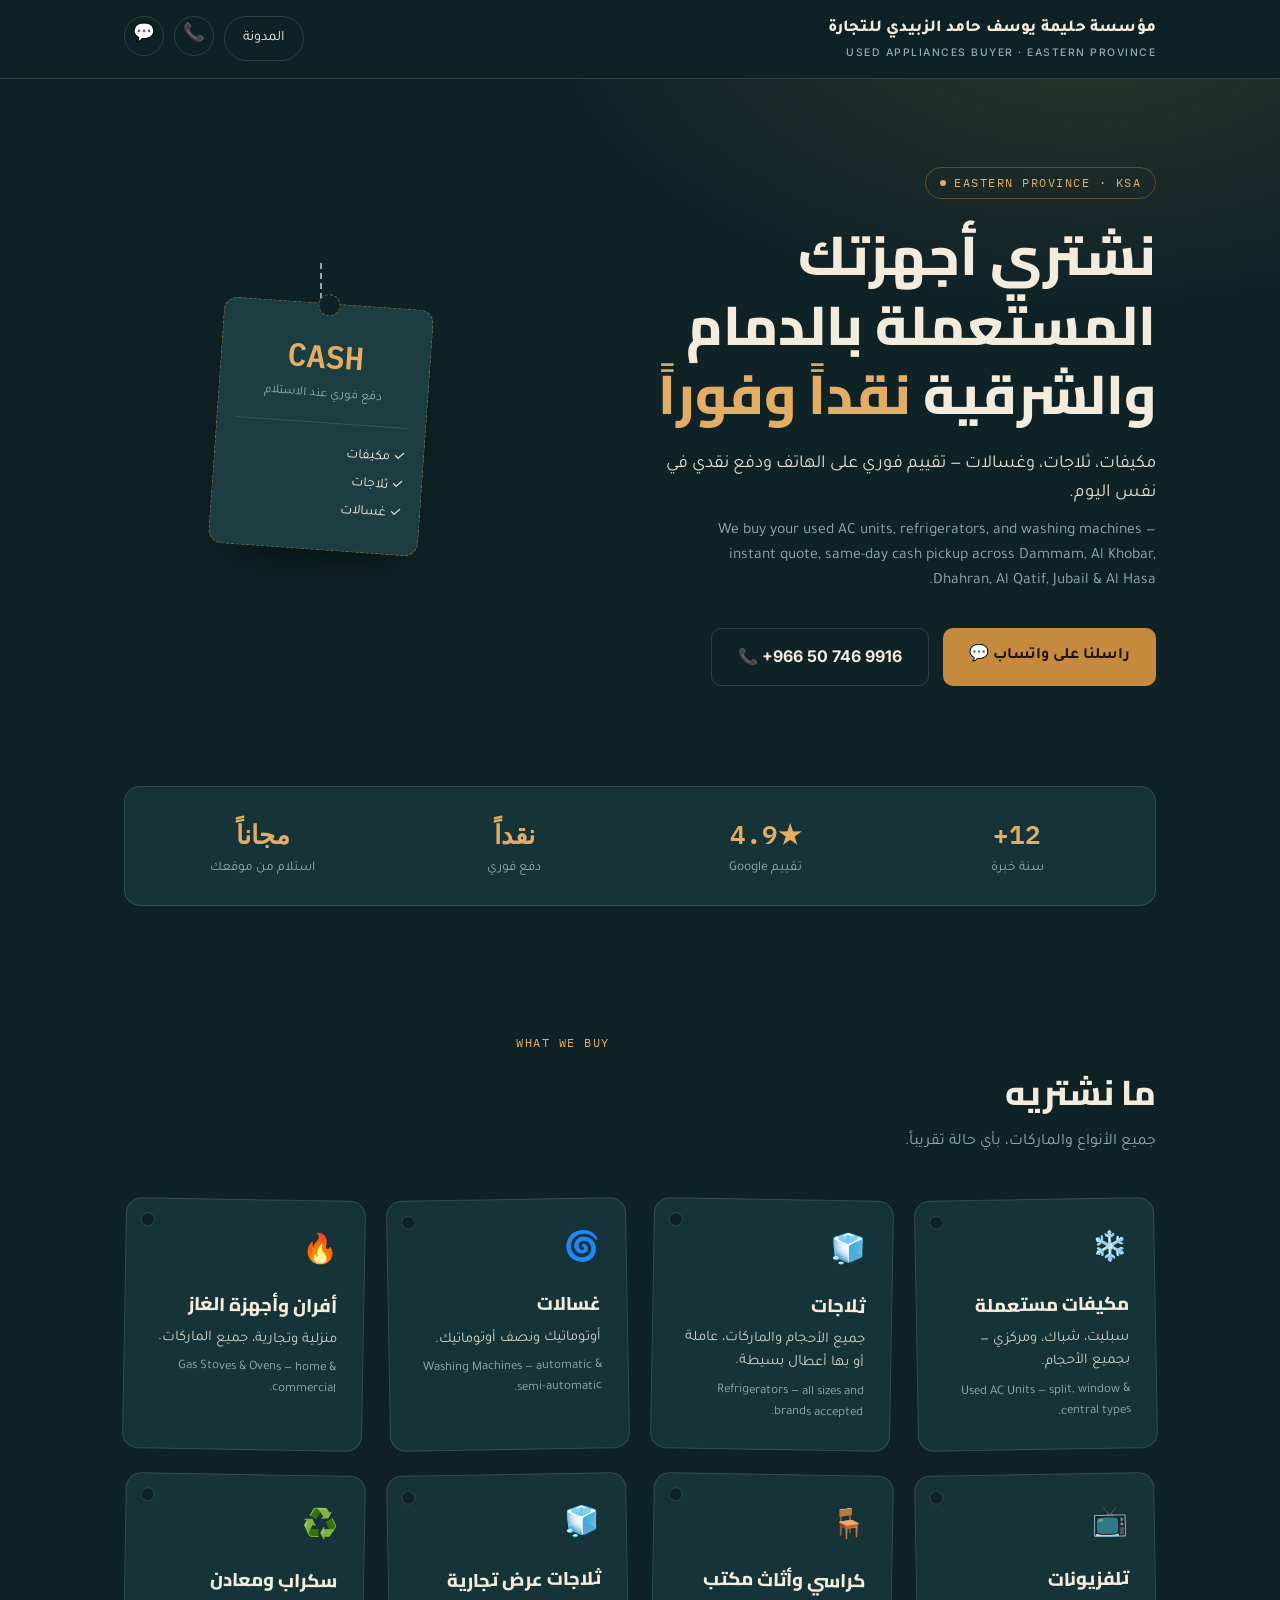
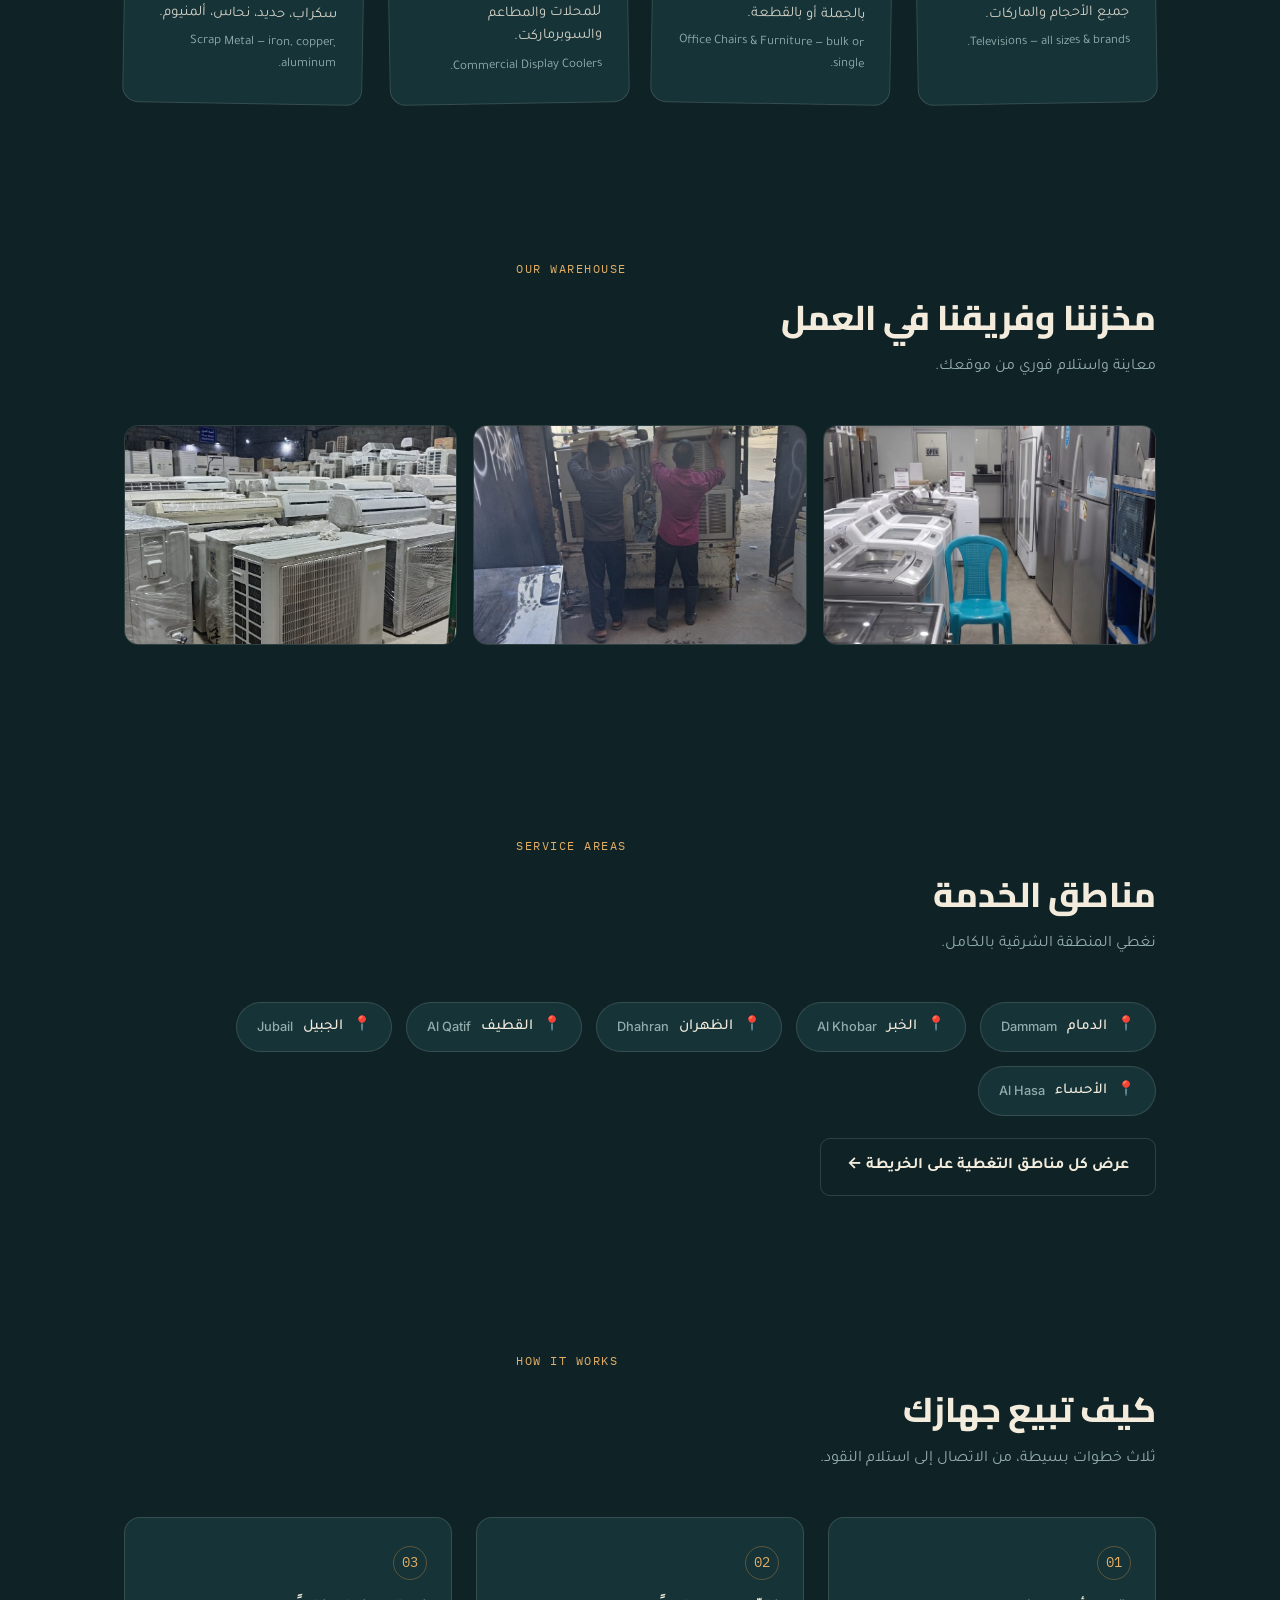
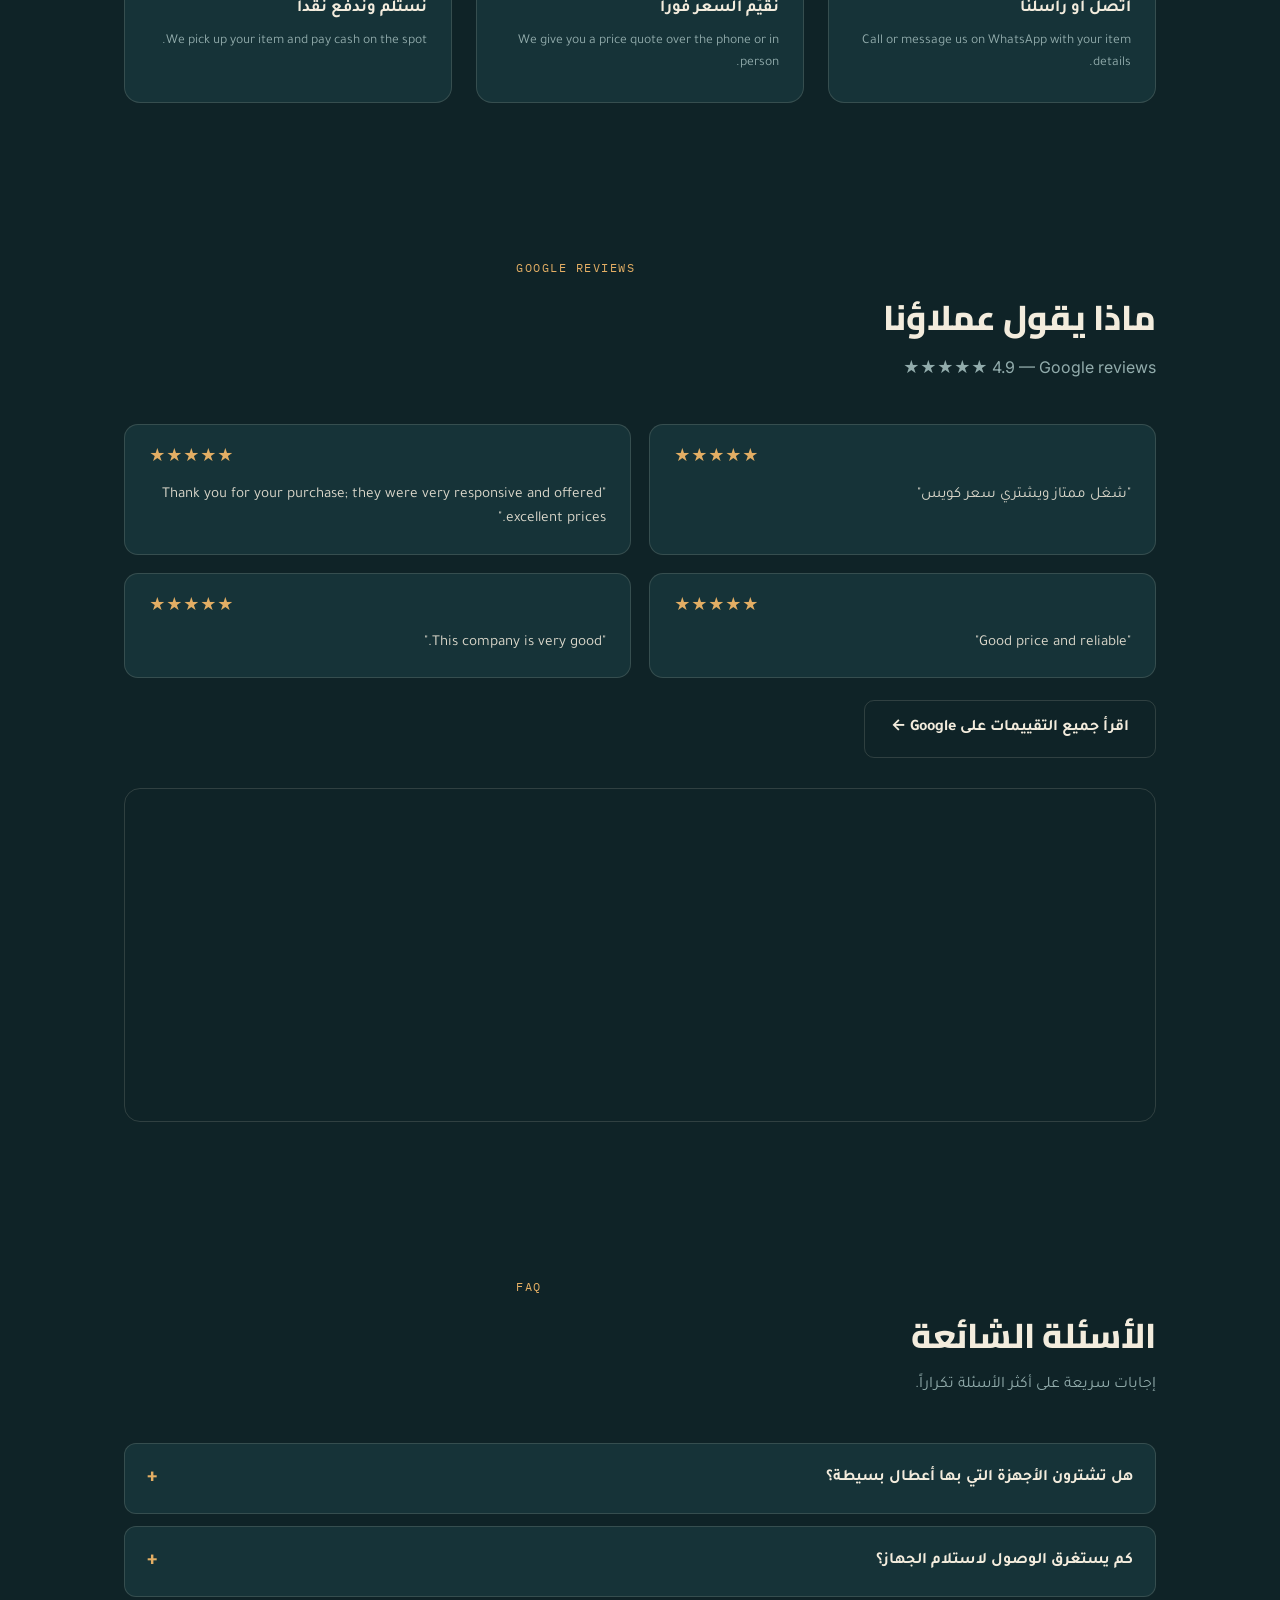
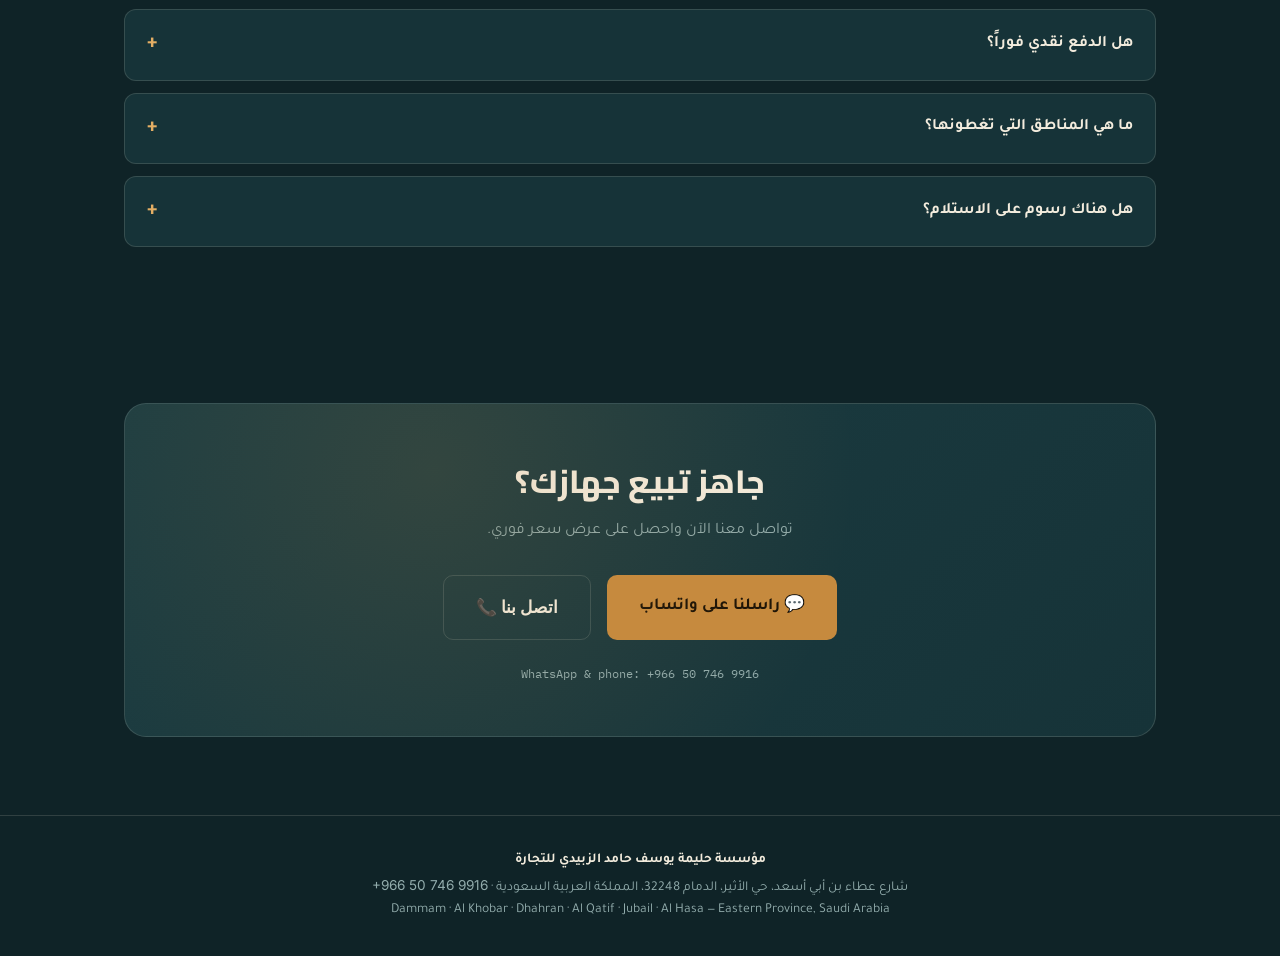
<file: index.html>
<!DOCTYPE html>
<html lang="ar" dir="rtl">
<head>
<!-- Google tag (gtag.js) -->
<script async src="https://www.googletagmanager.com/gtag/js?id=AW-18125519177"></script>
<script>
  window.dataLayer = window.dataLayer || [];
  function gtag(){dataLayer.push(arguments);}
  gtag('js', new Date());
  gtag('config', 'AW-18125519177');

  // Conversion tracking for phone/WhatsApp clicks
  function gtag_report_conversion(url, label) {
    var already_navigated = false;
    var navigate = function () {
      if (already_navigated) return;
      already_navigated = true;
      if (typeof(url) != 'undefined') {
        window.location = url;
      }
    };
    gtag('event', 'conversion', {
        'send_to': 'AW-18125519177/' + label,
        'event_callback': navigate
    });
    setTimeout(navigate, 1000); // safety fallback: never block the user
    return false;
  }
</script>
<meta charset="UTF-8">
<meta name="viewport" content="width=device-width, initial-scale=1.0">
<title>شراء الأجهزة المستعملة بالدمام والخبر نقداً | مؤسسة حليمة الزبيدي</title>
<meta name="description" content="نشتري المكيفات والثلاجات والغسالات والأثاث والسكراب المستعمل في الدمام والخبر والظهران والقطيف والجبيل والأحساء. تقييم فوري، استلام مجاني من موقعك، ودفع نقدي في نفس اليوم. اتصل أو واتساب: 0507469916">
<link rel="canonical" href="https://halimayusuftrading6728-cell.github.io/halima-appliances-website/">
<meta name="robots" content="index, follow">
<meta property="og:type" content="website">
<meta property="og:locale" content="ar_SA">
<meta property="og:site_name" content="مؤسسة حليمة يوسف حامد الزبيدي للتجارة">
<meta property="og:title" content="شراء الأجهزة المستعملة بالدمام والخبر نقداً وفوراً">
<meta property="og:description" content="نشتري المكيفات والثلاجات والغسالات والأثاث والسكراب المستعمل. تقييم فوري واستلام مجاني ودفع نقدي في نفس اليوم.">
<meta property="og:url" content="https://halimayusuftrading6728-cell.github.io/halima-appliances-website/">
<meta property="og:image" content="https://halimayusuftrading6728-cell.github.io/halima-appliances-website/images/shop-interior.jpg">
<link rel="preconnect" href="https://fonts.googleapis.com">
<link rel="preconnect" href="https://fonts.gstatic.com" crossorigin>
<link href="https://fonts.googleapis.com/css2?family=Cairo:wght@700;800;900&family=Tajawal:wght@400;500;700&family=IBM+Plex+Mono:wght@500;600&family=Inter:wght@400;500;600&display=swap" rel="stylesheet">
<link rel="stylesheet" href="style.css">
</head>
<body>

<header>
  <div class="header-inner wrap">
    <div class="brand">
      مؤسسة حليمة يوسف حامد الزبيدي للتجارة
      <small>Used Appliances Buyer · Eastern Province</small>
    </div>
    <div class="header-cta">
      <a class="btn-outline" style="padding:10px 18px; border-radius:100px; font-size:0.9rem;" href="blog.html">المدونة</a>
      <a class="btn-icon" href="tel:+966507469916" title="اتصال" onclick="return gtag_report_conversion(this.href, 'HOLhCPulwtQcEMny9cJD')">📞</a>
      <a class="btn-icon" href="https://wa.me/966507469916" title="واتساب" onclick="return gtag_report_conversion(this.href, 'cvoeCKr2xtQcEMny9cJD')">💬</a>
    </div>
  </div>
</header>

<section class="hero">
  <div class="wrap hero-grid">
    <div>
      <span class="eyebrow">EASTERN PROVINCE · KSA</span>
      <h1>نشتري أجهزتك المستعملة بالدمام والشرقية <span class="accent">نقداً وفوراً</span></h1>
      <p class="lead">مكيفات، ثلاجات، وغسالات — تقييم فوري على الهاتف ودفع نقدي في نفس اليوم.</p>
      <p class="lead-en">We buy your used AC units, refrigerators, and washing machines — instant quote, same-day cash pickup across Dammam, Al Khobar, Dhahran, Al Qatif, Jubail &amp; Al Hasa.</p>
      <div class="hero-actions">
        <a class="btn btn-primary" href="https://wa.me/966507469916" onclick="return gtag_report_conversion(this.href, 'cvoeCKr2xtQcEMny9cJD')">راسلنا على واتساب 💬</a>
        <a class="btn btn-outline ltr" href="tel:+966507469916" onclick="return gtag_report_conversion(this.href, 'HOLhCPulwtQcEMny9cJD')">📞 +966 50 746 9916</a>
      </div>
    </div>
    <div class="tag-wrap">
      <div class="tag-string"></div>
      <div class="cash-tag">
        <div class="amount">CASH</div>
        <div class="amount-label">دفع فوري عند الاستلام</div>
        <div class="divider"></div>
        <ul>
          <li>✓ مكيفات</li>
          <li>✓ ثلاجات</li>
          <li>✓ غسالات</li>
        </ul>
      </div>
    </div>
  </div>
</section>

<section id="trust" style="padding:0 0 50px;">
  <div class="wrap">
    <div class="trust-bar">
      <div class="trust-item">
        <div class="trust-num">+12</div>
        <div class="trust-label">سنة خبرة</div>
      </div>
      <div class="trust-item">
        <div class="trust-num">4.9★</div>
        <div class="trust-label">تقييم Google</div>
      </div>
      <div class="trust-item">
        <div class="trust-num">نقداً</div>
        <div class="trust-label">دفع فوري</div>
      </div>
      <div class="trust-item">
        <div class="trust-num">مجاناً</div>
        <div class="trust-label">استلام من موقعك</div>
      </div>
    </div>
  </div>
</section>

<section id="items">
  <div class="wrap">
    <div class="section-head">
      <span class="section-tag">WHAT WE BUY</span>
      <h2>ما نشتريه</h2>
      <p>جميع الأنواع والماركات، بأي حالة تقريباً.</p>
    </div>
    <div class="items-grid">
      <a class="item-tag" href="ac.html">
        <div class="hole"></div>
        <div class="icon">❄️</div>
        <h3>مكيفات مستعملة</h3>
        <p class="ar">سبليت، شباك، ومركزي — بجميع الأحجام.</p>
        <p class="en">Used AC Units — split, window &amp; central types.</p>
      </a>
      <a class="item-tag" href="fridge.html">
        <div class="hole"></div>
        <div class="icon">🧊</div>
        <h3>ثلاجات</h3>
        <p class="ar">جميع الأحجام والماركات، عاملة أو بها أعطال بسيطة.</p>
        <p class="en">Refrigerators — all sizes and brands accepted.</p>
      </a>
      <a class="item-tag" href="washer.html">
        <div class="hole"></div>
        <div class="icon">🌀</div>
        <h3>غسالات</h3>
        <p class="ar">أوتوماتيك ونصف أوتوماتيك.</p>
        <p class="en">Washing Machines — automatic &amp; semi-automatic.</p>
      </a>
      <a class="item-tag" href="oven.html">
        <div class="hole"></div>
        <div class="icon">🔥</div>
        <h3>أفران وأجهزة الغاز</h3>
        <p class="ar">منزلية وتجارية، جميع الماركات.</p>
        <p class="en">Gas Stoves &amp; Ovens — home &amp; commercial.</p>
      </a>
      <a class="item-tag" href="tv.html">
        <div class="hole"></div>
        <div class="icon">📺</div>
        <h3>تلفزيونات</h3>
        <p class="ar">جميع الأحجام والماركات.</p>
        <p class="en">Televisions — all sizes &amp; brands.</p>
      </a>
      <a class="item-tag" href="chairs.html">
        <div class="hole"></div>
        <div class="icon">🪑</div>
        <h3>كراسي وأثاث مكتب</h3>
        <p class="ar">بالجملة أو بالقطعة.</p>
        <p class="en">Office Chairs &amp; Furniture — bulk or single.</p>
      </a>
      <a class="item-tag" href="coolers.html">
        <div class="hole"></div>
        <div class="icon">🧊</div>
        <h3>ثلاجات عرض تجارية</h3>
        <p class="ar">للمحلات والمطاعم والسوبرماركت.</p>
        <p class="en">Commercial Display Coolers.</p>
      </a>
      <a class="item-tag" href="scrap.html">
        <div class="hole"></div>
        <div class="icon">♻️</div>
        <h3>سكراب ومعادن</h3>
        <p class="ar">سكراب، حديد، نحاس، ألمنيوم.</p>
        <p class="en">Scrap Metal — iron, copper, aluminum.</p>
      </a>
    </div>
  </div>
</section>

<section id="warehouse">
  <div class="wrap">
    <div class="section-head">
      <span class="section-tag">OUR WAREHOUSE</span>
      <h2>مخزننا وفريقنا في العمل</h2>
      <p>معاينة واستلام فوري من موقعك.</p>
    </div>
    <div class="gallery">
      <img src="images/shop-interior.jpg" alt="مخزن شراء الأجهزة المستعملة في الدمام - مؤسسة حليمة الزبيدي" loading="lazy">
      <img src="images/pickup-loading.jpg" alt="استلام أجهزة مستعملة من منزل العميل في الدمام والخبر" loading="lazy">
      <img src="images/ac-4-warehouse.jpg" alt="مكيفات مستعملة في مخزننا بالدمام" loading="lazy">
    </div>
  </div>
</section>

<section id="areas">
  <div class="wrap">
    <div class="section-head">
      <span class="section-tag">SERVICE AREAS</span>
      <h2>مناطق الخدمة</h2>
      <p>نغطي المنطقة الشرقية بالكامل.</p>
    </div>
    <div class="areas-row">
      <div class="area-pin">الدمام <span class="en ltr">Dammam</span></div>
      <div class="area-pin">الخبر <span class="en ltr">Al Khobar</span></div>
      <div class="area-pin">الظهران <span class="en ltr">Dhahran</span></div>
      <div class="area-pin">القطيف <span class="en ltr">Al Qatif</span></div>
      <div class="area-pin">الجبيل <span class="en ltr">Jubail</span></div>
      <div class="area-pin">الأحساء <span class="en ltr">Al Hasa</span></div>
    </div>
    <a class="btn btn-outline" style="margin-top:22px; display:inline-flex;" href="areas.html">عرض كل مناطق التغطية على الخريطة ←</a>
  </div>
</section>

<section id="how">
  <div class="wrap">
    <div class="section-head">
      <span class="section-tag">HOW IT WORKS</span>
      <h2>كيف تبيع جهازك</h2>
      <p>ثلاث خطوات بسيطة، من الاتصال إلى استلام النقود.</p>
    </div>
    <div class="steps">
      <div class="step">
        <div class="num mono">01</div>
        <h3>اتصل أو راسلنا</h3>
        <p class="en">Call or message us on WhatsApp with your item details.</p>
      </div>
      <div class="step">
        <div class="num mono">02</div>
        <h3>نقيّم السعر فوراً</h3>
        <p class="en">We give you a price quote over the phone or in person.</p>
      </div>
      <div class="step">
        <div class="num mono">03</div>
        <h3>نستلم وندفع نقداً</h3>
        <p class="en">We pick up your item and pay cash on the spot.</p>
      </div>
    </div>
  </div>
</section>

<section id="reviews">
  <div class="wrap">
    <div class="section-head">
      <span class="section-tag">GOOGLE REVIEWS</span>
      <h2>ماذا يقول عملاؤنا</h2>
      <p class="ltr" style="direction:ltr; text-align:right; color:var(--text-muted);">★★★★★ 4.9 — Google reviews</p>
    </div>
    <div class="reviews-grid">
      <div class="review-card">
        <div class="stars">★★★★★</div>
        <p>"شغل ممتاز ويشتري سعر كويس"</p>
      </div>
      <div class="review-card">
        <div class="stars">★★★★★</div>
        <p>"Thank you for your purchase; they were very responsive and offered excellent prices."</p>
      </div>
      <div class="review-card">
        <div class="stars">★★★★★</div>
        <p>"Good price and reliable"</p>
      </div>
      <div class="review-card">
        <div class="stars">★★★★★</div>
        <p>"This company is very good."</p>
      </div>
    </div>
    <a class="btn btn-outline" style="margin-top:22px; display:inline-flex;" href="https://maps.google.com/?cid=9947942614854256380" target="_blank">اقرأ جميع التقييمات على Google ←</a>

    <div class="map-embed">
      <iframe title="موقع مؤسسة حليمة الزبيدي على الخريطة - حي الأثير، الدمام" src="https://www.google.com/maps?q=26.426189,50.0625393&hl=ar&z=15&output=embed" width="100%" height="320" style="border:0; border-radius:16px;" allowfullscreen="" loading="lazy"></iframe>
    </div>
  </div>
</section>

<section id="faq">
  <div class="wrap">
    <div class="section-head">
      <span class="section-tag">FAQ</span>
      <h2>الأسئلة الشائعة</h2>
      <p>إجابات سريعة على أكثر الأسئلة تكراراً.</p>
    </div>
    <div class="faq-list">
      <details class="faq-item">
        <summary>هل تشترون الأجهزة التي بها أعطال بسيطة؟</summary>
        <p>نعم، نشتري معظم الأجهزة حتى لو كان بها عطل بسيط. أخبرنا بالتفاصيل عبر الهاتف أو الواتساب وسنقيّم السعر فوراً.</p>
      </details>
      <details class="faq-item">
        <summary>كم يستغرق الوصول لاستلام الجهاز؟</summary>
        <p>غالباً نصل في نفس اليوم بعد الاتفاق على السعر، حسب موقعك والوقت المتاح لدينا.</p>
      </details>
      <details class="faq-item">
        <summary>هل الدفع نقدي فوراً؟</summary>
        <p>نعم، ندفع نقداً كاملاً عند استلام الجهاز مباشرة من موقعك.</p>
      </details>
      <details class="faq-item">
        <summary>ما هي المناطق التي تغطونها؟</summary>
        <p>نغطي المنطقة الشرقية: الدمام، الخبر، الظهران، القطيف، الجبيل، والأحساء.</p>
      </details>
      <details class="faq-item">
        <summary>هل هناك رسوم على الاستلام؟</summary>
        <p>لا، خدمة الاستلام من موقعك مجانية بالكامل ضمن مناطق الخدمة.</p>
      </details>
    </div>
  </div>
</section>

<section id="contact">
  <div class="wrap">
    <div class="contact-panel">
      <h2>جاهز تبيع جهازك؟</h2>
      <p>تواصل معنا الآن واحصل على عرض سعر فوري.</p>
      <div class="contact-actions">
        <a class="btn btn-primary btn-lg" href="https://wa.me/966507469916" onclick="return gtag_report_conversion(this.href, 'cvoeCKr2xtQcEMny9cJD')">💬 راسلنا على واتساب</a>
        <a class="btn btn-outline btn-lg ltr" href="tel:+966507469916" onclick="return gtag_report_conversion(this.href, 'HOLhCPulwtQcEMny9cJD')">📞 اتصل بنا</a>
      </div>
      <div class="contact-note">WhatsApp &amp; phone: +966 50 746 9916</div>
    </div>
  </div>
</section>

<footer>
  <div class="wrap">
    <div class="biz">مؤسسة حليمة يوسف حامد الزبيدي للتجارة</div>
    <address style="font-style:normal;">شارع عطاء بن أبي أسعد، حي الأثير، الدمام 32248، المملكة العربية السعودية · <a href="tel:+966507469916" class="ltr">+966 50 746 9916</a></address>
    <div>Dammam · Al Khobar · Dhahran · Al Qatif · Jubail · Al Hasa — Eastern Province, Saudi Arabia</div>
  </div>
</footer>

<div class="sticky-bar">
  <a href="tel:+966507469916" class="sticky-btn sticky-call" onclick="return gtag_report_conversion(this.href, 'HOLhCPulwtQcEMny9cJD')">📞 اتصل الآن</a>
  <a href="https://wa.me/966507469916" class="sticky-btn sticky-wa" onclick="return gtag_report_conversion(this.href, 'cvoeCKr2xtQcEMny9cJD')">💬 واتساب</a>
</div>

<script type="application/ld+json">
{
  "@context": "https://schema.org",
  "@type": "LocalBusiness",
  "@id": "https://halimayusuftrading6728-cell.github.io/halima-appliances-website/#business",
  "name": "مؤسسة حليمة يوسف حامد الزبيدي للتجارة",
  "alternateName": "Halima Yousef Hamed Al-Zubaidi Trading Est.",
  "description": "نشتري الأجهزة المستعملة نقداً: مكيفات، ثلاجات، غسالات، أفران، تلفزيونات، أثاث مكتبي، ثلاجات عرض تجارية، وسكراب. استلام مجاني من موقعك في المنطقة الشرقية.",
  "url": "https://halimayusuftrading6728-cell.github.io/halima-appliances-website/",
  "image": "https://halimayusuftrading6728-cell.github.io/halima-appliances-website/images/shop-interior.jpg",
  "telephone": "+966507469916",
  "priceRange": "$$",
  "address": {
    "@type": "PostalAddress",
    "streetAddress": "شارع عطاء بن أبي أسعد، حي الأثير",
    "addressLocality": "الدمام",
    "postalCode": "32248",
    "addressRegion": "المنطقة الشرقية",
    "addressCountry": "SA"
  },
  "geo": {
    "@type": "GeoCoordinates",
    "latitude": 26.426189,
    "longitude": 50.0625393
  },
  "hasMap": "https://maps.google.com/?cid=9947942614854256380",
  "areaServed": [
    {"@type": "City", "name": "الدمام"},
    {"@type": "City", "name": "الخبر"},
    {"@type": "City", "name": "الظهران"},
    {"@type": "City", "name": "القطيف"},
    {"@type": "City", "name": "الجبيل"},
    {"@type": "City", "name": "الأحساء"}
  ],
  "knowsAbout": ["شراء مكيفات مستعملة", "شراء ثلاجات مستعملة", "شراء غسالات مستعملة", "شراء أثاث مكتبي مستعمل", "شراء سكراب"],
  "sameAs": [
    "https://maps.google.com/?cid=9947942614854256380",
    "https://www.youtube.com/@usedfurnituredammamm"
  ]
}
</script>
<script type="application/ld+json">
{
  "@context": "https://schema.org",
  "@type": "FAQPage",
  "mainEntity": [
    {"@type": "Question", "name": "هل تشترون الأجهزة التي بها أعطال بسيطة؟",
     "acceptedAnswer": {"@type": "Answer", "text": "نعم، نشتري معظم الأجهزة حتى لو كان بها عطل بسيط. أخبرنا بالتفاصيل عبر الهاتف أو الواتساب وسنقيّم السعر فوراً."}},
    {"@type": "Question", "name": "كم يستغرق الوصول لاستلام الجهاز؟",
     "acceptedAnswer": {"@type": "Answer", "text": "غالباً نصل في نفس اليوم بعد الاتفاق على السعر، حسب موقعك والوقت المتاح لدينا."}},
    {"@type": "Question", "name": "هل الدفع نقدي فوراً؟",
     "acceptedAnswer": {"@type": "Answer", "text": "نعم، ندفع نقداً كاملاً عند استلام الجهاز مباشرة من موقعك."}},
    {"@type": "Question", "name": "ما هي المناطق التي تغطونها؟",
     "acceptedAnswer": {"@type": "Answer", "text": "نغطي المنطقة الشرقية: الدمام، الخبر، الظهران، القطيف، الجبيل، والأحساء."}},
    {"@type": "Question", "name": "هل هناك رسوم على الاستلام؟",
     "acceptedAnswer": {"@type": "Answer", "text": "لا، خدمة الاستلام من موقعك مجانية بالكامل ضمن مناطق الخدمة."}}
  ]
}
</script>

</body>
</html>
</file>
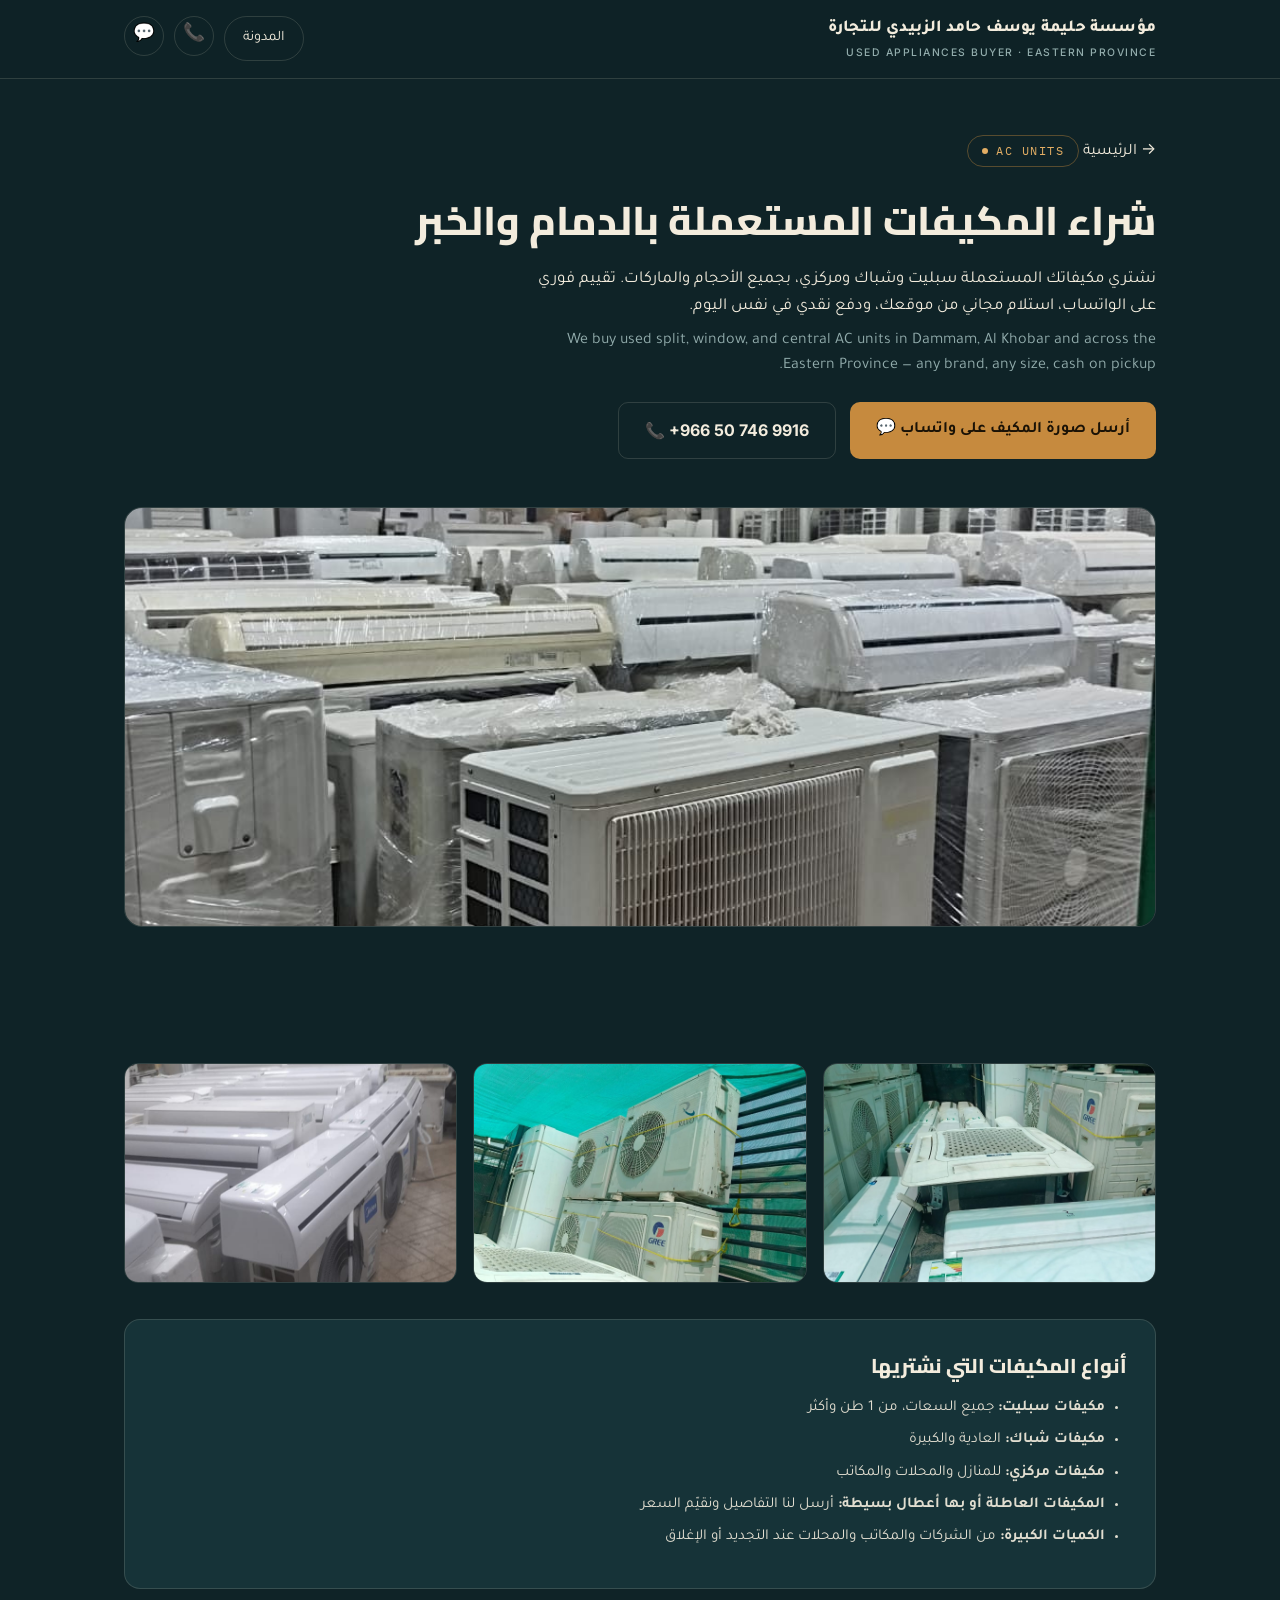
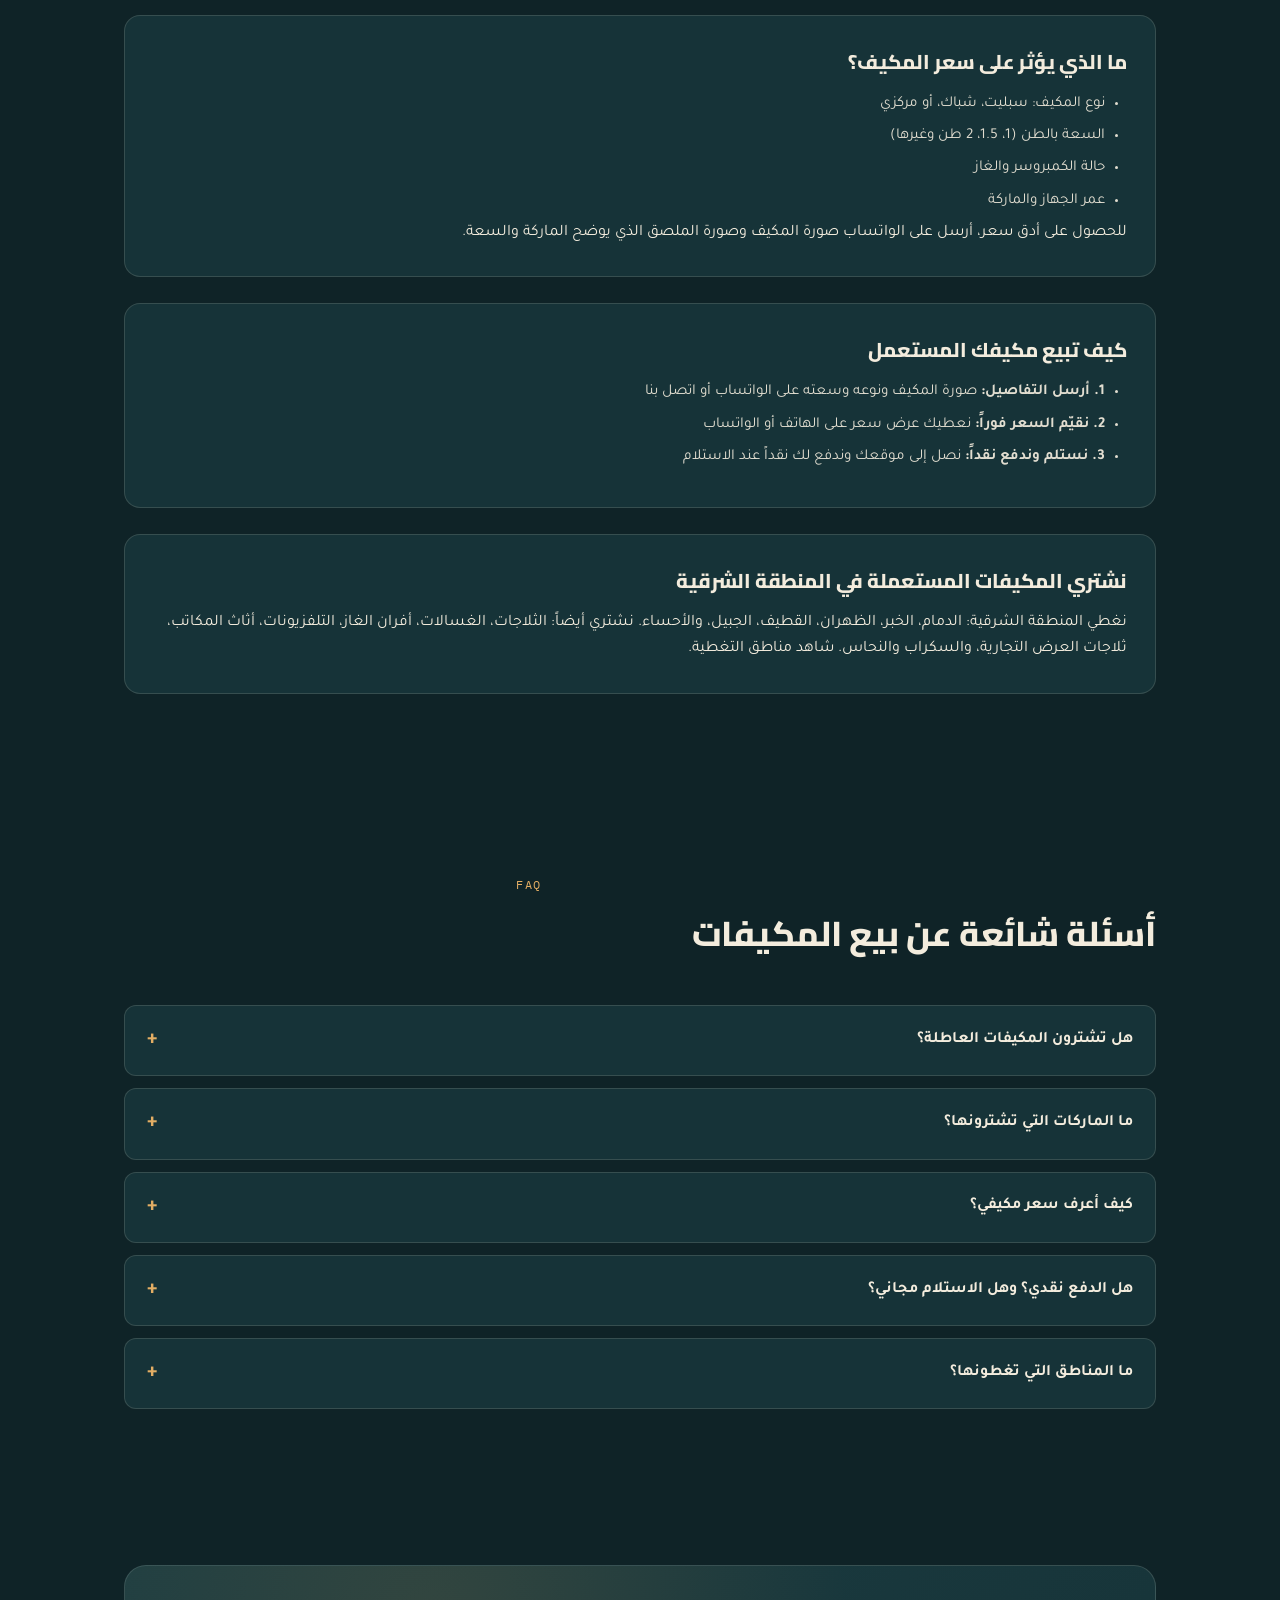
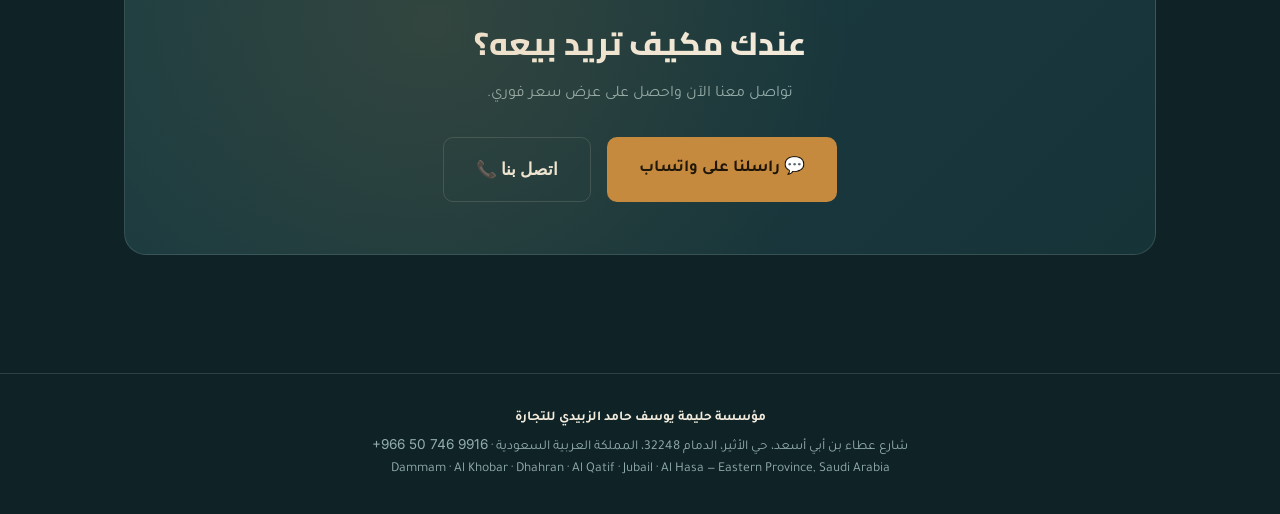
<file: ac.html>
<!DOCTYPE html>
<html lang="ar" dir="rtl">
<head>
<!-- Google tag (gtag.js) -->
<script async src="https://www.googletagmanager.com/gtag/js?id=AW-18125519177"></script>
<script>
  window.dataLayer = window.dataLayer || [];
  function gtag(){dataLayer.push(arguments);}
  gtag('js', new Date());
  gtag('config', 'AW-18125519177');

  // Conversion tracking for phone/WhatsApp clicks
  function gtag_report_conversion(url, label) {
    var already_navigated = false;
    var navigate = function () {
      if (already_navigated) return;
      already_navigated = true;
      if (typeof(url) != 'undefined') {
        window.location = url;
      }
    };
    gtag('event', 'conversion', {
        'send_to': 'AW-18125519177/' + label,
        'event_callback': navigate
    });
    setTimeout(navigate, 1000); // safety fallback: never block the user
    return false;
  }
</script>
<meta charset="UTF-8">
<meta name="viewport" content="width=device-width, initial-scale=1.0">
<title>شراء المكيفات المستعملة بالدمام والخبر نقداً | مؤسسة حليمة الزبيدي</title>
<meta name="description" content="نشتري المكيفات المستعملة سبليت وشباك ومركزي بجميع الماركات في الدمام والخبر والظهران والقطيف والجبيل والأحساء. تقييم فوري، استلام مجاني، ودفع نقدي في نفس اليوم. واتساب: 0507469916">
<link rel="canonical" href="https://halimayusuftrading6728-cell.github.io/halima-appliances-website/ac.html">
<meta name="robots" content="index, follow">
<meta property="og:type" content="website">
<meta property="og:locale" content="ar_SA">
<meta property="og:site_name" content="مؤسسة حليمة يوسف حامد الزبيدي للتجارة">
<meta property="og:title" content="نشتري مكيفاتك المستعملة بالدمام والخبر نقداً">
<meta property="og:description" content="سبليت، شباك، ومركزي بجميع الماركات. تقييم فوري واستلام مجاني ودفع نقدي في نفس اليوم.">
<meta property="og:url" content="https://halimayusuftrading6728-cell.github.io/halima-appliances-website/ac.html">
<meta property="og:image" content="https://halimayusuftrading6728-cell.github.io/halima-appliances-website/images/ac-4-warehouse.jpg">
<link rel="preconnect" href="https://fonts.googleapis.com">
<link rel="preconnect" href="https://fonts.gstatic.com" crossorigin>
<link href="https://fonts.googleapis.com/css2?family=Cairo:wght@700;800;900&family=Tajawal:wght@400;500;700&family=IBM+Plex+Mono:wght@500;600&family=Inter:wght@400;500;600&display=swap" rel="stylesheet">
<link rel="stylesheet" href="style.css">
</head>
<body>

<header>
  <div class="header-inner wrap">
    <div class="brand">
      <a href="index.html" style="color:inherit; text-decoration:none;">مؤسسة حليمة يوسف حامد الزبيدي للتجارة</a>
      <small>Used Appliances Buyer · Eastern Province</small>
    </div>
    <div class="header-cta">
      <a class="btn-outline" style="padding:10px 18px; border-radius:100px; font-size:0.9rem;" href="blog.html">المدونة</a>
      <a class="btn-icon" href="tel:+966507469916" title="اتصال" onclick="return gtag_report_conversion(this.href, 'HOLhCPulwtQcEMny9cJD')">📞</a>
      <a class="btn-icon" href="https://wa.me/966507469916?text=%D8%A7%D9%84%D8%B3%D9%84%D8%A7%D9%85%20%D8%B9%D9%84%D9%8A%D9%83%D9%85%D8%8C%20%D8%B9%D9%86%D8%AF%D9%8A%20%D9%85%D9%83%D9%8A%D9%81%20%D9%85%D8%B3%D8%AA%D8%B9%D9%85%D9%84%20%D9%84%D9%84%D8%A8%D9%8A%D8%B9" title="واتساب" onclick="return gtag_report_conversion(this.href, 'cvoeCKr2xtQcEMny9cJD')">💬</a>
    </div>
  </div>
</header>

<section class="cat-hero">
  <div class="wrap">
    <a class="back-link" href="index.html">→ الرئيسية</a>
    <span class="eyebrow">AC UNITS</span>
    <h1>شراء المكيفات المستعملة بالدمام والخبر</h1>
    <p class="ar">نشتري مكيفاتك المستعملة سبليت وشباك ومركزي، بجميع الأحجام والماركات. تقييم فوري على الواتساب، استلام مجاني من موقعك، ودفع نقدي في نفس اليوم.</p>
    <p class="en">We buy used split, window, and central AC units in Dammam, Al Khobar and across the Eastern Province — any brand, any size, cash on pickup.</p>
    <div class="hero-actions" style="margin:22px 0;">
      <a class="btn btn-primary" href="https://wa.me/966507469916?text=%D8%A7%D9%84%D8%B3%D9%84%D8%A7%D9%85%20%D8%B9%D9%84%D9%8A%D9%83%D9%85%D8%8C%20%D8%B9%D9%86%D8%AF%D9%8A%20%D9%85%D9%83%D9%8A%D9%81%20%D9%85%D8%B3%D8%AA%D8%B9%D9%85%D9%84%20%D9%84%D9%84%D8%A8%D9%8A%D8%B9" onclick="return gtag_report_conversion(this.href, 'cvoeCKr2xtQcEMny9cJD')">أرسل صورة المكيف على واتساب 💬</a>
      <a class="btn btn-outline ltr" href="tel:+966507469916" onclick="return gtag_report_conversion(this.href, 'HOLhCPulwtQcEMny9cJD')">📞 +966 50 746 9916</a>
    </div>
    <img src="images/ac-4-warehouse.jpg" alt="مكيفات مستعملة في مخزننا بالدمام">
  </div>
</section>

<section>
  <div class="wrap">
    <div class="gallery">
      <img src="images/ac-1.jpg" alt="شراء مكيف سبليت مستعمل في الدمام" loading="lazy">
      <img src="images/ac-2.jpg" alt="مكيفات مستعملة تم شراؤها من عملائنا في الخبر" loading="lazy">
      <img src="images/ac-3.jpg" alt="نشتري المكيفات المستعملة بجميع الماركات" loading="lazy">
    </div>

    <div class="info-block">
      <h2>أنواع المكيفات التي نشتريها</h2>
      <ul>
        <li><strong>مكيفات سبليت:</strong> جميع السعات، من 1 طن وأكثر</li>
        <li><strong>مكيفات شباك:</strong> العادية والكبيرة</li>
        <li><strong>مكيفات مركزي:</strong> للمنازل والمحلات والمكاتب</li>
        <li><strong>المكيفات العاطلة أو بها أعطال بسيطة:</strong> أرسل لنا التفاصيل ونقيّم السعر</li>
        <li><strong>الكميات الكبيرة:</strong> من الشركات والمكاتب والمحلات عند التجديد أو الإغلاق</li>
      </ul>
    </div>
    <div class="info-block">
      <h2>ما الذي يؤثر على سعر المكيف؟</h2>
      <ul>
        <li>نوع المكيف: سبليت، شباك، أو مركزي</li>
        <li>السعة بالطن (1، 1.5، 2 طن وغيرها)</li>
        <li>حالة الكمبروسر والغاز</li>
        <li>عمر الجهاز والماركة</li>
      </ul>
      <p>للحصول على أدق سعر، أرسل على الواتساب صورة المكيف وصورة الملصق الذي يوضح الماركة والسعة.</p>
    </div>
    <div class="info-block">
      <h2>كيف تبيع مكيفك المستعمل</h2>
      <ul>
        <li><strong>1. أرسل التفاصيل:</strong> صورة المكيف ونوعه وسعته على الواتساب أو اتصل بنا</li>
        <li><strong>2. نقيّم السعر فوراً:</strong> نعطيك عرض سعر على الهاتف أو الواتساب</li>
        <li><strong>3. نستلم وندفع نقداً:</strong> نصل إلى موقعك وندفع لك نقداً عند الاستلام</li>
      </ul>
    </div>
    <div class="info-block">
      <h2>نشتري المكيفات المستعملة في المنطقة الشرقية</h2>
      <p>نغطي المنطقة الشرقية: الدمام، الخبر، الظهران، القطيف، الجبيل، والأحساء. نشتري أيضاً: <a href="fridge.html">الثلاجات</a>، <a href="washer.html">الغسالات</a>، <a href="oven.html">أفران الغاز</a>، <a href="tv.html">التلفزيونات</a>، <a href="chairs.html">أثاث المكاتب</a>، <a href="coolers.html">ثلاجات العرض التجارية</a>، و<a href="scrap.html">السكراب والنحاس</a>. <a href="areas.html">شاهد مناطق التغطية</a>.</p>
    </div>
  </div>
</section>

<section id="faq">
  <div class="wrap">
    <div class="section-head">
      <span class="section-tag">FAQ</span>
      <h2>أسئلة شائعة عن بيع المكيفات</h2>
    </div>
    <div class="faq-list">
      <details class="faq-item">
        <summary>هل تشترون المكيفات العاطلة؟</summary>
        <p>نعم، نشتري معظم المكيفات حتى لو كان بها عطل بسيط. أرسل لنا التفاصيل على الواتساب وسنقيّم السعر حسب حالة المكيف. والمكيفات التالفة تماماً نشتريها كسكراب.</p>
      </details>
      <details class="faq-item">
        <summary>ما الماركات التي تشترونها؟</summary>
        <p>نشتري جميع الماركات والسعات، سبليت وشباك ومركزي.</p>
      </details>
      <details class="faq-item">
        <summary>كيف أعرف سعر مكيفي؟</summary>
        <p>أرسل صورة المكيف وصورة الملصق الذي يوضح الماركة والسعة على الواتساب، ونعطيك عرض سعر فوري.</p>
      </details>
      <details class="faq-item">
        <summary>هل الدفع نقدي؟ وهل الاستلام مجاني؟</summary>
        <p>نعم، ندفع نقداً كاملاً عند الاستلام، وخدمة الاستلام من موقعك مجانية ضمن مناطق الخدمة.</p>
      </details>
      <details class="faq-item">
        <summary>ما المناطق التي تغطونها؟</summary>
        <p>نغطي المنطقة الشرقية: الدمام، الخبر، الظهران، القطيف، الجبيل، والأحساء.</p>
      </details>
    </div>
  </div>
</section>

<section>
  <div class="wrap">
    <div class="contact-panel" style="margin-bottom:40px;">
      <h2>عندك مكيف تريد بيعه؟</h2>
      <p>تواصل معنا الآن واحصل على عرض سعر فوري.</p>
      <div class="contact-actions">
        <a class="btn btn-primary btn-lg" href="https://wa.me/966507469916?text=%D8%A7%D9%84%D8%B3%D9%84%D8%A7%D9%85%20%D8%B9%D9%84%D9%8A%D9%83%D9%85%D8%8C%20%D8%B9%D9%86%D8%AF%D9%8A%20%D9%85%D9%83%D9%8A%D9%81%20%D9%85%D8%B3%D8%AA%D8%B9%D9%85%D9%84%20%D9%84%D9%84%D8%A8%D9%8A%D8%B9" onclick="return gtag_report_conversion(this.href, 'cvoeCKr2xtQcEMny9cJD')">💬 راسلنا على واتساب</a>
        <a class="btn btn-outline btn-lg ltr" href="tel:+966507469916" onclick="return gtag_report_conversion(this.href, 'HOLhCPulwtQcEMny9cJD')">📞 اتصل بنا</a>
      </div>
    </div>
  </div>
</section>

<footer>
  <div class="wrap">
    <div class="biz">مؤسسة حليمة يوسف حامد الزبيدي للتجارة</div>
    <address style="font-style:normal;">شارع عطاء بن أبي أسعد، حي الأثير، الدمام 32248، المملكة العربية السعودية · <a href="tel:+966507469916" class="ltr">+966 50 746 9916</a></address>
    <div>Dammam · Al Khobar · Dhahran · Al Qatif · Jubail · Al Hasa — Eastern Province, Saudi Arabia</div>
  </div>
</footer>

<div class="sticky-bar">
  <a href="tel:+966507469916" class="sticky-btn sticky-call" onclick="return gtag_report_conversion(this.href, 'HOLhCPulwtQcEMny9cJD')">📞 اتصل الآن</a>
  <a href="https://wa.me/966507469916?text=%D8%A7%D9%84%D8%B3%D9%84%D8%A7%D9%85%20%D8%B9%D9%84%D9%8A%D9%83%D9%85%D8%8C%20%D8%B9%D9%86%D8%AF%D9%8A%20%D9%85%D9%83%D9%8A%D9%81%20%D9%85%D8%B3%D8%AA%D8%B9%D9%85%D9%84%20%D9%84%D9%84%D8%A8%D9%8A%D8%B9" class="sticky-btn sticky-wa" onclick="return gtag_report_conversion(this.href, 'cvoeCKr2xtQcEMny9cJD')">💬 واتساب</a>
</div>

<script type="application/ld+json">
{
  "@context": "https://schema.org",
  "@type": "Service",
  "name": "شراء المكيفات المستعملة",
  "serviceType": "شراء المكيفات المستعملة",
  "description": "نشتري المكيفات المستعملة سبليت وشباك ومركزي بجميع الماركات، مع استلام مجاني ودفع نقدي في المنطقة الشرقية.",
  "url": "https://halimayusuftrading6728-cell.github.io/halima-appliances-website/ac.html",
  "provider": {
    "@type": "LocalBusiness",
    "@id": "https://halimayusuftrading6728-cell.github.io/halima-appliances-website/#business",
    "name": "مؤسسة حليمة يوسف حامد الزبيدي للتجارة",
    "telephone": "+966507469916",
    "address": {
      "@type": "PostalAddress",
      "streetAddress": "شارع عطاء بن أبي أسعد، حي الأثير",
      "addressLocality": "الدمام",
      "postalCode": "32248",
      "addressCountry": "SA"
    }
  },
  "areaServed": [
    {
      "@type": "City",
      "name": "الدمام"
    },
    {
      "@type": "City",
      "name": "الخبر"
    },
    {
      "@type": "City",
      "name": "الظهران"
    },
    {
      "@type": "City",
      "name": "القطيف"
    },
    {
      "@type": "City",
      "name": "الجبيل"
    },
    {
      "@type": "City",
      "name": "الأحساء"
    }
  ]
}
</script>
<script type="application/ld+json">
{
  "@context": "https://schema.org",
  "@type": "BreadcrumbList",
  "itemListElement": [
    {
      "@type": "ListItem",
      "position": 1,
      "name": "الرئيسية",
      "item": "https://halimayusuftrading6728-cell.github.io/halima-appliances-website/"
    },
    {
      "@type": "ListItem",
      "position": 2,
      "name": "شراء المكيفات المستعملة",
      "item": "https://halimayusuftrading6728-cell.github.io/halima-appliances-website/ac.html"
    }
  ]
}
</script>
<script type="application/ld+json">
{
  "@context": "https://schema.org",
  "@type": "FAQPage",
  "mainEntity": [
    {
      "@type": "Question",
      "name": "هل تشترون المكيفات العاطلة؟",
      "acceptedAnswer": {
        "@type": "Answer",
        "text": "نعم، نشتري معظم المكيفات حتى لو كان بها عطل بسيط. أرسل لنا التفاصيل على الواتساب وسنقيّم السعر حسب حالة المكيف. والمكيفات التالفة تماماً نشتريها كسكراب."
      }
    },
    {
      "@type": "Question",
      "name": "ما الماركات التي تشترونها؟",
      "acceptedAnswer": {
        "@type": "Answer",
        "text": "نشتري جميع الماركات والسعات، سبليت وشباك ومركزي."
      }
    },
    {
      "@type": "Question",
      "name": "كيف أعرف سعر مكيفي؟",
      "acceptedAnswer": {
        "@type": "Answer",
        "text": "أرسل صورة المكيف وصورة الملصق الذي يوضح الماركة والسعة على الواتساب، ونعطيك عرض سعر فوري."
      }
    },
    {
      "@type": "Question",
      "name": "هل الدفع نقدي؟ وهل الاستلام مجاني؟",
      "acceptedAnswer": {
        "@type": "Answer",
        "text": "نعم، ندفع نقداً كاملاً عند الاستلام، وخدمة الاستلام من موقعك مجانية ضمن مناطق الخدمة."
      }
    },
    {
      "@type": "Question",
      "name": "ما المناطق التي تغطونها؟",
      "acceptedAnswer": {
        "@type": "Answer",
        "text": "نغطي المنطقة الشرقية: الدمام، الخبر، الظهران، القطيف، الجبيل، والأحساء."
      }
    }
  ]
}
</script>

</body>
</html>
</file>
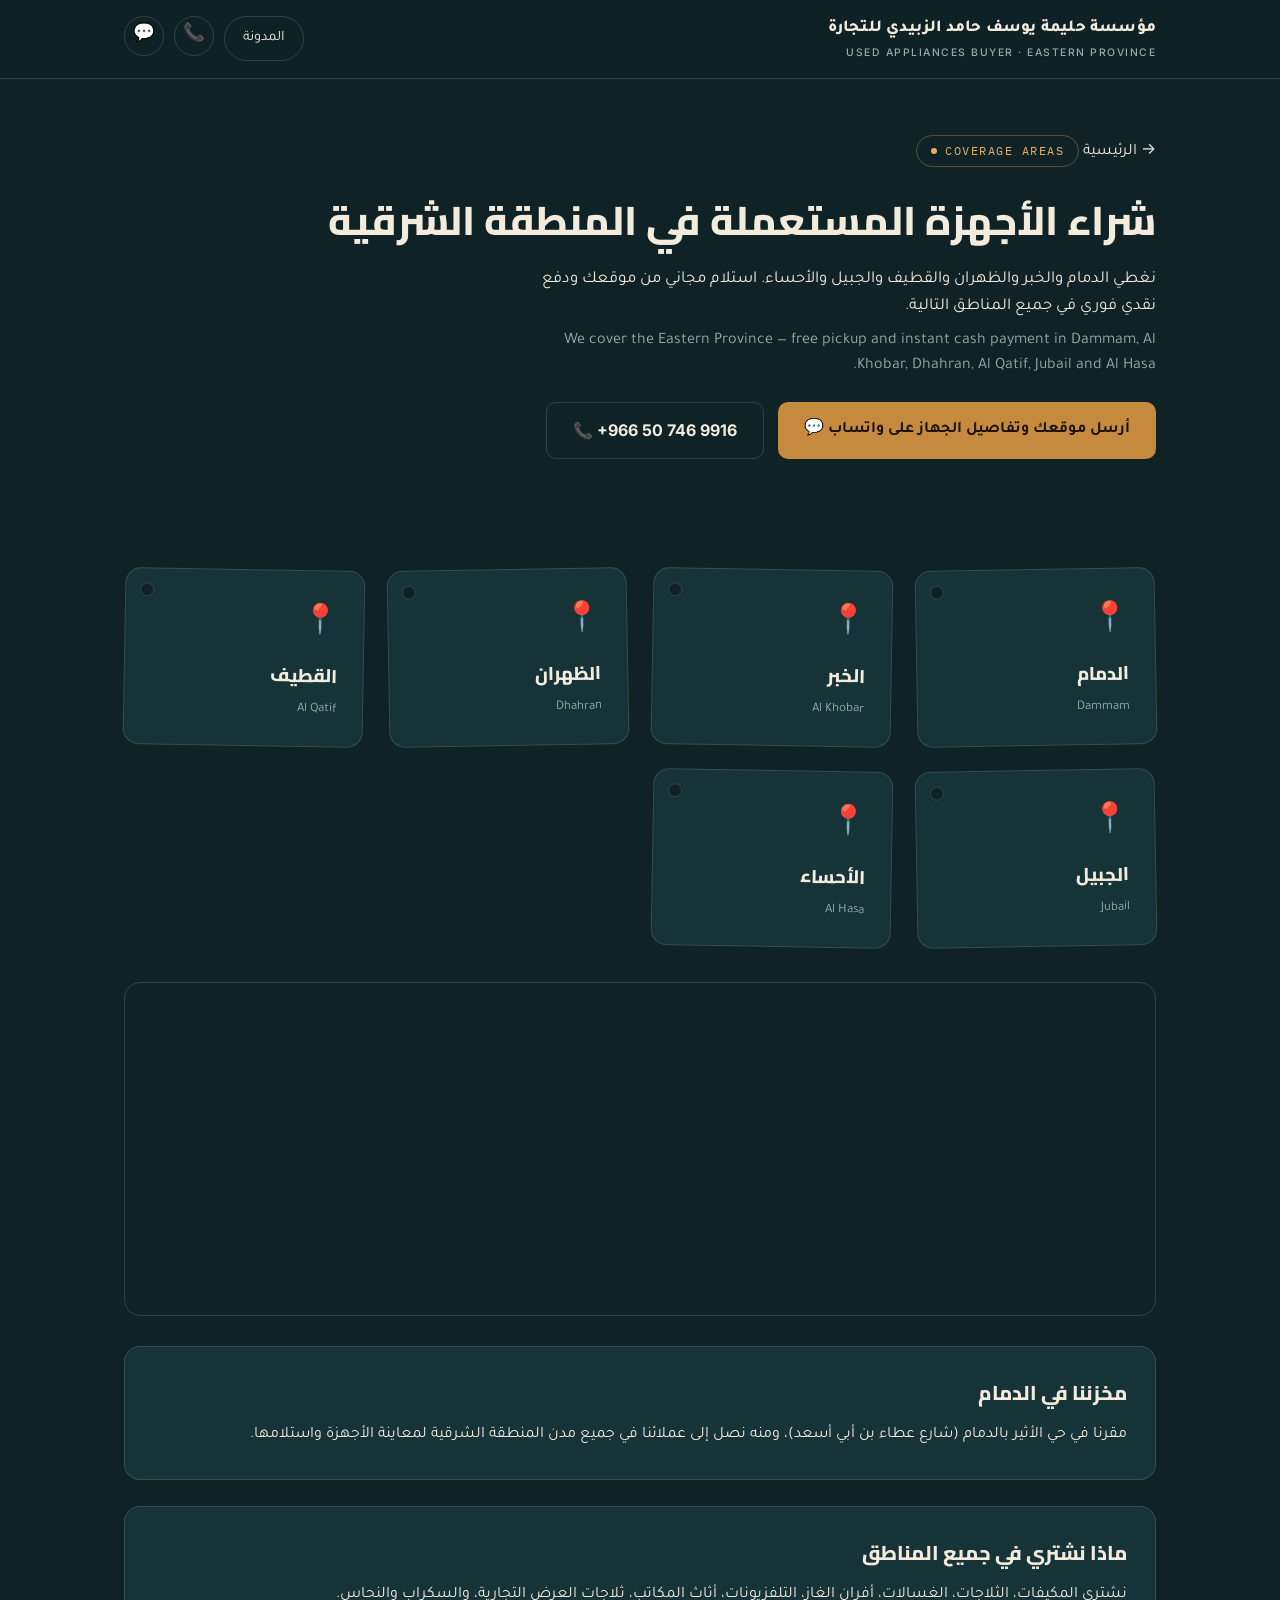
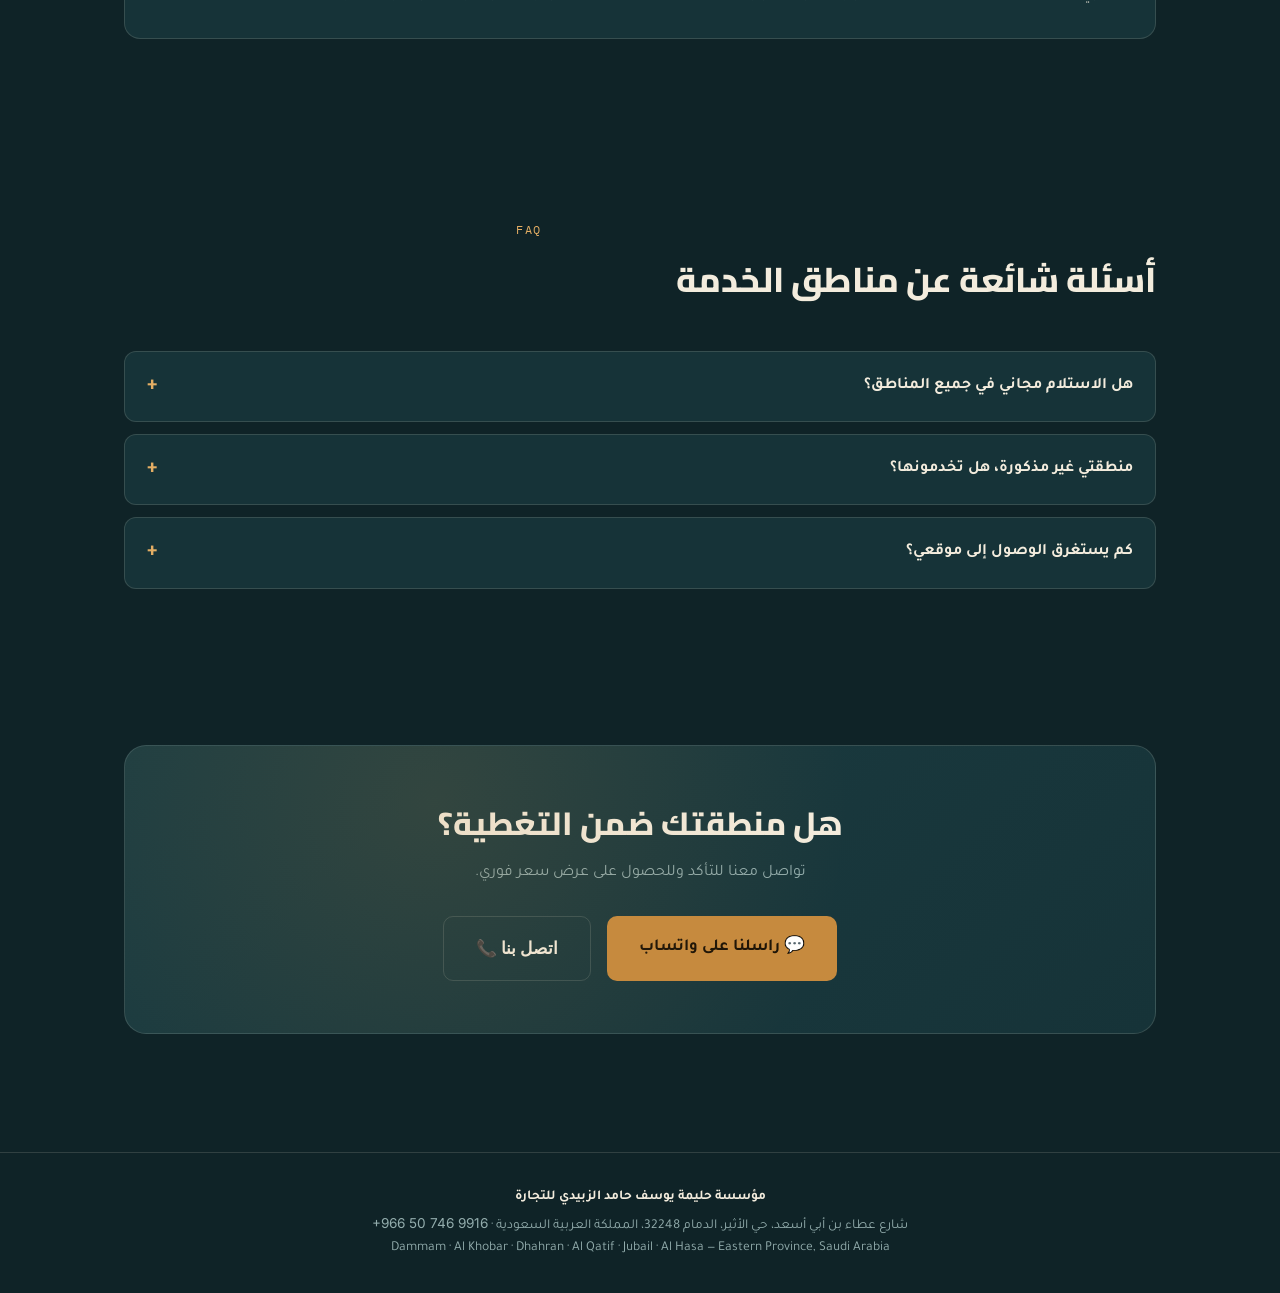
<file: areas.html>
<!DOCTYPE html>
<html lang="ar" dir="rtl">
<head>
<!-- Google tag (gtag.js) -->
<script async src="https://www.googletagmanager.com/gtag/js?id=AW-18125519177"></script>
<script>
  window.dataLayer = window.dataLayer || [];
  function gtag(){dataLayer.push(arguments);}
  gtag('js', new Date());
  gtag('config', 'AW-18125519177');

  // Conversion tracking for phone/WhatsApp clicks
  function gtag_report_conversion(url, label) {
    var already_navigated = false;
    var navigate = function () {
      if (already_navigated) return;
      already_navigated = true;
      if (typeof(url) != 'undefined') {
        window.location = url;
      }
    };
    gtag('event', 'conversion', {
        'send_to': 'AW-18125519177/' + label,
        'event_callback': navigate
    });
    setTimeout(navigate, 1000); // safety fallback: never block the user
    return false;
  }
</script>
<meta charset="UTF-8">
<meta name="viewport" content="width=device-width, initial-scale=1.0">
<title>مناطق الخدمة: شراء الأجهزة المستعملة بالدمام والخبر والشرقية | مؤسسة حليمة</title>
<meta name="description" content="نشتري الأجهزة المستعملة والسكراب في الدمام والخبر والظهران والقطيف والجبيل والأحساء. استلام مجاني من موقعك ودفع نقدي في نفس اليوم. واتساب: 0507469916">
<link rel="canonical" href="https://halimayusuftrading6728-cell.github.io/halima-appliances-website/areas.html">
<meta name="robots" content="index, follow">
<meta property="og:type" content="website">
<meta property="og:locale" content="ar_SA">
<meta property="og:site_name" content="مؤسسة حليمة يوسف حامد الزبيدي للتجارة">
<meta property="og:title" content="مناطق الخدمة في المنطقة الشرقية">
<meta property="og:description" content="الدمام، الخبر، الظهران، القطيف، الجبيل، والأحساء. استلام مجاني ودفع نقدي.">
<meta property="og:url" content="https://halimayusuftrading6728-cell.github.io/halima-appliances-website/areas.html">
<meta property="og:image" content="https://halimayusuftrading6728-cell.github.io/halima-appliances-website/images/pickup-loading.jpg">
<link rel="preconnect" href="https://fonts.googleapis.com">
<link rel="preconnect" href="https://fonts.gstatic.com" crossorigin>
<link href="https://fonts.googleapis.com/css2?family=Cairo:wght@700;800;900&family=Tajawal:wght@400;500;700&family=IBM+Plex+Mono:wght@500;600&family=Inter:wght@400;500;600&display=swap" rel="stylesheet">
<link rel="stylesheet" href="style.css">
</head>
<body>

<header>
  <div class="header-inner wrap">
    <div class="brand">
      <a href="index.html" style="color:inherit; text-decoration:none;">مؤسسة حليمة يوسف حامد الزبيدي للتجارة</a>
      <small>Used Appliances Buyer · Eastern Province</small>
    </div>
    <div class="header-cta">
      <a class="btn-outline" style="padding:10px 18px; border-radius:100px; font-size:0.9rem;" href="blog.html">المدونة</a>
      <a class="btn-icon" href="tel:+966507469916" title="اتصال" onclick="return gtag_report_conversion(this.href, 'HOLhCPulwtQcEMny9cJD')">📞</a>
      <a class="btn-icon" href="https://wa.me/966507469916?text=%D8%A7%D9%84%D8%B3%D9%84%D8%A7%D9%85%20%D8%B9%D9%84%D9%8A%D9%83%D9%85%D8%8C%20%D8%B9%D9%86%D8%AF%D9%8A%20%D8%A3%D8%AC%D9%87%D8%B2%D8%A9%20%D9%85%D8%B3%D8%AA%D8%B9%D9%85%D9%84%D8%A9%20%D9%84%D9%84%D8%A8%D9%8A%D8%B9" title="واتساب" onclick="return gtag_report_conversion(this.href, 'cvoeCKr2xtQcEMny9cJD')">💬</a>
    </div>
  </div>
</header>

<section class="cat-hero">
  <div class="wrap">
    <a class="back-link" href="index.html">→ الرئيسية</a>
    <span class="eyebrow">COVERAGE AREAS</span>
    <h1>شراء الأجهزة المستعملة في المنطقة الشرقية</h1>
    <p class="ar">نغطي الدمام والخبر والظهران والقطيف والجبيل والأحساء. استلام مجاني من موقعك ودفع نقدي فوري في جميع المناطق التالية.</p>
    <p class="en">We cover the Eastern Province — free pickup and instant cash payment in Dammam, Al Khobar, Dhahran, Al Qatif, Jubail and Al Hasa.</p>
    <div class="hero-actions" style="margin:22px 0;">
      <a class="btn btn-primary" href="https://wa.me/966507469916?text=%D8%A7%D9%84%D8%B3%D9%84%D8%A7%D9%85%20%D8%B9%D9%84%D9%8A%D9%83%D9%85%D8%8C%20%D8%B9%D9%86%D8%AF%D9%8A%20%D8%A3%D8%AC%D9%87%D8%B2%D8%A9%20%D9%85%D8%B3%D8%AA%D8%B9%D9%85%D9%84%D8%A9%20%D9%84%D9%84%D8%A8%D9%8A%D8%B9" onclick="return gtag_report_conversion(this.href, 'cvoeCKr2xtQcEMny9cJD')">أرسل موقعك وتفاصيل الجهاز على واتساب 💬</a>
      <a class="btn btn-outline ltr" href="tel:+966507469916" onclick="return gtag_report_conversion(this.href, 'HOLhCPulwtQcEMny9cJD')">📞 +966 50 746 9916</a>
    </div>
  </div>
</section>

<section>
  <div class="wrap">
    <div class="items-grid">
      <div class="item-tag" style="transform:rotate(-1deg);">
        <div class="hole"></div>
        <div class="icon">📍</div>
        <h3>الدمام</h3>
        <p class="en">Dammam</p>
      </div>
      <div class="item-tag" style="transform:rotate(1deg);">
        <div class="hole"></div>
        <div class="icon">📍</div>
        <h3>الخبر</h3>
        <p class="en">Al Khobar</p>
      </div>
      <div class="item-tag" style="transform:rotate(-1deg);">
        <div class="hole"></div>
        <div class="icon">📍</div>
        <h3>الظهران</h3>
        <p class="en">Dhahran</p>
      </div>
      <div class="item-tag" style="transform:rotate(1deg);">
        <div class="hole"></div>
        <div class="icon">📍</div>
        <h3>القطيف</h3>
        <p class="en">Al Qatif</p>
      </div>
      <div class="item-tag" style="transform:rotate(-1deg);">
        <div class="hole"></div>
        <div class="icon">📍</div>
        <h3>الجبيل</h3>
        <p class="en">Jubail</p>
      </div>
      <div class="item-tag" style="transform:rotate(1deg);">
        <div class="hole"></div>
        <div class="icon">📍</div>
        <h3>الأحساء</h3>
        <p class="en">Al Hasa</p>
      </div>
    </div>

    <div class="map-embed" style="margin-top:36px;">
      <iframe title="موقع مخزننا في حي الأثير بالدمام" src="https://www.google.com/maps?q=26.426189,50.0625393&hl=ar&z=9&output=embed" width="100%" height="320" style="border:0; border-radius:16px;" allowfullscreen="" loading="lazy"></iframe>
    </div>

    <div style="height:30px;"></div>
    <div class="info-block">
      <h2>مخزننا في الدمام</h2>
      <p>مقرنا في حي الأثير بالدمام (شارع عطاء بن أبي أسعد)، ومنه نصل إلى عملائنا في جميع مدن المنطقة الشرقية لمعاينة الأجهزة واستلامها.</p>
    </div>
    <div class="info-block">
      <h2>ماذا نشتري في جميع المناطق</h2>
      <p>نشتري <a href="ac.html">المكيفات</a>، <a href="fridge.html">الثلاجات</a>، <a href="washer.html">الغسالات</a>، <a href="oven.html">أفران الغاز</a>، <a href="tv.html">التلفزيونات</a>، <a href="chairs.html">أثاث المكاتب</a>، <a href="coolers.html">ثلاجات العرض التجارية</a>، و<a href="scrap.html">السكراب والنحاس</a>.</p>
    </div>
  </div>
</section>

<section id="faq">
  <div class="wrap">
    <div class="section-head">
      <span class="section-tag">FAQ</span>
      <h2>أسئلة شائعة عن مناطق الخدمة</h2>
    </div>
    <div class="faq-list">
      <details class="faq-item">
        <summary>هل الاستلام مجاني في جميع المناطق؟</summary>
        <p>نعم، خدمة الاستلام من موقعك مجانية ضمن جميع مناطق الخدمة المذكورة.</p>
      </details>
      <details class="faq-item">
        <summary>منطقتي غير مذكورة، هل تخدمونها؟</summary>
        <p>تواصل معنا على الواتساب وأخبرنا بموقعك، وسنؤكد لك إذا كنا نغطيه.</p>
      </details>
      <details class="faq-item">
        <summary>كم يستغرق الوصول إلى موقعي؟</summary>
        <p>غالباً نصل في نفس اليوم بعد الاتفاق على السعر، حسب موقعك والوقت المتاح لدينا.</p>
      </details>
    </div>
  </div>
</section>

<section>
  <div class="wrap">
    <div class="contact-panel" style="margin-bottom:40px;">
      <h2>هل منطقتك ضمن التغطية؟</h2>
      <p>تواصل معنا للتأكد وللحصول على عرض سعر فوري.</p>
      <div class="contact-actions">
        <a class="btn btn-primary btn-lg" href="https://wa.me/966507469916?text=%D8%A7%D9%84%D8%B3%D9%84%D8%A7%D9%85%20%D8%B9%D9%84%D9%8A%D9%83%D9%85%D8%8C%20%D8%B9%D9%86%D8%AF%D9%8A%20%D8%A3%D8%AC%D9%87%D8%B2%D8%A9%20%D9%85%D8%B3%D8%AA%D8%B9%D9%85%D9%84%D8%A9%20%D9%84%D9%84%D8%A8%D9%8A%D8%B9" onclick="return gtag_report_conversion(this.href, 'cvoeCKr2xtQcEMny9cJD')">💬 راسلنا على واتساب</a>
        <a class="btn btn-outline btn-lg ltr" href="tel:+966507469916" onclick="return gtag_report_conversion(this.href, 'HOLhCPulwtQcEMny9cJD')">📞 اتصل بنا</a>
      </div>
    </div>
  </div>
</section>

<footer>
  <div class="wrap">
    <div class="biz">مؤسسة حليمة يوسف حامد الزبيدي للتجارة</div>
    <address style="font-style:normal;">شارع عطاء بن أبي أسعد، حي الأثير، الدمام 32248، المملكة العربية السعودية · <a href="tel:+966507469916" class="ltr">+966 50 746 9916</a></address>
    <div>Dammam · Al Khobar · Dhahran · Al Qatif · Jubail · Al Hasa — Eastern Province, Saudi Arabia</div>
  </div>
</footer>

<div class="sticky-bar">
  <a href="tel:+966507469916" class="sticky-btn sticky-call" onclick="return gtag_report_conversion(this.href, 'HOLhCPulwtQcEMny9cJD')">📞 اتصل الآن</a>
  <a href="https://wa.me/966507469916?text=%D8%A7%D9%84%D8%B3%D9%84%D8%A7%D9%85%20%D8%B9%D9%84%D9%8A%D9%83%D9%85%D8%8C%20%D8%B9%D9%86%D8%AF%D9%8A%20%D8%A3%D8%AC%D9%87%D8%B2%D8%A9%20%D9%85%D8%B3%D8%AA%D8%B9%D9%85%D9%84%D8%A9%20%D9%84%D9%84%D8%A8%D9%8A%D8%B9" class="sticky-btn sticky-wa" onclick="return gtag_report_conversion(this.href, 'cvoeCKr2xtQcEMny9cJD')">💬 واتساب</a>
</div>

<script type="application/ld+json">
{
  "@context": "https://schema.org",
  "@type": "BreadcrumbList",
  "itemListElement": [
    {
      "@type": "ListItem",
      "position": 1,
      "name": "الرئيسية",
      "item": "https://halimayusuftrading6728-cell.github.io/halima-appliances-website/"
    },
    {
      "@type": "ListItem",
      "position": 2,
      "name": "مناطق الخدمة",
      "item": "https://halimayusuftrading6728-cell.github.io/halima-appliances-website/areas.html"
    }
  ]
}
</script>
<script type="application/ld+json">
{
  "@context": "https://schema.org",
  "@type": "FAQPage",
  "mainEntity": [
    {
      "@type": "Question",
      "name": "هل الاستلام مجاني في جميع المناطق؟",
      "acceptedAnswer": {
        "@type": "Answer",
        "text": "نعم، خدمة الاستلام من موقعك مجانية ضمن جميع مناطق الخدمة المذكورة."
      }
    },
    {
      "@type": "Question",
      "name": "منطقتي غير مذكورة، هل تخدمونها؟",
      "acceptedAnswer": {
        "@type": "Answer",
        "text": "تواصل معنا على الواتساب وأخبرنا بموقعك، وسنؤكد لك إذا كنا نغطيه."
      }
    },
    {
      "@type": "Question",
      "name": "كم يستغرق الوصول إلى موقعي؟",
      "acceptedAnswer": {
        "@type": "Answer",
        "text": "غالباً نصل في نفس اليوم بعد الاتفاق على السعر، حسب موقعك والوقت المتاح لدينا."
      }
    }
  ]
}
</script>

</body>
</html>
</file>
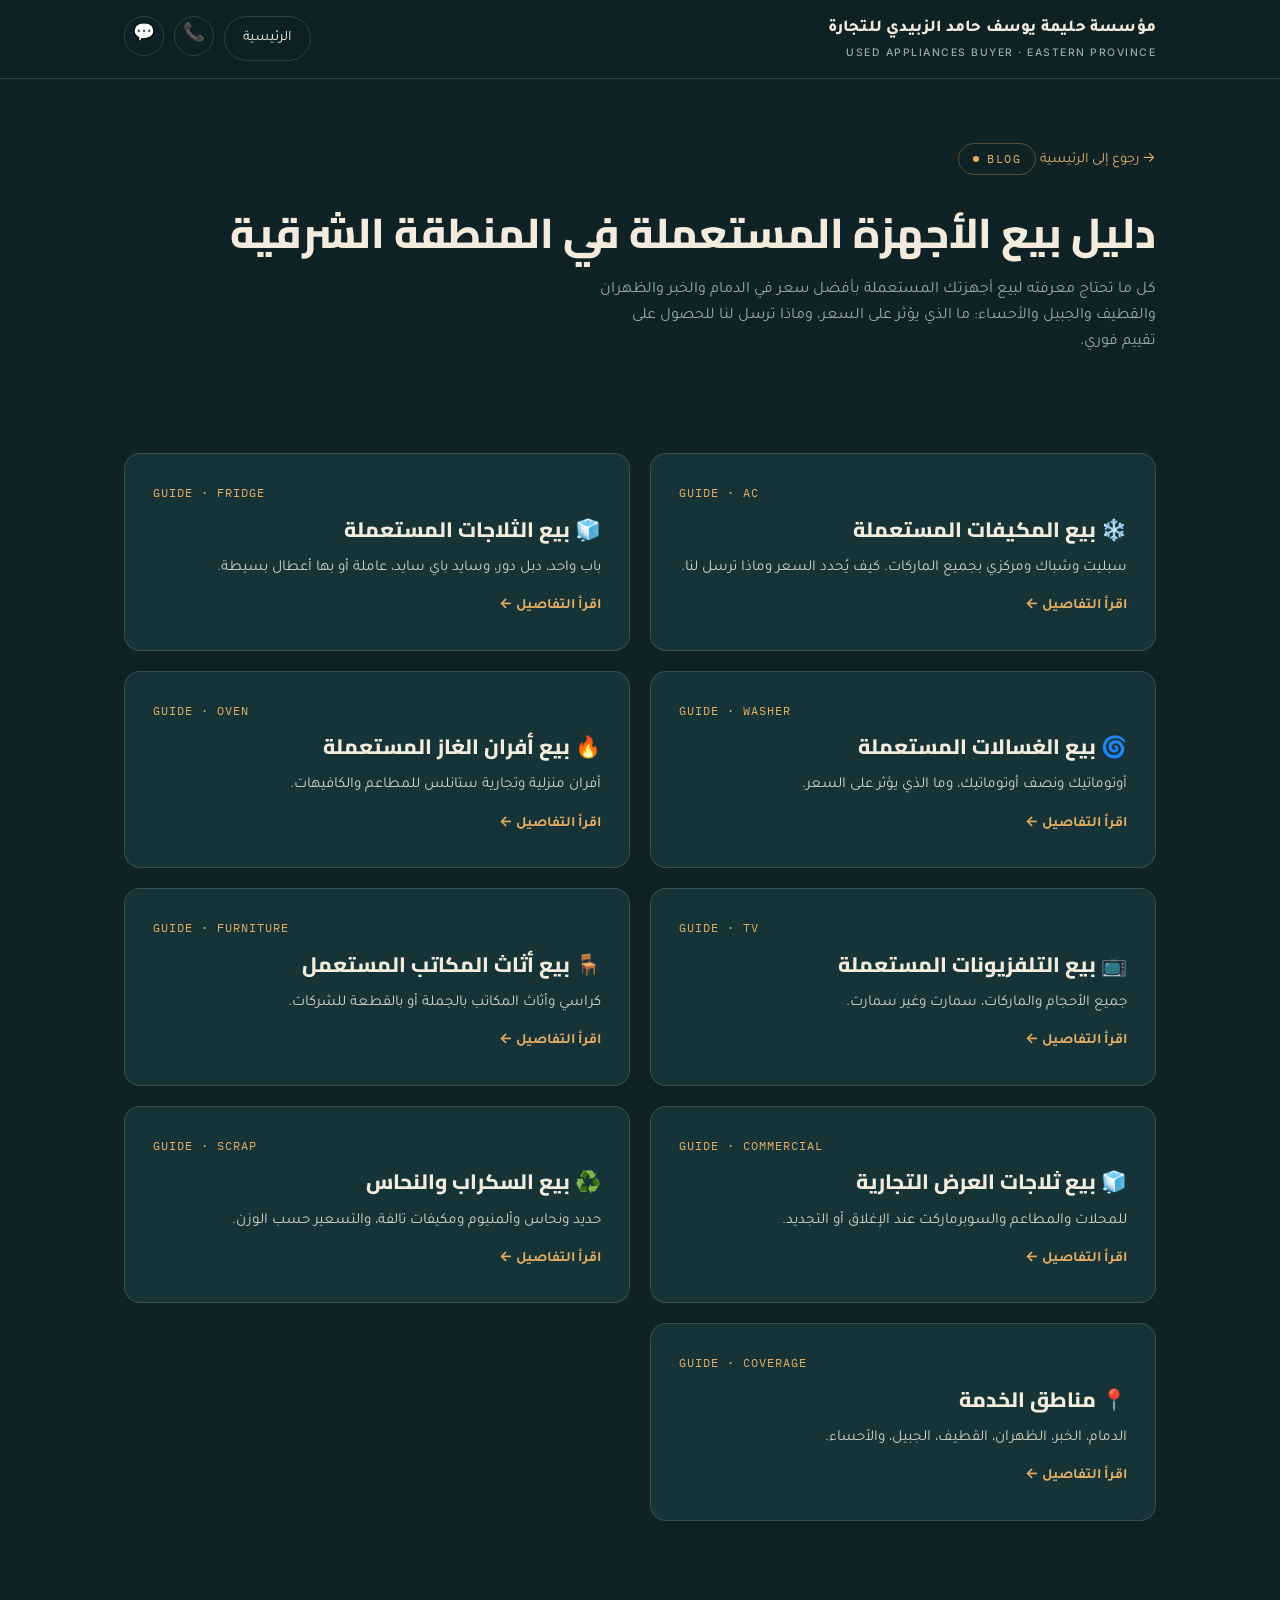
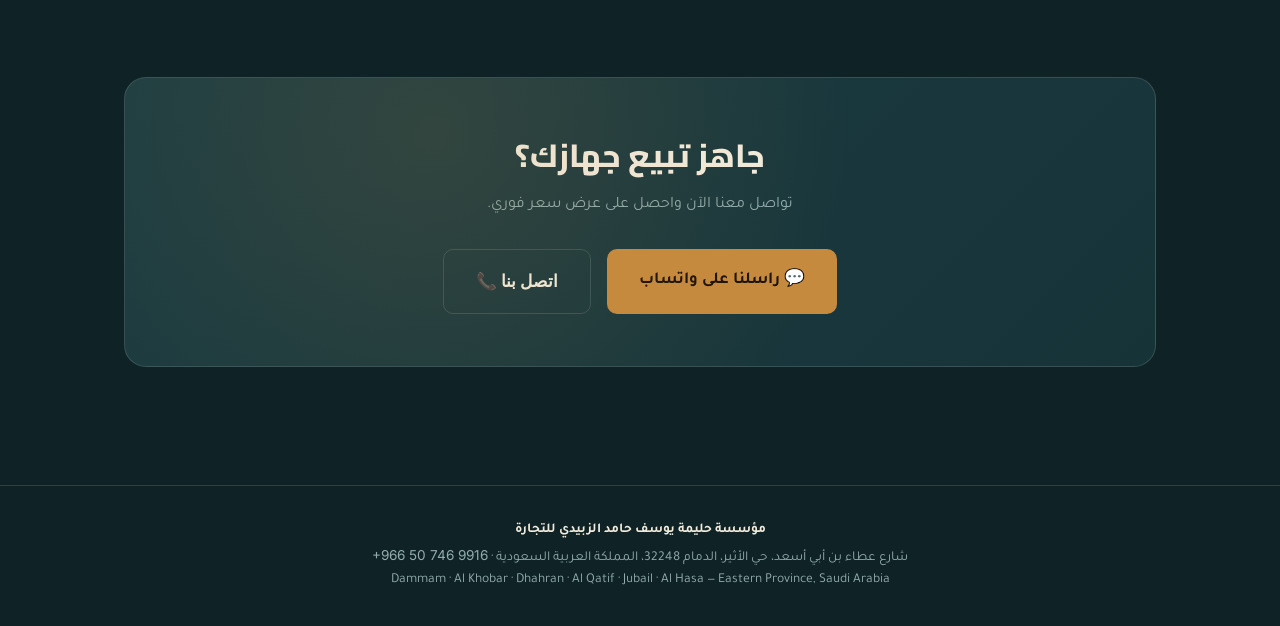
<file: blog.html>
<!DOCTYPE html>
<html lang="ar" dir="rtl">
<head>
<!-- Google tag (gtag.js) -->
<script async src="https://www.googletagmanager.com/gtag/js?id=AW-18125519177"></script>
<script>
  window.dataLayer = window.dataLayer || [];
  function gtag(){dataLayer.push(arguments);}
  gtag('js', new Date());
  gtag('config', 'AW-18125519177');

  // Conversion tracking for phone/WhatsApp clicks
  function gtag_report_conversion(url, label) {
    var already_navigated = false;
    var navigate = function () {
      if (already_navigated) return;
      already_navigated = true;
      if (typeof(url) != 'undefined') {
        window.location = url;
      }
    };
    gtag('event', 'conversion', {
        'send_to': 'AW-18125519177/' + label,
        'event_callback': navigate
    });
    setTimeout(navigate, 1000); // safety fallback: never block the user
    return false;
  }
</script>
<meta charset="UTF-8">
<meta name="viewport" content="width=device-width, initial-scale=1.0">
<title>دليل بيع الأجهزة المستعملة في الدمام والخبر | مؤسسة حليمة الزبيدي</title>
<meta name="description" content="دليلك لبيع المكيفات والثلاجات والغسالات والأثاث والسكراب المستعمل بأفضل سعر في الدمام والخبر والظهران والقطيف والجبيل والأحساء: ما الذي يؤثر على السعر، وماذا ترسل للتقييم.">
<link rel="canonical" href="https://halimayusuftrading6728-cell.github.io/halima-appliances-website/blog.html">
<meta name="robots" content="index, follow">
<meta property="og:type" content="website">
<meta property="og:locale" content="ar_SA">
<meta property="og:site_name" content="مؤسسة حليمة يوسف حامد الزبيدي للتجارة">
<meta property="og:title" content="دليل بيع الأجهزة المستعملة في المنطقة الشرقية">
<meta property="og:description" content="كيف تبيع أجهزتك المستعملة بأفضل سعر في الدمام والخبر.">
<meta property="og:url" content="https://halimayusuftrading6728-cell.github.io/halima-appliances-website/blog.html">
<meta property="og:image" content="https://halimayusuftrading6728-cell.github.io/halima-appliances-website/images/shop-interior.jpg">
<link rel="preconnect" href="https://fonts.googleapis.com">
<link rel="preconnect" href="https://fonts.gstatic.com" crossorigin>
<link href="https://fonts.googleapis.com/css2?family=Cairo:wght@700;800;900&family=Tajawal:wght@400;500;700&family=IBM+Plex+Mono:wght@500;600&family=Inter:wght@400;500;600&display=swap" rel="stylesheet">
<link rel="stylesheet" href="style.css">
<style>
  .blog-hero{ padding:64px 0 20px; }
  .blog-hero h1{ font-size:clamp(1.9rem,4vw,2.6rem); margin-bottom:12px; }
  .blog-hero p{ color:var(--text-muted); max-width:560px; }
  .post-card{
    background:var(--bg-panel); border:1px solid var(--line); border-radius:16px;
    padding:30px 28px; transition:border-color .2s, transform .2s;
  }
  .post-card:hover{ border-color:var(--brass); transform:translateY(-3px); }
  a.post-card{ display:block; cursor:pointer; }
  .post-list{ display:grid; grid-template-columns:repeat(2,1fr); gap:20px; }
  @media (max-width: 700px){ .post-list{ grid-template-columns:1fr; } }
  .post-meta{
    font-family:'IBM Plex Mono',monospace; font-size:0.72rem; color:var(--brass-light);
    letter-spacing:1px; text-transform:uppercase; margin-bottom:10px; direction:ltr; display:block;
  }
  .post-card h2{ font-size:1.3rem; margin-bottom:10px; }
  .post-card p{ color:var(--text-main); opacity:0.85; font-size:0.95rem; margin-bottom:14px; }
  .post-card .read-more{ color:var(--brass-light); font-weight:700; font-size:0.9rem; }
  .back-link{ display:inline-block; margin-bottom:28px; color:var(--brass-light); font-size:0.9rem; }
</style>
</head>
<body>

<header>
  <div class="header-inner wrap">
    <div class="brand">
      <a href="index.html" style="color:inherit; text-decoration:none;">مؤسسة حليمة يوسف حامد الزبيدي للتجارة</a>
      <small>Used Appliances Buyer · Eastern Province</small>
    </div>
    <div class="header-cta">
      <a class="btn-outline" style="padding:10px 18px; border-radius:100px; font-size:0.9rem;" href="index.html">الرئيسية</a>
      <a class="btn-icon" href="tel:+966507469916" title="اتصال" onclick="return gtag_report_conversion(this.href, 'HOLhCPulwtQcEMny9cJD')">📞</a>
      <a class="btn-icon" href="https://wa.me/966507469916?text=%D8%A7%D9%84%D8%B3%D9%84%D8%A7%D9%85%20%D8%B9%D9%84%D9%8A%D9%83%D9%85%D8%8C%20%D8%B9%D9%86%D8%AF%D9%8A%20%D8%A3%D8%AC%D9%87%D8%B2%D8%A9%20%D9%85%D8%B3%D8%AA%D8%B9%D9%85%D9%84%D8%A9%20%D9%84%D9%84%D8%A8%D9%8A%D8%B9" title="واتساب" onclick="return gtag_report_conversion(this.href, 'cvoeCKr2xtQcEMny9cJD')">💬</a>
    </div>
  </div>
</header>

<section class="blog-hero">
  <div class="wrap">
    <a class="back-link" href="index.html">→ رجوع إلى الرئيسية</a>
    <span class="eyebrow">BLOG</span>
    <h1>دليل بيع الأجهزة المستعملة في المنطقة الشرقية</h1>
    <p>كل ما تحتاج معرفته لبيع أجهزتك المستعملة بأفضل سعر في الدمام والخبر والظهران والقطيف والجبيل والأحساء: ما الذي يؤثر على السعر، وماذا ترسل لنا للحصول على تقييم فوري.</p>
  </div>
</section>

<section>
  <div class="wrap post-list">
    <a class="post-card" href="ac.html">
      <span class="post-meta">Guide · AC</span>
      <h2>❄️ بيع المكيفات المستعملة</h2>
      <p>سبليت وشباك ومركزي بجميع الماركات. كيف يُحدد السعر وماذا ترسل لنا.</p>
      <span class="read-more">اقرأ التفاصيل ←</span>
    </a>
    <a class="post-card" href="fridge.html">
      <span class="post-meta">Guide · Fridge</span>
      <h2>🧊 بيع الثلاجات المستعملة</h2>
      <p>باب واحد، دبل دور، وسايد باي سايد، عاملة أو بها أعطال بسيطة.</p>
      <span class="read-more">اقرأ التفاصيل ←</span>
    </a>
    <a class="post-card" href="washer.html">
      <span class="post-meta">Guide · Washer</span>
      <h2>🌀 بيع الغسالات المستعملة</h2>
      <p>أوتوماتيك ونصف أوتوماتيك، وما الذي يؤثر على السعر.</p>
      <span class="read-more">اقرأ التفاصيل ←</span>
    </a>
    <a class="post-card" href="oven.html">
      <span class="post-meta">Guide · Oven</span>
      <h2>🔥 بيع أفران الغاز المستعملة</h2>
      <p>أفران منزلية وتجارية ستانلس للمطاعم والكافيهات.</p>
      <span class="read-more">اقرأ التفاصيل ←</span>
    </a>
    <a class="post-card" href="tv.html">
      <span class="post-meta">Guide · TV</span>
      <h2>📺 بيع التلفزيونات المستعملة</h2>
      <p>جميع الأحجام والماركات، سمارت وغير سمارت.</p>
      <span class="read-more">اقرأ التفاصيل ←</span>
    </a>
    <a class="post-card" href="chairs.html">
      <span class="post-meta">Guide · Furniture</span>
      <h2>🪑 بيع أثاث المكاتب المستعمل</h2>
      <p>كراسي وأثاث المكاتب بالجملة أو بالقطعة للشركات.</p>
      <span class="read-more">اقرأ التفاصيل ←</span>
    </a>
    <a class="post-card" href="coolers.html">
      <span class="post-meta">Guide · Commercial</span>
      <h2>🧊 بيع ثلاجات العرض التجارية</h2>
      <p>للمحلات والمطاعم والسوبرماركت عند الإغلاق أو التجديد.</p>
      <span class="read-more">اقرأ التفاصيل ←</span>
    </a>
    <a class="post-card" href="scrap.html">
      <span class="post-meta">Guide · Scrap</span>
      <h2>♻️ بيع السكراب والنحاس</h2>
      <p>حديد ونحاس وألمنيوم ومكيفات تالفة، والتسعير حسب الوزن.</p>
      <span class="read-more">اقرأ التفاصيل ←</span>
    </a>
    <a class="post-card" href="areas.html">
      <span class="post-meta">Guide · Coverage</span>
      <h2>📍 مناطق الخدمة</h2>
      <p>الدمام، الخبر، الظهران، القطيف، الجبيل، والأحساء.</p>
      <span class="read-more">اقرأ التفاصيل ←</span>
    </a>
  </div>
</section>

<section>
  <div class="wrap">
    <div class="contact-panel" style="margin-bottom:40px;">
      <h2>جاهز تبيع جهازك؟</h2>
      <p>تواصل معنا الآن واحصل على عرض سعر فوري.</p>
      <div class="contact-actions">
        <a class="btn btn-primary btn-lg" href="https://wa.me/966507469916?text=%D8%A7%D9%84%D8%B3%D9%84%D8%A7%D9%85%20%D8%B9%D9%84%D9%8A%D9%83%D9%85%D8%8C%20%D8%B9%D9%86%D8%AF%D9%8A%20%D8%A3%D8%AC%D9%87%D8%B2%D8%A9%20%D9%85%D8%B3%D8%AA%D8%B9%D9%85%D9%84%D8%A9%20%D9%84%D9%84%D8%A8%D9%8A%D8%B9" onclick="return gtag_report_conversion(this.href, 'cvoeCKr2xtQcEMny9cJD')">💬 راسلنا على واتساب</a>
        <a class="btn btn-outline btn-lg ltr" href="tel:+966507469916" onclick="return gtag_report_conversion(this.href, 'HOLhCPulwtQcEMny9cJD')">📞 اتصل بنا</a>
      </div>
    </div>
  </div>
</section>

<footer>
  <div class="wrap">
    <div class="biz">مؤسسة حليمة يوسف حامد الزبيدي للتجارة</div>
    <address style="font-style:normal;">شارع عطاء بن أبي أسعد، حي الأثير، الدمام 32248، المملكة العربية السعودية · <a href="tel:+966507469916" class="ltr">+966 50 746 9916</a></address>
    <div>Dammam · Al Khobar · Dhahran · Al Qatif · Jubail · Al Hasa — Eastern Province, Saudi Arabia</div>
  </div>
</footer>

<div class="sticky-bar">
  <a href="tel:+966507469916" class="sticky-btn sticky-call" onclick="return gtag_report_conversion(this.href, 'HOLhCPulwtQcEMny9cJD')">📞 اتصل الآن</a>
  <a href="https://wa.me/966507469916?text=%D8%A7%D9%84%D8%B3%D9%84%D8%A7%D9%85%20%D8%B9%D9%84%D9%8A%D9%83%D9%85%D8%8C%20%D8%B9%D9%86%D8%AF%D9%8A%20%D8%A3%D8%AC%D9%87%D8%B2%D8%A9%20%D9%85%D8%B3%D8%AA%D8%B9%D9%85%D9%84%D8%A9%20%D9%84%D9%84%D8%A8%D9%8A%D8%B9" class="sticky-btn sticky-wa" onclick="return gtag_report_conversion(this.href, 'cvoeCKr2xtQcEMny9cJD')">💬 واتساب</a>
</div>

<script type="application/ld+json">
{
  "@context": "https://schema.org",
  "@type": "BreadcrumbList",
  "itemListElement": [
    {
      "@type": "ListItem",
      "position": 1,
      "name": "الرئيسية",
      "item": "https://halimayusuftrading6728-cell.github.io/halima-appliances-website/"
    },
    {
      "@type": "ListItem",
      "position": 2,
      "name": "المدونة",
      "item": "https://halimayusuftrading6728-cell.github.io/halima-appliances-website/blog.html"
    }
  ]
}
</script>

</body>
</html>
</file>
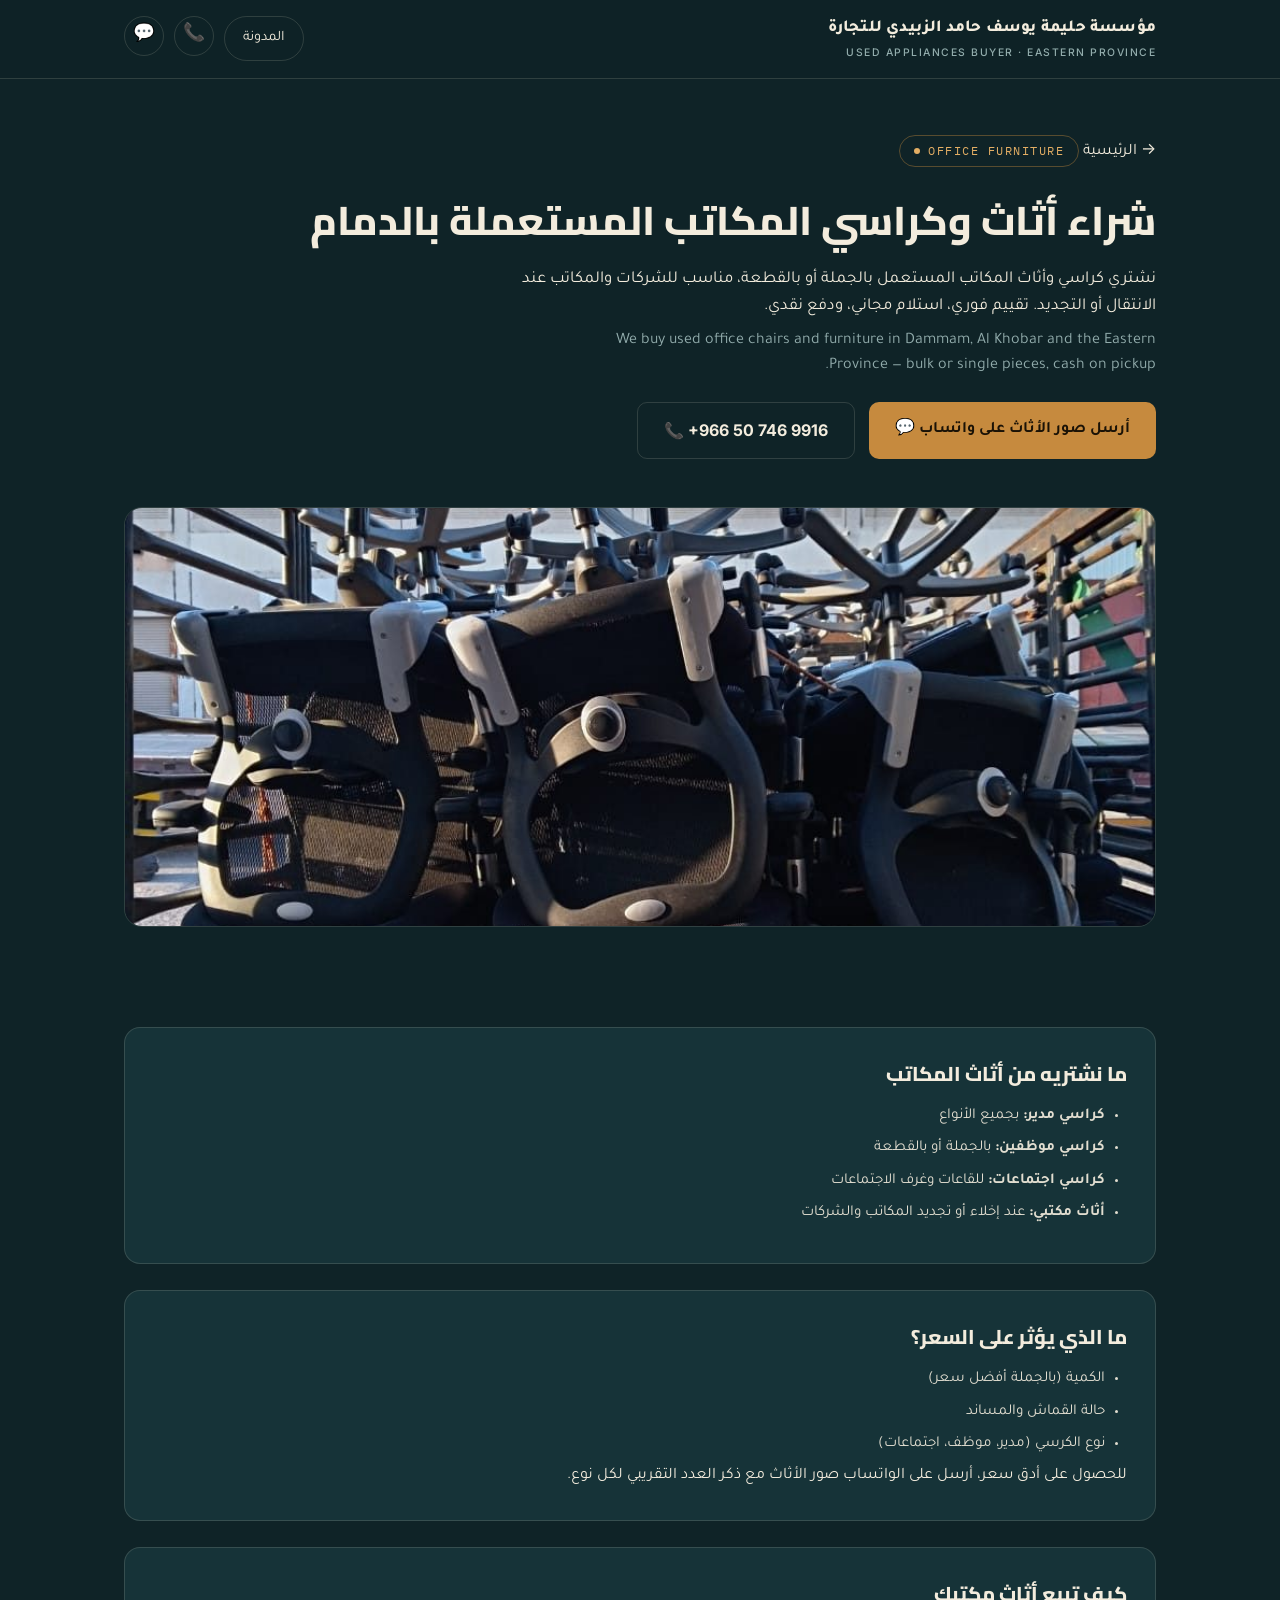
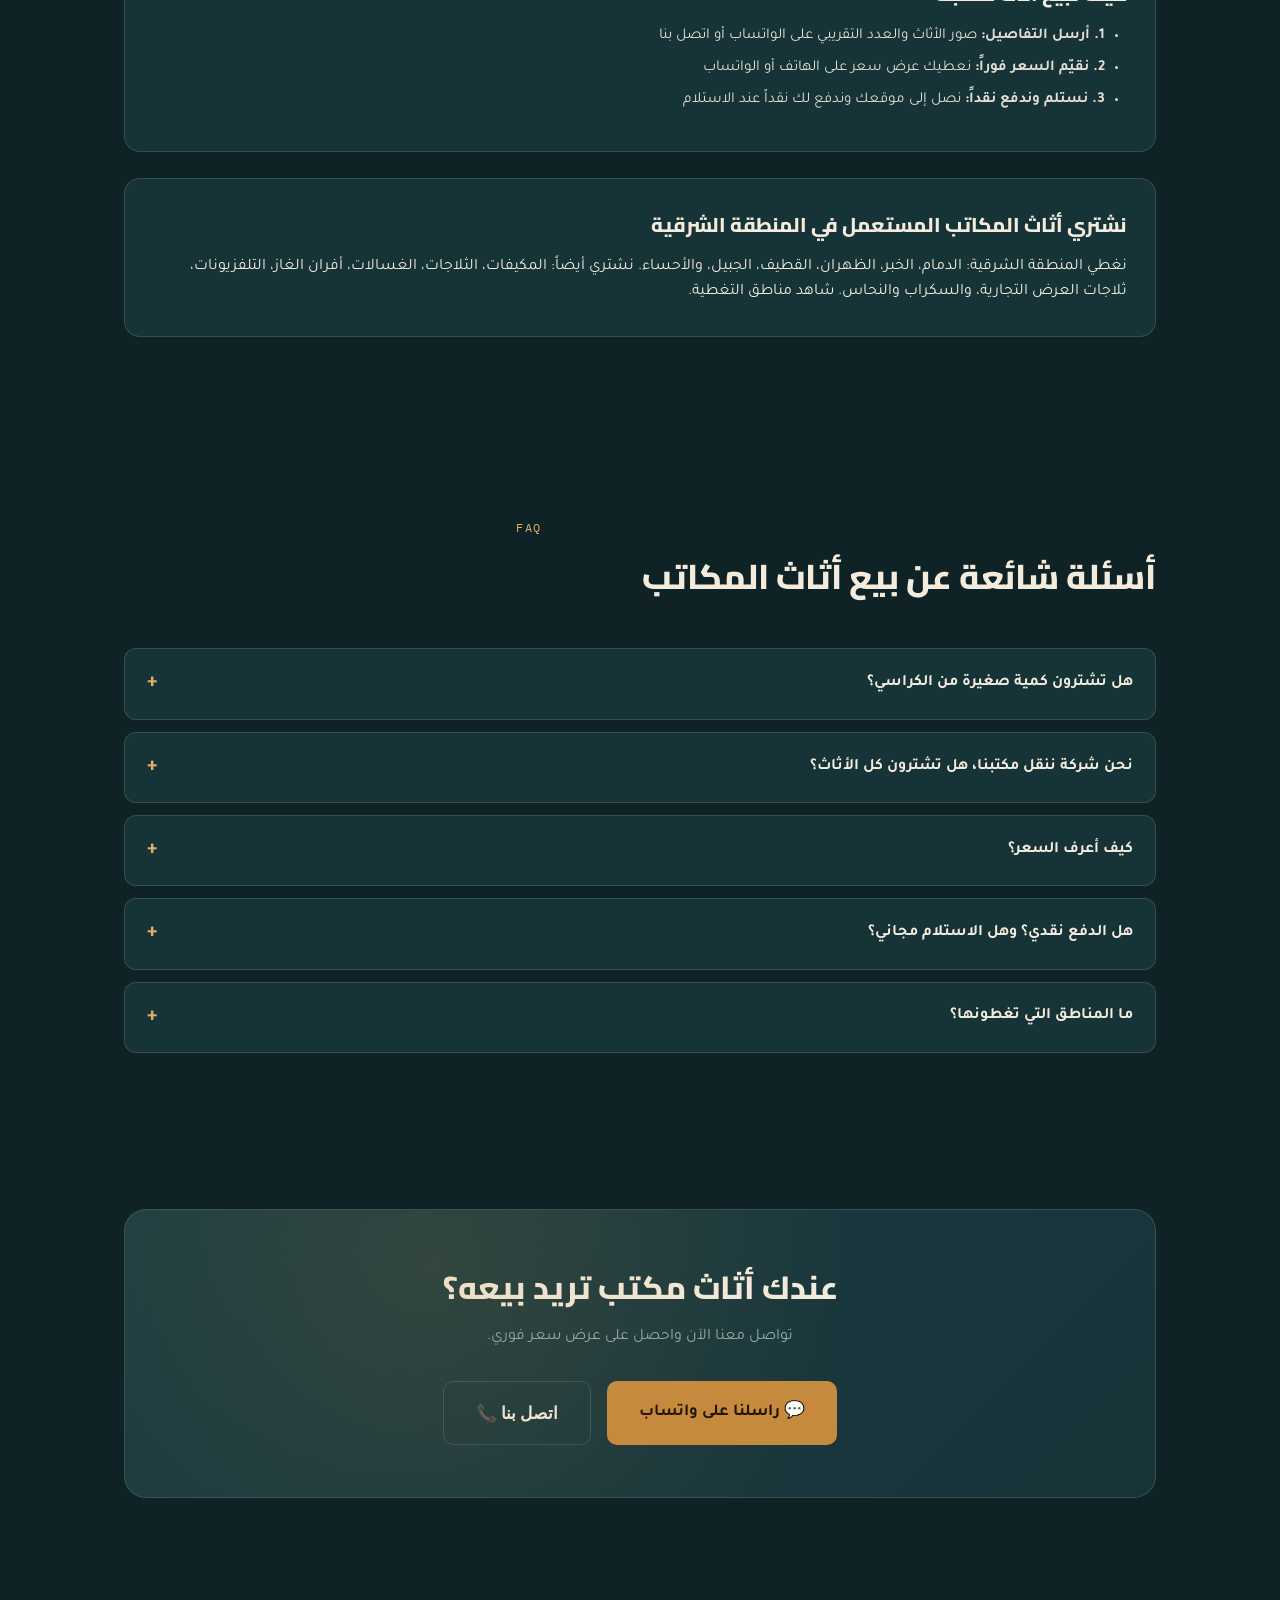
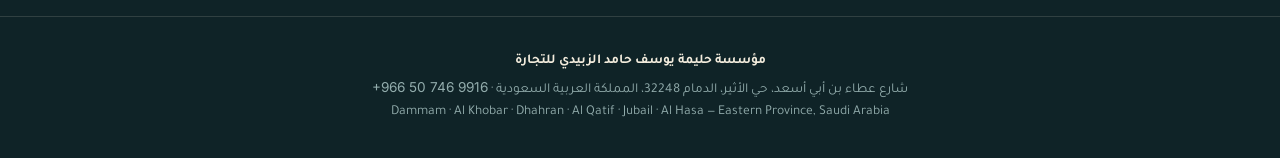
<file: chairs.html>
<!DOCTYPE html>
<html lang="ar" dir="rtl">
<head>
<!-- Google tag (gtag.js) -->
<script async src="https://www.googletagmanager.com/gtag/js?id=AW-18125519177"></script>
<script>
  window.dataLayer = window.dataLayer || [];
  function gtag(){dataLayer.push(arguments);}
  gtag('js', new Date());
  gtag('config', 'AW-18125519177');

  // Conversion tracking for phone/WhatsApp clicks
  function gtag_report_conversion(url, label) {
    var already_navigated = false;
    var navigate = function () {
      if (already_navigated) return;
      already_navigated = true;
      if (typeof(url) != 'undefined') {
        window.location = url;
      }
    };
    gtag('event', 'conversion', {
        'send_to': 'AW-18125519177/' + label,
        'event_callback': navigate
    });
    setTimeout(navigate, 1000); // safety fallback: never block the user
    return false;
  }
</script>
<meta charset="UTF-8">
<meta name="viewport" content="width=device-width, initial-scale=1.0">
<title>شراء أثاث وكراسي المكاتب المستعملة بالدمام والخبر | مؤسسة حليمة الزبيدي</title>
<meta name="description" content="نشتري كراسي وأثاث المكاتب المستعمل بالجملة أو بالقطعة من الشركات والمكاتب في الدمام والخبر والظهران والقطيف والجبيل والأحساء. تقييم فوري، استلام مجاني، ودفع نقدي في نفس اليوم. واتساب: 0507469916">
<link rel="canonical" href="https://halimayusuftrading6728-cell.github.io/halima-appliances-website/chairs.html">
<meta name="robots" content="index, follow">
<meta property="og:type" content="website">
<meta property="og:locale" content="ar_SA">
<meta property="og:site_name" content="مؤسسة حليمة يوسف حامد الزبيدي للتجارة">
<meta property="og:title" content="نشتري أثاث وكراسي المكاتب المستعملة بالجملة">
<meta property="og:description" content="كراسي مدير وموظفين واجتماعات، بالجملة أو بالقطعة. استلام مجاني ودفع نقدي.">
<meta property="og:url" content="https://halimayusuftrading6728-cell.github.io/halima-appliances-website/chairs.html">
<meta property="og:image" content="https://halimayusuftrading6728-cell.github.io/halima-appliances-website/images/chairs-1.jpg">
<link rel="preconnect" href="https://fonts.googleapis.com">
<link rel="preconnect" href="https://fonts.gstatic.com" crossorigin>
<link href="https://fonts.googleapis.com/css2?family=Cairo:wght@700;800;900&family=Tajawal:wght@400;500;700&family=IBM+Plex+Mono:wght@500;600&family=Inter:wght@400;500;600&display=swap" rel="stylesheet">
<link rel="stylesheet" href="style.css">
</head>
<body>

<header>
  <div class="header-inner wrap">
    <div class="brand">
      <a href="index.html" style="color:inherit; text-decoration:none;">مؤسسة حليمة يوسف حامد الزبيدي للتجارة</a>
      <small>Used Appliances Buyer · Eastern Province</small>
    </div>
    <div class="header-cta">
      <a class="btn-outline" style="padding:10px 18px; border-radius:100px; font-size:0.9rem;" href="blog.html">المدونة</a>
      <a class="btn-icon" href="tel:+966507469916" title="اتصال" onclick="return gtag_report_conversion(this.href, 'HOLhCPulwtQcEMny9cJD')">📞</a>
      <a class="btn-icon" href="https://wa.me/966507469916?text=%D8%A7%D9%84%D8%B3%D9%84%D8%A7%D9%85%20%D8%B9%D9%84%D9%8A%D9%83%D9%85%D8%8C%20%D8%B9%D9%86%D8%AF%D9%8A%20%D8%A3%D8%AB%D8%A7%D8%AB%20%D9%85%D9%83%D8%AA%D8%A8%20%D9%85%D8%B3%D8%AA%D8%B9%D9%85%D9%84%20%D9%84%D9%84%D8%A8%D9%8A%D8%B9" title="واتساب" onclick="return gtag_report_conversion(this.href, 'cvoeCKr2xtQcEMny9cJD')">💬</a>
    </div>
  </div>
</header>

<section class="cat-hero">
  <div class="wrap">
    <a class="back-link" href="index.html">→ الرئيسية</a>
    <span class="eyebrow">OFFICE FURNITURE</span>
    <h1>شراء أثاث وكراسي المكاتب المستعملة بالدمام</h1>
    <p class="ar">نشتري كراسي وأثاث المكاتب المستعمل بالجملة أو بالقطعة، مناسب للشركات والمكاتب عند الانتقال أو التجديد. تقييم فوري، استلام مجاني، ودفع نقدي.</p>
    <p class="en">We buy used office chairs and furniture in Dammam, Al Khobar and the Eastern Province — bulk or single pieces, cash on pickup.</p>
    <div class="hero-actions" style="margin:22px 0;">
      <a class="btn btn-primary" href="https://wa.me/966507469916?text=%D8%A7%D9%84%D8%B3%D9%84%D8%A7%D9%85%20%D8%B9%D9%84%D9%8A%D9%83%D9%85%D8%8C%20%D8%B9%D9%86%D8%AF%D9%8A%20%D8%A3%D8%AB%D8%A7%D8%AB%20%D9%85%D9%83%D8%AA%D8%A8%20%D9%85%D8%B3%D8%AA%D8%B9%D9%85%D9%84%20%D9%84%D9%84%D8%A8%D9%8A%D8%B9" onclick="return gtag_report_conversion(this.href, 'cvoeCKr2xtQcEMny9cJD')">أرسل صور الأثاث على واتساب 💬</a>
      <a class="btn btn-outline ltr" href="tel:+966507469916" onclick="return gtag_report_conversion(this.href, 'HOLhCPulwtQcEMny9cJD')">📞 +966 50 746 9916</a>
    </div>
    <img src="images/chairs-1.jpg" alt="شراء كراسي مكتب مستعملة بالجملة في الدمام">
  </div>
</section>

<section>
  <div class="wrap">
    <div class="info-block">
      <h2>ما نشتريه من أثاث المكاتب</h2>
      <ul>
        <li><strong>كراسي مدير:</strong> بجميع الأنواع</li>
        <li><strong>كراسي موظفين:</strong> بالجملة أو بالقطعة</li>
        <li><strong>كراسي اجتماعات:</strong> للقاعات وغرف الاجتماعات</li>
        <li><strong>أثاث مكتبي:</strong> عند إخلاء أو تجديد المكاتب والشركات</li>
      </ul>
    </div>
    <div class="info-block">
      <h2>ما الذي يؤثر على السعر؟</h2>
      <ul>
        <li>الكمية (بالجملة أفضل سعر)</li>
        <li>حالة القماش والمساند</li>
        <li>نوع الكرسي (مدير، موظف، اجتماعات)</li>
      </ul>
      <p>للحصول على أدق سعر، أرسل على الواتساب صور الأثاث مع ذكر العدد التقريبي لكل نوع.</p>
    </div>
    <div class="info-block">
      <h2>كيف تبيع أثاث مكتبك</h2>
      <ul>
        <li><strong>1. أرسل التفاصيل:</strong> صور الأثاث والعدد التقريبي على الواتساب أو اتصل بنا</li>
        <li><strong>2. نقيّم السعر فوراً:</strong> نعطيك عرض سعر على الهاتف أو الواتساب</li>
        <li><strong>3. نستلم وندفع نقداً:</strong> نصل إلى موقعك وندفع لك نقداً عند الاستلام</li>
      </ul>
    </div>
    <div class="info-block">
      <h2>نشتري أثاث المكاتب المستعمل في المنطقة الشرقية</h2>
      <p>نغطي المنطقة الشرقية: الدمام، الخبر، الظهران، القطيف، الجبيل، والأحساء. نشتري أيضاً: <a href="ac.html">المكيفات</a>، <a href="fridge.html">الثلاجات</a>، <a href="washer.html">الغسالات</a>، <a href="oven.html">أفران الغاز</a>، <a href="tv.html">التلفزيونات</a>، <a href="coolers.html">ثلاجات العرض التجارية</a>، و<a href="scrap.html">السكراب والنحاس</a>. <a href="areas.html">شاهد مناطق التغطية</a>.</p>
    </div>
  </div>
</section>

<section id="faq">
  <div class="wrap">
    <div class="section-head">
      <span class="section-tag">FAQ</span>
      <h2>أسئلة شائعة عن بيع أثاث المكاتب</h2>
    </div>
    <div class="faq-list">
      <details class="faq-item">
        <summary>هل تشترون كمية صغيرة من الكراسي؟</summary>
        <p>نعم، نشتري بالجملة أو بالقطعة. الكميات الأكبر تحصل عادة على سعر أفضل.</p>
      </details>
      <details class="faq-item">
        <summary>نحن شركة ننقل مكتبنا، هل تشترون كل الأثاث؟</summary>
        <p>نعم، نشتري أثاث المكاتب والمكيفات والأجهزة معاً. أرسل لنا صوراً وقائمة بما لديكم على الواتساب ونقيّم الكل.</p>
      </details>
      <details class="faq-item">
        <summary>كيف أعرف السعر؟</summary>
        <p>أرسل صور الأثاث مع العدد التقريبي على الواتساب، ونعطيك عرض سعر فوري.</p>
      </details>
      <details class="faq-item">
        <summary>هل الدفع نقدي؟ وهل الاستلام مجاني؟</summary>
        <p>نعم، ندفع نقداً كاملاً عند الاستلام، وخدمة الاستلام من موقعك مجانية ضمن مناطق الخدمة.</p>
      </details>
      <details class="faq-item">
        <summary>ما المناطق التي تغطونها؟</summary>
        <p>نغطي المنطقة الشرقية: الدمام، الخبر، الظهران، القطيف، الجبيل، والأحساء.</p>
      </details>
    </div>
  </div>
</section>

<section>
  <div class="wrap">
    <div class="contact-panel" style="margin-bottom:40px;">
      <h2>عندك أثاث مكتب تريد بيعه؟</h2>
      <p>تواصل معنا الآن واحصل على عرض سعر فوري.</p>
      <div class="contact-actions">
        <a class="btn btn-primary btn-lg" href="https://wa.me/966507469916?text=%D8%A7%D9%84%D8%B3%D9%84%D8%A7%D9%85%20%D8%B9%D9%84%D9%8A%D9%83%D9%85%D8%8C%20%D8%B9%D9%86%D8%AF%D9%8A%20%D8%A3%D8%AB%D8%A7%D8%AB%20%D9%85%D9%83%D8%AA%D8%A8%20%D9%85%D8%B3%D8%AA%D8%B9%D9%85%D9%84%20%D9%84%D9%84%D8%A8%D9%8A%D8%B9" onclick="return gtag_report_conversion(this.href, 'cvoeCKr2xtQcEMny9cJD')">💬 راسلنا على واتساب</a>
        <a class="btn btn-outline btn-lg ltr" href="tel:+966507469916" onclick="return gtag_report_conversion(this.href, 'HOLhCPulwtQcEMny9cJD')">📞 اتصل بنا</a>
      </div>
    </div>
  </div>
</section>

<footer>
  <div class="wrap">
    <div class="biz">مؤسسة حليمة يوسف حامد الزبيدي للتجارة</div>
    <address style="font-style:normal;">شارع عطاء بن أبي أسعد، حي الأثير، الدمام 32248، المملكة العربية السعودية · <a href="tel:+966507469916" class="ltr">+966 50 746 9916</a></address>
    <div>Dammam · Al Khobar · Dhahran · Al Qatif · Jubail · Al Hasa — Eastern Province, Saudi Arabia</div>
  </div>
</footer>

<div class="sticky-bar">
  <a href="tel:+966507469916" class="sticky-btn sticky-call" onclick="return gtag_report_conversion(this.href, 'HOLhCPulwtQcEMny9cJD')">📞 اتصل الآن</a>
  <a href="https://wa.me/966507469916?text=%D8%A7%D9%84%D8%B3%D9%84%D8%A7%D9%85%20%D8%B9%D9%84%D9%8A%D9%83%D9%85%D8%8C%20%D8%B9%D9%86%D8%AF%D9%8A%20%D8%A3%D8%AB%D8%A7%D8%AB%20%D9%85%D9%83%D8%AA%D8%A8%20%D9%85%D8%B3%D8%AA%D8%B9%D9%85%D9%84%20%D9%84%D9%84%D8%A8%D9%8A%D8%B9" class="sticky-btn sticky-wa" onclick="return gtag_report_conversion(this.href, 'cvoeCKr2xtQcEMny9cJD')">💬 واتساب</a>
</div>

<script type="application/ld+json">
{
  "@context": "https://schema.org",
  "@type": "Service",
  "name": "شراء أثاث المكاتب المستعمل",
  "serviceType": "شراء أثاث المكاتب المستعمل",
  "description": "نشتري كراسي وأثاث المكاتب المستعمل بالجملة أو بالقطعة، مع استلام مجاني ودفع نقدي في المنطقة الشرقية.",
  "url": "https://halimayusuftrading6728-cell.github.io/halima-appliances-website/chairs.html",
  "provider": {
    "@type": "LocalBusiness",
    "@id": "https://halimayusuftrading6728-cell.github.io/halima-appliances-website/#business",
    "name": "مؤسسة حليمة يوسف حامد الزبيدي للتجارة",
    "telephone": "+966507469916",
    "address": {
      "@type": "PostalAddress",
      "streetAddress": "شارع عطاء بن أبي أسعد، حي الأثير",
      "addressLocality": "الدمام",
      "postalCode": "32248",
      "addressCountry": "SA"
    }
  },
  "areaServed": [
    {
      "@type": "City",
      "name": "الدمام"
    },
    {
      "@type": "City",
      "name": "الخبر"
    },
    {
      "@type": "City",
      "name": "الظهران"
    },
    {
      "@type": "City",
      "name": "القطيف"
    },
    {
      "@type": "City",
      "name": "الجبيل"
    },
    {
      "@type": "City",
      "name": "الأحساء"
    }
  ]
}
</script>
<script type="application/ld+json">
{
  "@context": "https://schema.org",
  "@type": "BreadcrumbList",
  "itemListElement": [
    {
      "@type": "ListItem",
      "position": 1,
      "name": "الرئيسية",
      "item": "https://halimayusuftrading6728-cell.github.io/halima-appliances-website/"
    },
    {
      "@type": "ListItem",
      "position": 2,
      "name": "شراء أثاث المكاتب المستعمل",
      "item": "https://halimayusuftrading6728-cell.github.io/halima-appliances-website/chairs.html"
    }
  ]
}
</script>
<script type="application/ld+json">
{
  "@context": "https://schema.org",
  "@type": "FAQPage",
  "mainEntity": [
    {
      "@type": "Question",
      "name": "هل تشترون كمية صغيرة من الكراسي؟",
      "acceptedAnswer": {
        "@type": "Answer",
        "text": "نعم، نشتري بالجملة أو بالقطعة. الكميات الأكبر تحصل عادة على سعر أفضل."
      }
    },
    {
      "@type": "Question",
      "name": "نحن شركة ننقل مكتبنا، هل تشترون كل الأثاث؟",
      "acceptedAnswer": {
        "@type": "Answer",
        "text": "نعم، نشتري أثاث المكاتب والمكيفات والأجهزة معاً. أرسل لنا صوراً وقائمة بما لديكم على الواتساب ونقيّم الكل."
      }
    },
    {
      "@type": "Question",
      "name": "كيف أعرف السعر؟",
      "acceptedAnswer": {
        "@type": "Answer",
        "text": "أرسل صور الأثاث مع العدد التقريبي على الواتساب، ونعطيك عرض سعر فوري."
      }
    },
    {
      "@type": "Question",
      "name": "هل الدفع نقدي؟ وهل الاستلام مجاني؟",
      "acceptedAnswer": {
        "@type": "Answer",
        "text": "نعم، ندفع نقداً كاملاً عند الاستلام، وخدمة الاستلام من موقعك مجانية ضمن مناطق الخدمة."
      }
    },
    {
      "@type": "Question",
      "name": "ما المناطق التي تغطونها؟",
      "acceptedAnswer": {
        "@type": "Answer",
        "text": "نغطي المنطقة الشرقية: الدمام، الخبر، الظهران، القطيف، الجبيل، والأحساء."
      }
    }
  ]
}
</script>

</body>
</html>
</file>
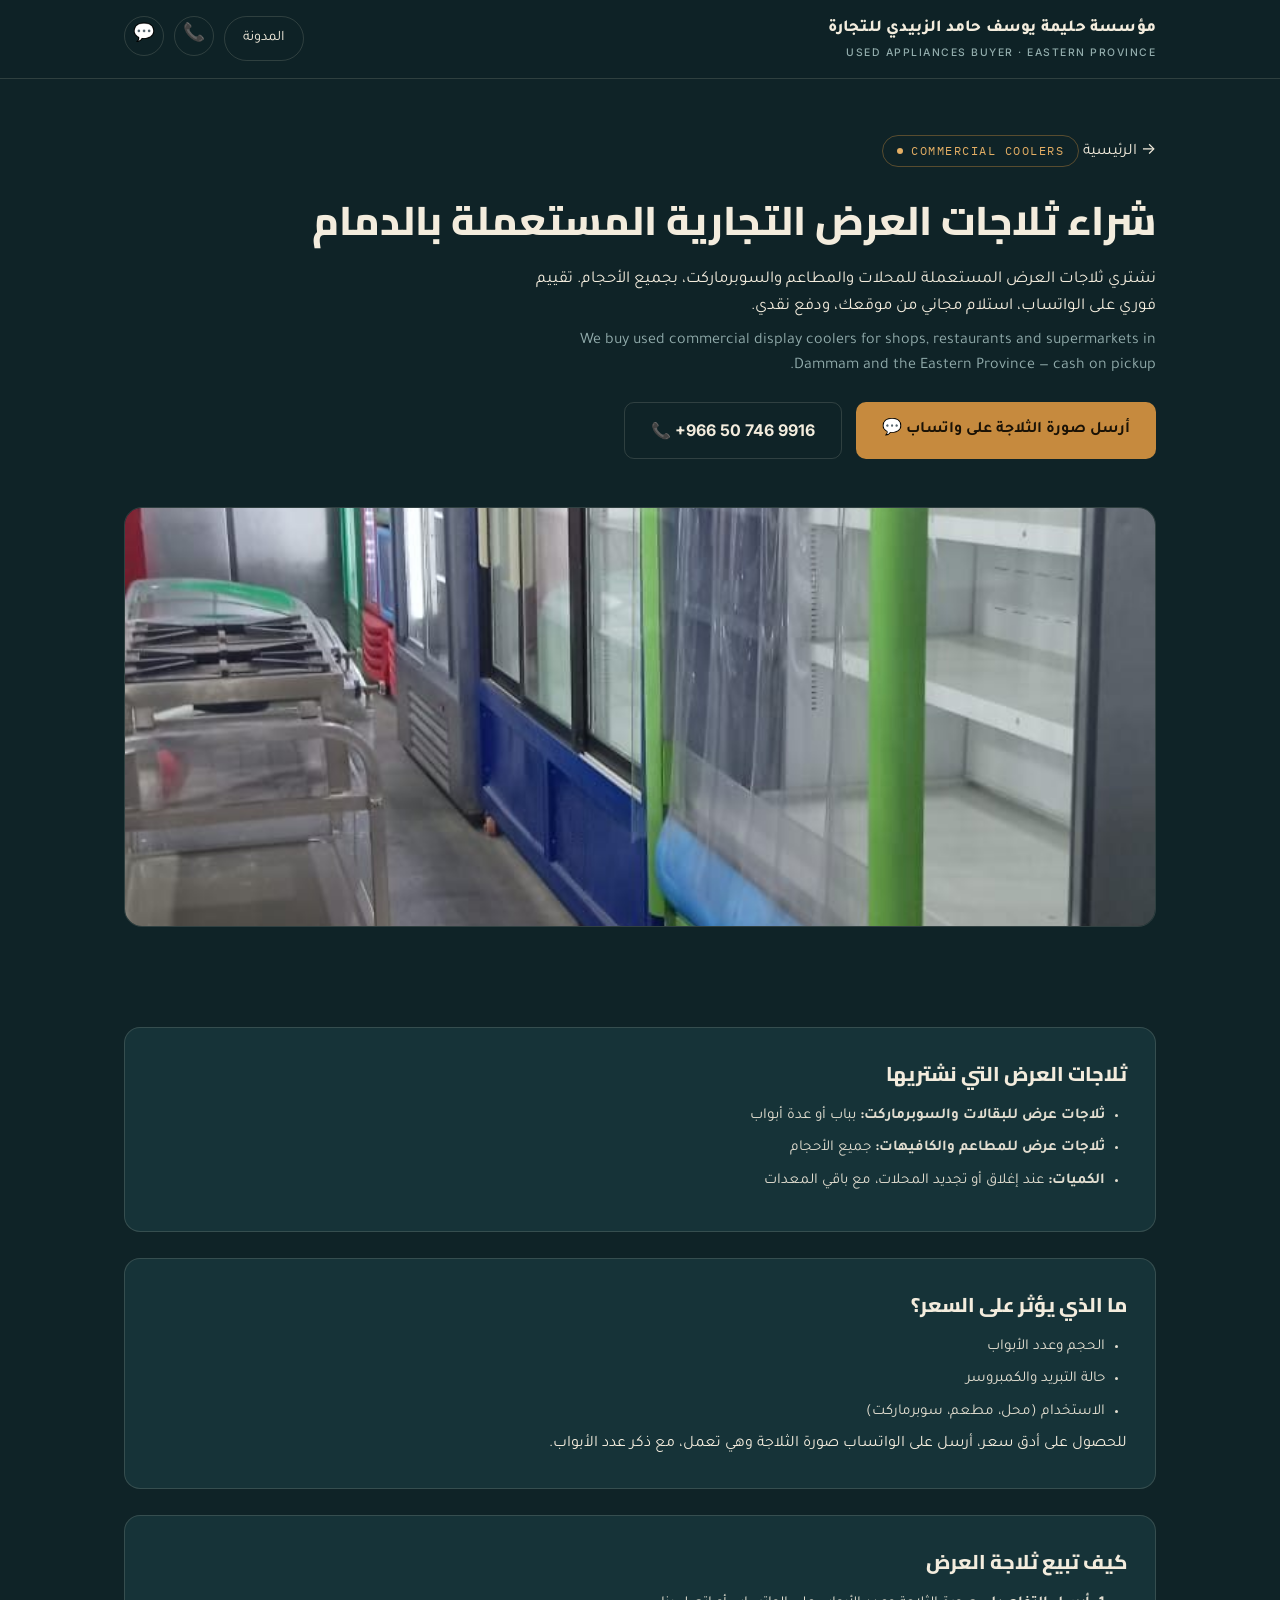
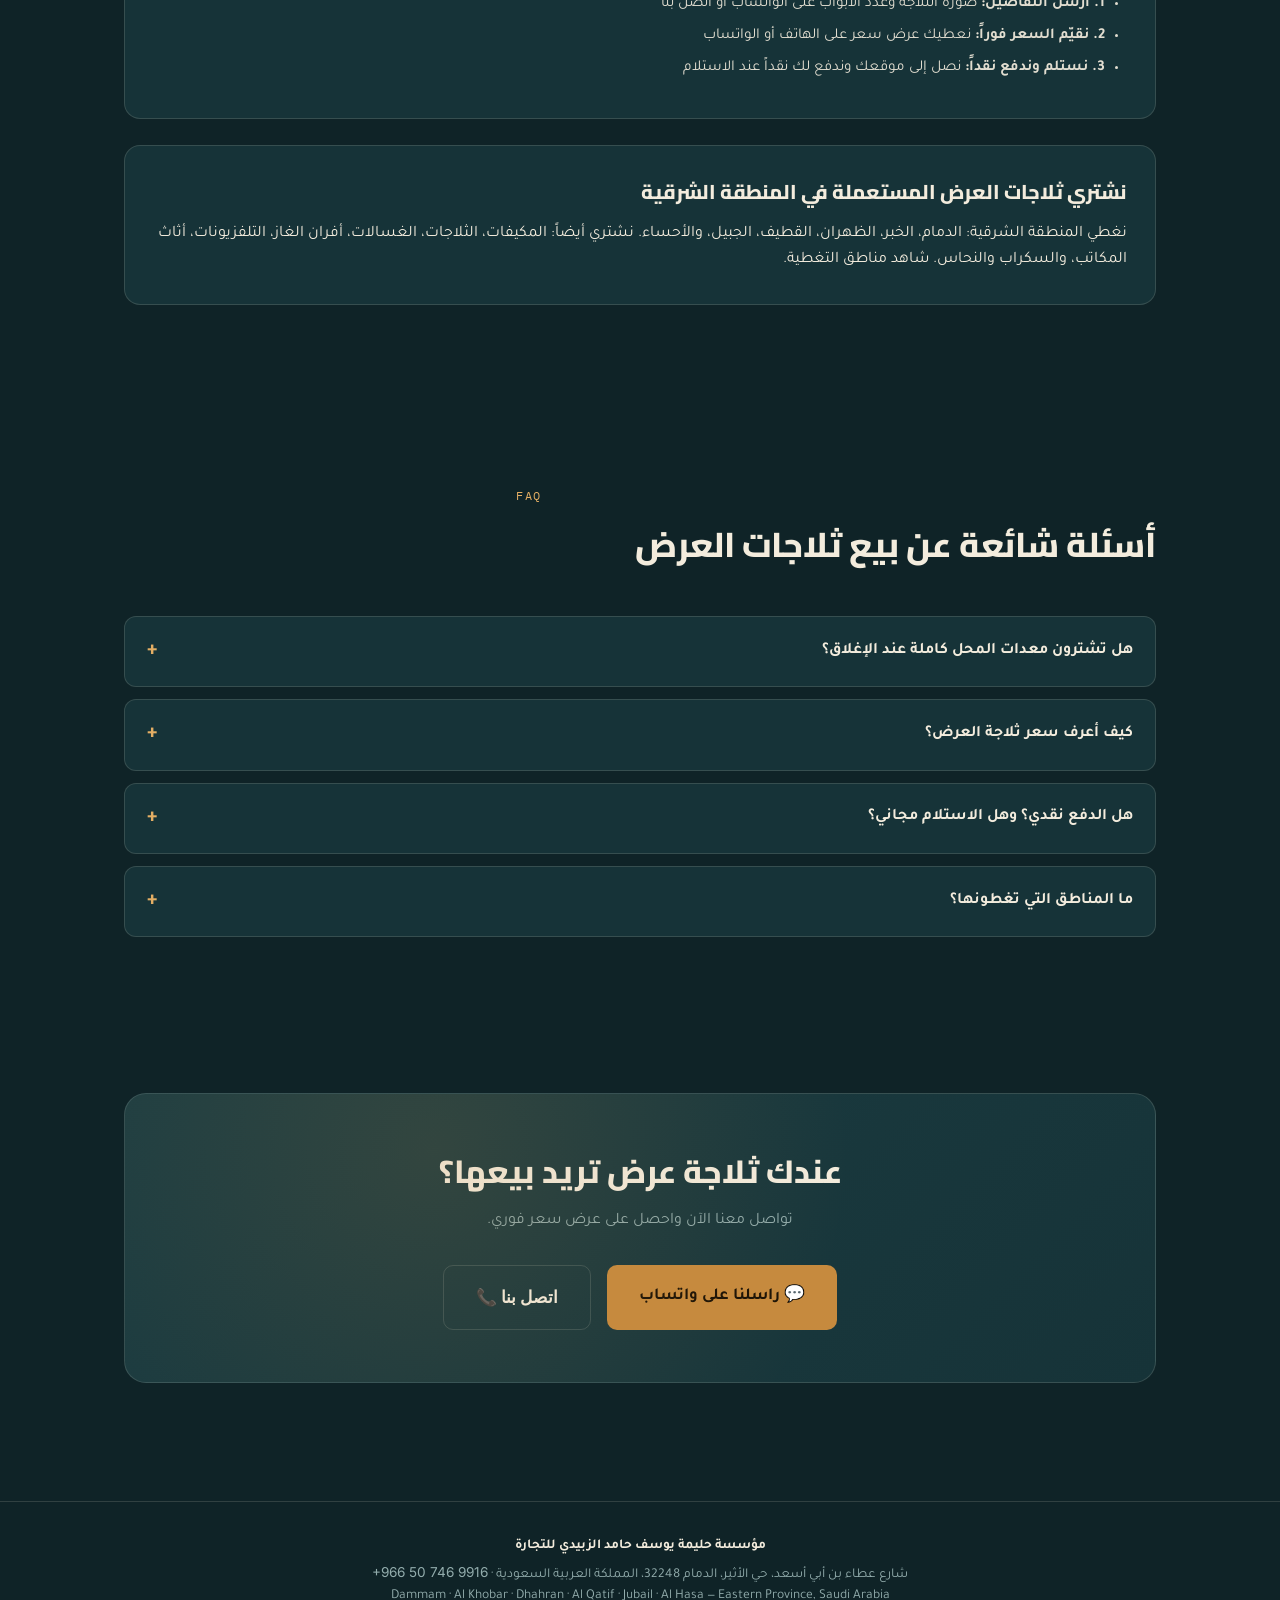
<file: coolers.html>
<!DOCTYPE html>
<html lang="ar" dir="rtl">
<head>
<!-- Google tag (gtag.js) -->
<script async src="https://www.googletagmanager.com/gtag/js?id=AW-18125519177"></script>
<script>
  window.dataLayer = window.dataLayer || [];
  function gtag(){dataLayer.push(arguments);}
  gtag('js', new Date());
  gtag('config', 'AW-18125519177');

  // Conversion tracking for phone/WhatsApp clicks
  function gtag_report_conversion(url, label) {
    var already_navigated = false;
    var navigate = function () {
      if (already_navigated) return;
      already_navigated = true;
      if (typeof(url) != 'undefined') {
        window.location = url;
      }
    };
    gtag('event', 'conversion', {
        'send_to': 'AW-18125519177/' + label,
        'event_callback': navigate
    });
    setTimeout(navigate, 1000); // safety fallback: never block the user
    return false;
  }
</script>
<meta charset="UTF-8">
<meta name="viewport" content="width=device-width, initial-scale=1.0">
<title>شراء ثلاجات العرض التجارية المستعملة بالدمام | مؤسسة حليمة الزبيدي</title>
<meta name="description" content="نشتري ثلاجات العرض التجارية المستعملة للمحلات والمطاعم والسوبرماركت والبقالات في الدمام والخبر والظهران والقطيف والجبيل والأحساء. تقييم فوري، استلام مجاني، ودفع نقدي في نفس اليوم. واتساب: 0507469916">
<link rel="canonical" href="https://halimayusuftrading6728-cell.github.io/halima-appliances-website/coolers.html">
<meta name="robots" content="index, follow">
<meta property="og:type" content="website">
<meta property="og:locale" content="ar_SA">
<meta property="og:site_name" content="مؤسسة حليمة يوسف حامد الزبيدي للتجارة">
<meta property="og:title" content="نشتري ثلاجات العرض التجارية المستعملة">
<meta property="og:description" content="للمحلات والمطاعم والسوبرماركت، جميع الأحجام. استلام مجاني ودفع نقدي.">
<meta property="og:url" content="https://halimayusuftrading6728-cell.github.io/halima-appliances-website/coolers.html">
<meta property="og:image" content="https://halimayusuftrading6728-cell.github.io/halima-appliances-website/images/coolers-1.jpg">
<link rel="preconnect" href="https://fonts.googleapis.com">
<link rel="preconnect" href="https://fonts.gstatic.com" crossorigin>
<link href="https://fonts.googleapis.com/css2?family=Cairo:wght@700;800;900&family=Tajawal:wght@400;500;700&family=IBM+Plex+Mono:wght@500;600&family=Inter:wght@400;500;600&display=swap" rel="stylesheet">
<link rel="stylesheet" href="style.css">
</head>
<body>

<header>
  <div class="header-inner wrap">
    <div class="brand">
      <a href="index.html" style="color:inherit; text-decoration:none;">مؤسسة حليمة يوسف حامد الزبيدي للتجارة</a>
      <small>Used Appliances Buyer · Eastern Province</small>
    </div>
    <div class="header-cta">
      <a class="btn-outline" style="padding:10px 18px; border-radius:100px; font-size:0.9rem;" href="blog.html">المدونة</a>
      <a class="btn-icon" href="tel:+966507469916" title="اتصال" onclick="return gtag_report_conversion(this.href, 'HOLhCPulwtQcEMny9cJD')">📞</a>
      <a class="btn-icon" href="https://wa.me/966507469916?text=%D8%A7%D9%84%D8%B3%D9%84%D8%A7%D9%85%20%D8%B9%D9%84%D9%8A%D9%83%D9%85%D8%8C%20%D8%B9%D9%86%D8%AF%D9%8A%20%D8%AB%D9%84%D8%A7%D8%AC%D8%A9%20%D8%B9%D8%B1%D8%B6%20%D9%85%D8%B3%D8%AA%D8%B9%D9%85%D9%84%D8%A9%20%D9%84%D9%84%D8%A8%D9%8A%D8%B9" title="واتساب" onclick="return gtag_report_conversion(this.href, 'cvoeCKr2xtQcEMny9cJD')">💬</a>
    </div>
  </div>
</header>

<section class="cat-hero">
  <div class="wrap">
    <a class="back-link" href="index.html">→ الرئيسية</a>
    <span class="eyebrow">COMMERCIAL COOLERS</span>
    <h1>شراء ثلاجات العرض التجارية المستعملة بالدمام</h1>
    <p class="ar">نشتري ثلاجات العرض المستعملة للمحلات والمطاعم والسوبرماركت، بجميع الأحجام. تقييم فوري على الواتساب، استلام مجاني من موقعك، ودفع نقدي.</p>
    <p class="en">We buy used commercial display coolers for shops, restaurants and supermarkets in Dammam and the Eastern Province — cash on pickup.</p>
    <div class="hero-actions" style="margin:22px 0;">
      <a class="btn btn-primary" href="https://wa.me/966507469916?text=%D8%A7%D9%84%D8%B3%D9%84%D8%A7%D9%85%20%D8%B9%D9%84%D9%8A%D9%83%D9%85%D8%8C%20%D8%B9%D9%86%D8%AF%D9%8A%20%D8%AB%D9%84%D8%A7%D8%AC%D8%A9%20%D8%B9%D8%B1%D8%B6%20%D9%85%D8%B3%D8%AA%D8%B9%D9%85%D9%84%D8%A9%20%D9%84%D9%84%D8%A8%D9%8A%D8%B9" onclick="return gtag_report_conversion(this.href, 'cvoeCKr2xtQcEMny9cJD')">أرسل صورة الثلاجة على واتساب 💬</a>
      <a class="btn btn-outline ltr" href="tel:+966507469916" onclick="return gtag_report_conversion(this.href, 'HOLhCPulwtQcEMny9cJD')">📞 +966 50 746 9916</a>
    </div>
    <img src="images/coolers-1.jpg" alt="شراء ثلاجات عرض تجارية مستعملة في الدمام">
  </div>
</section>

<section>
  <div class="wrap">
    <div class="info-block">
      <h2>ثلاجات العرض التي نشتريها</h2>
      <ul>
        <li><strong>ثلاجات عرض للبقالات والسوبرماركت:</strong> بباب أو عدة أبواب</li>
        <li><strong>ثلاجات عرض للمطاعم والكافيهات:</strong> جميع الأحجام</li>
        <li><strong>الكميات:</strong> عند إغلاق أو تجديد المحلات، مع باقي المعدات</li>
      </ul>
    </div>
    <div class="info-block">
      <h2>ما الذي يؤثر على السعر؟</h2>
      <ul>
        <li>الحجم وعدد الأبواب</li>
        <li>حالة التبريد والكمبروسر</li>
        <li>الاستخدام (محل، مطعم، سوبرماركت)</li>
      </ul>
      <p>للحصول على أدق سعر، أرسل على الواتساب صورة الثلاجة وهي تعمل، مع ذكر عدد الأبواب.</p>
    </div>
    <div class="info-block">
      <h2>كيف تبيع ثلاجة العرض</h2>
      <ul>
        <li><strong>1. أرسل التفاصيل:</strong> صورة الثلاجة وعدد الأبواب على الواتساب أو اتصل بنا</li>
        <li><strong>2. نقيّم السعر فوراً:</strong> نعطيك عرض سعر على الهاتف أو الواتساب</li>
        <li><strong>3. نستلم وندفع نقداً:</strong> نصل إلى موقعك وندفع لك نقداً عند الاستلام</li>
      </ul>
    </div>
    <div class="info-block">
      <h2>نشتري ثلاجات العرض المستعملة في المنطقة الشرقية</h2>
      <p>نغطي المنطقة الشرقية: الدمام، الخبر، الظهران، القطيف، الجبيل، والأحساء. نشتري أيضاً: <a href="ac.html">المكيفات</a>، <a href="fridge.html">الثلاجات</a>، <a href="washer.html">الغسالات</a>، <a href="oven.html">أفران الغاز</a>، <a href="tv.html">التلفزيونات</a>، <a href="chairs.html">أثاث المكاتب</a>، و<a href="scrap.html">السكراب والنحاس</a>. <a href="areas.html">شاهد مناطق التغطية</a>.</p>
    </div>
  </div>
</section>

<section id="faq">
  <div class="wrap">
    <div class="section-head">
      <span class="section-tag">FAQ</span>
      <h2>أسئلة شائعة عن بيع ثلاجات العرض</h2>
    </div>
    <div class="faq-list">
      <details class="faq-item">
        <summary>هل تشترون معدات المحل كاملة عند الإغلاق؟</summary>
        <p>نشتري ثلاجات العرض والمكيفات وأفران الغاز والأثاث. أرسل لنا قائمة بما لديك على الواتساب ونقيّم الكل.</p>
      </details>
      <details class="faq-item">
        <summary>كيف أعرف سعر ثلاجة العرض؟</summary>
        <p>أرسل صورة الثلاجة وهي تعمل مع عدد الأبواب على الواتساب، ونعطيك عرض سعر فوري.</p>
      </details>
      <details class="faq-item">
        <summary>هل الدفع نقدي؟ وهل الاستلام مجاني؟</summary>
        <p>نعم، ندفع نقداً كاملاً عند الاستلام، وخدمة الاستلام من موقعك مجانية ضمن مناطق الخدمة.</p>
      </details>
      <details class="faq-item">
        <summary>ما المناطق التي تغطونها؟</summary>
        <p>نغطي المنطقة الشرقية: الدمام، الخبر، الظهران، القطيف، الجبيل، والأحساء.</p>
      </details>
    </div>
  </div>
</section>

<section>
  <div class="wrap">
    <div class="contact-panel" style="margin-bottom:40px;">
      <h2>عندك ثلاجة عرض تريد بيعها؟</h2>
      <p>تواصل معنا الآن واحصل على عرض سعر فوري.</p>
      <div class="contact-actions">
        <a class="btn btn-primary btn-lg" href="https://wa.me/966507469916?text=%D8%A7%D9%84%D8%B3%D9%84%D8%A7%D9%85%20%D8%B9%D9%84%D9%8A%D9%83%D9%85%D8%8C%20%D8%B9%D9%86%D8%AF%D9%8A%20%D8%AB%D9%84%D8%A7%D8%AC%D8%A9%20%D8%B9%D8%B1%D8%B6%20%D9%85%D8%B3%D8%AA%D8%B9%D9%85%D9%84%D8%A9%20%D9%84%D9%84%D8%A8%D9%8A%D8%B9" onclick="return gtag_report_conversion(this.href, 'cvoeCKr2xtQcEMny9cJD')">💬 راسلنا على واتساب</a>
        <a class="btn btn-outline btn-lg ltr" href="tel:+966507469916" onclick="return gtag_report_conversion(this.href, 'HOLhCPulwtQcEMny9cJD')">📞 اتصل بنا</a>
      </div>
    </div>
  </div>
</section>

<footer>
  <div class="wrap">
    <div class="biz">مؤسسة حليمة يوسف حامد الزبيدي للتجارة</div>
    <address style="font-style:normal;">شارع عطاء بن أبي أسعد، حي الأثير، الدمام 32248، المملكة العربية السعودية · <a href="tel:+966507469916" class="ltr">+966 50 746 9916</a></address>
    <div>Dammam · Al Khobar · Dhahran · Al Qatif · Jubail · Al Hasa — Eastern Province, Saudi Arabia</div>
  </div>
</footer>

<div class="sticky-bar">
  <a href="tel:+966507469916" class="sticky-btn sticky-call" onclick="return gtag_report_conversion(this.href, 'HOLhCPulwtQcEMny9cJD')">📞 اتصل الآن</a>
  <a href="https://wa.me/966507469916?text=%D8%A7%D9%84%D8%B3%D9%84%D8%A7%D9%85%20%D8%B9%D9%84%D9%8A%D9%83%D9%85%D8%8C%20%D8%B9%D9%86%D8%AF%D9%8A%20%D8%AB%D9%84%D8%A7%D8%AC%D8%A9%20%D8%B9%D8%B1%D8%B6%20%D9%85%D8%B3%D8%AA%D8%B9%D9%85%D9%84%D8%A9%20%D9%84%D9%84%D8%A8%D9%8A%D8%B9" class="sticky-btn sticky-wa" onclick="return gtag_report_conversion(this.href, 'cvoeCKr2xtQcEMny9cJD')">💬 واتساب</a>
</div>

<script type="application/ld+json">
{
  "@context": "https://schema.org",
  "@type": "Service",
  "name": "شراء ثلاجات العرض التجارية المستعملة",
  "serviceType": "شراء ثلاجات العرض التجارية المستعملة",
  "description": "نشتري ثلاجات العرض التجارية المستعملة للمحلات والمطاعم، مع استلام مجاني ودفع نقدي في المنطقة الشرقية.",
  "url": "https://halimayusuftrading6728-cell.github.io/halima-appliances-website/coolers.html",
  "provider": {
    "@type": "LocalBusiness",
    "@id": "https://halimayusuftrading6728-cell.github.io/halima-appliances-website/#business",
    "name": "مؤسسة حليمة يوسف حامد الزبيدي للتجارة",
    "telephone": "+966507469916",
    "address": {
      "@type": "PostalAddress",
      "streetAddress": "شارع عطاء بن أبي أسعد، حي الأثير",
      "addressLocality": "الدمام",
      "postalCode": "32248",
      "addressCountry": "SA"
    }
  },
  "areaServed": [
    {
      "@type": "City",
      "name": "الدمام"
    },
    {
      "@type": "City",
      "name": "الخبر"
    },
    {
      "@type": "City",
      "name": "الظهران"
    },
    {
      "@type": "City",
      "name": "القطيف"
    },
    {
      "@type": "City",
      "name": "الجبيل"
    },
    {
      "@type": "City",
      "name": "الأحساء"
    }
  ]
}
</script>
<script type="application/ld+json">
{
  "@context": "https://schema.org",
  "@type": "BreadcrumbList",
  "itemListElement": [
    {
      "@type": "ListItem",
      "position": 1,
      "name": "الرئيسية",
      "item": "https://halimayusuftrading6728-cell.github.io/halima-appliances-website/"
    },
    {
      "@type": "ListItem",
      "position": 2,
      "name": "شراء ثلاجات العرض المستعملة",
      "item": "https://halimayusuftrading6728-cell.github.io/halima-appliances-website/coolers.html"
    }
  ]
}
</script>
<script type="application/ld+json">
{
  "@context": "https://schema.org",
  "@type": "FAQPage",
  "mainEntity": [
    {
      "@type": "Question",
      "name": "هل تشترون معدات المحل كاملة عند الإغلاق؟",
      "acceptedAnswer": {
        "@type": "Answer",
        "text": "نشتري ثلاجات العرض والمكيفات وأفران الغاز والأثاث. أرسل لنا قائمة بما لديك على الواتساب ونقيّم الكل."
      }
    },
    {
      "@type": "Question",
      "name": "كيف أعرف سعر ثلاجة العرض؟",
      "acceptedAnswer": {
        "@type": "Answer",
        "text": "أرسل صورة الثلاجة وهي تعمل مع عدد الأبواب على الواتساب، ونعطيك عرض سعر فوري."
      }
    },
    {
      "@type": "Question",
      "name": "هل الدفع نقدي؟ وهل الاستلام مجاني؟",
      "acceptedAnswer": {
        "@type": "Answer",
        "text": "نعم، ندفع نقداً كاملاً عند الاستلام، وخدمة الاستلام من موقعك مجانية ضمن مناطق الخدمة."
      }
    },
    {
      "@type": "Question",
      "name": "ما المناطق التي تغطونها؟",
      "acceptedAnswer": {
        "@type": "Answer",
        "text": "نغطي المنطقة الشرقية: الدمام، الخبر، الظهران، القطيف، الجبيل، والأحساء."
      }
    }
  ]
}
</script>

</body>
</html>
</file>
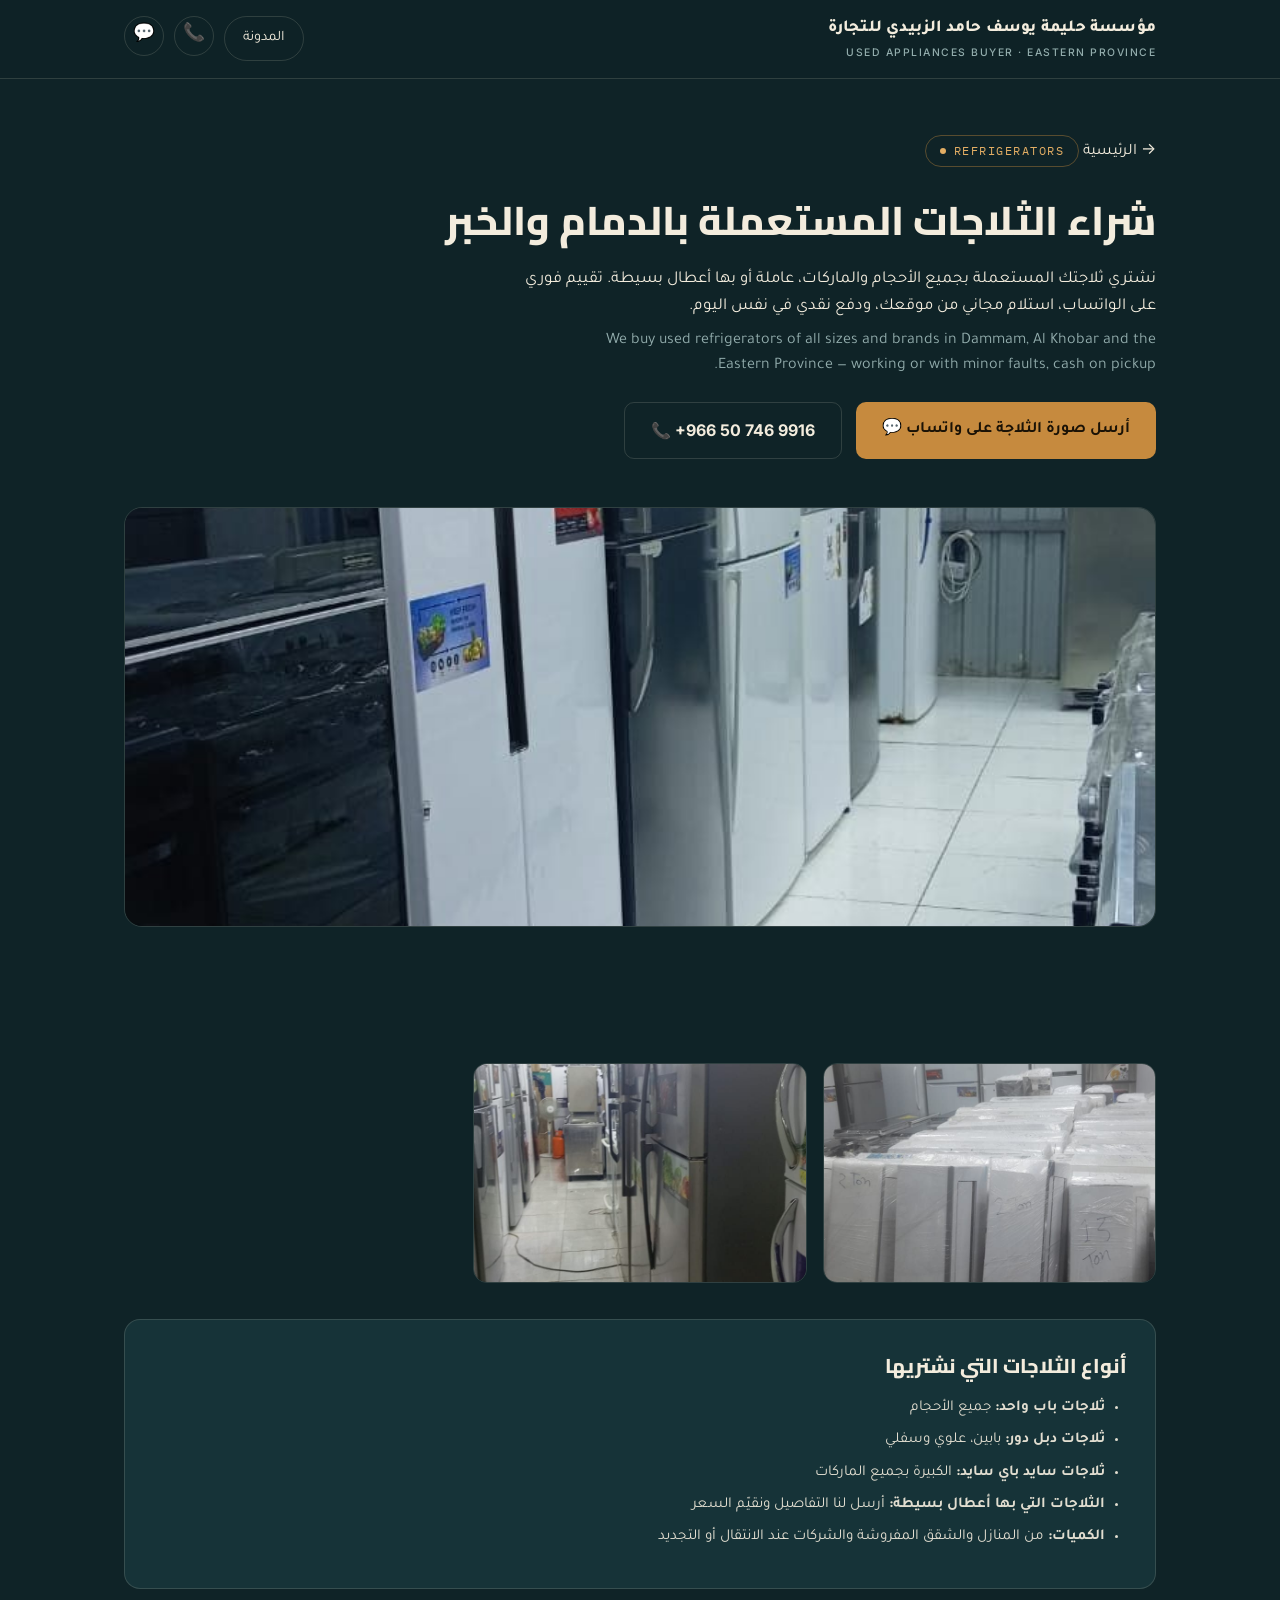
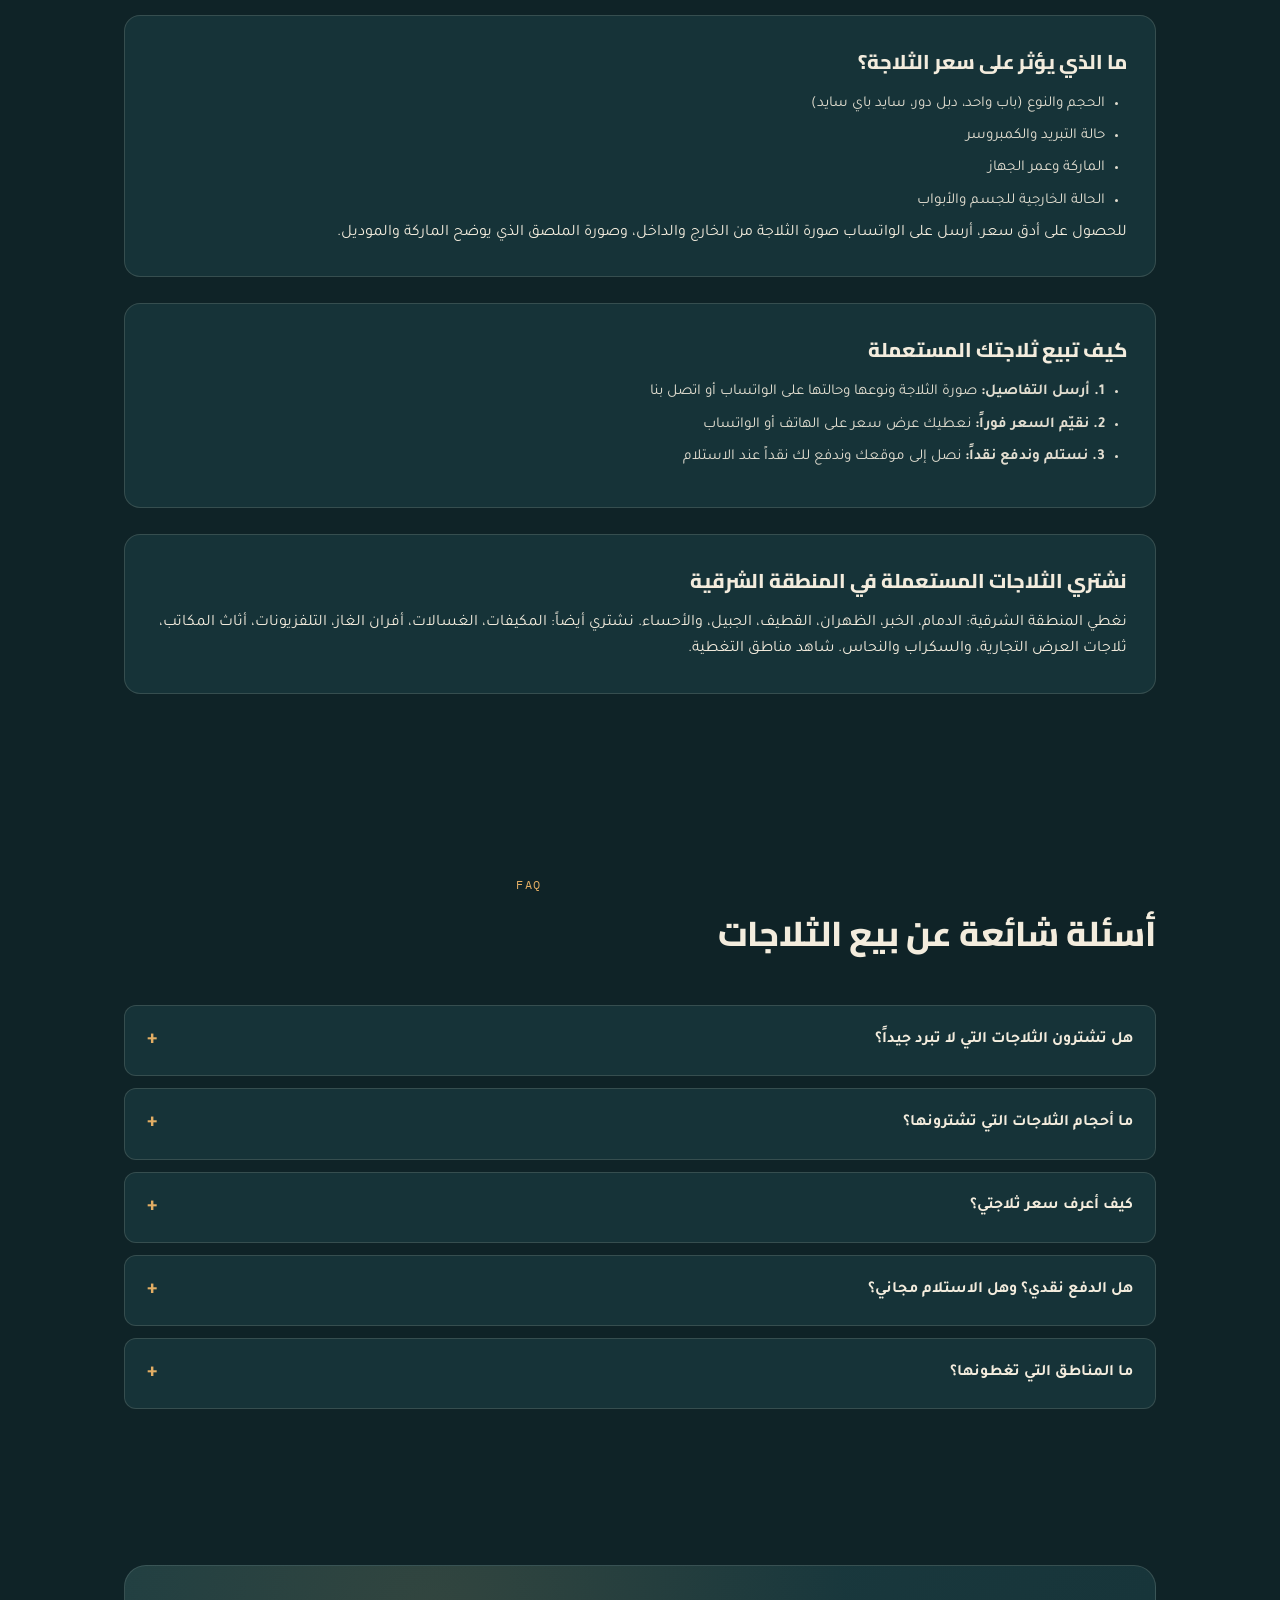
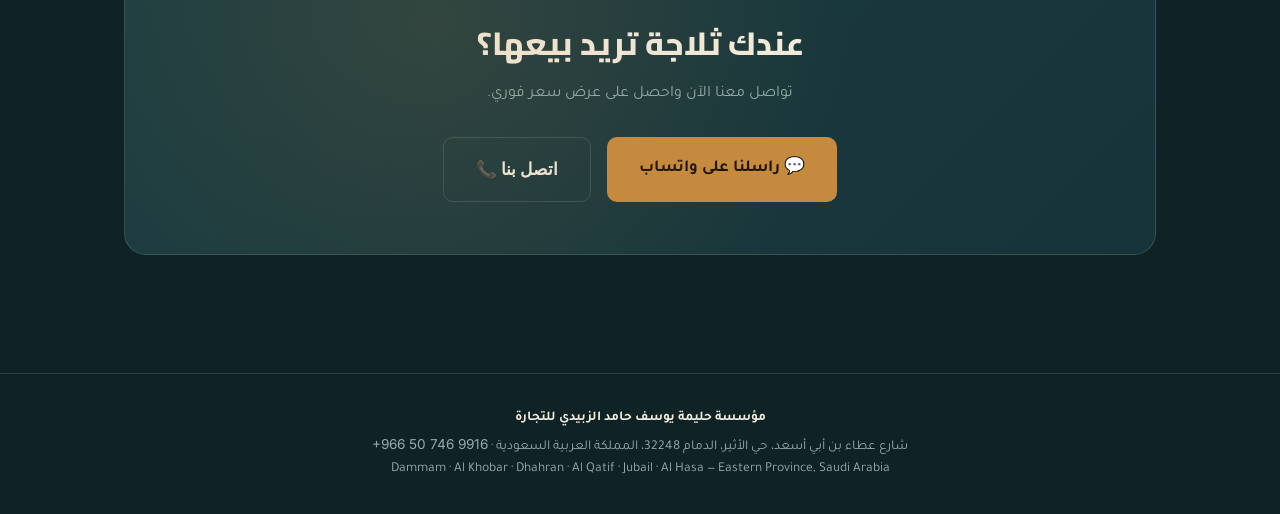
<file: fridge.html>
<!DOCTYPE html>
<html lang="ar" dir="rtl">
<head>
<!-- Google tag (gtag.js) -->
<script async src="https://www.googletagmanager.com/gtag/js?id=AW-18125519177"></script>
<script>
  window.dataLayer = window.dataLayer || [];
  function gtag(){dataLayer.push(arguments);}
  gtag('js', new Date());
  gtag('config', 'AW-18125519177');

  // Conversion tracking for phone/WhatsApp clicks
  function gtag_report_conversion(url, label) {
    var already_navigated = false;
    var navigate = function () {
      if (already_navigated) return;
      already_navigated = true;
      if (typeof(url) != 'undefined') {
        window.location = url;
      }
    };
    gtag('event', 'conversion', {
        'send_to': 'AW-18125519177/' + label,
        'event_callback': navigate
    });
    setTimeout(navigate, 1000); // safety fallback: never block the user
    return false;
  }
</script>
<meta charset="UTF-8">
<meta name="viewport" content="width=device-width, initial-scale=1.0">
<title>شراء الثلاجات المستعملة بالدمام والخبر نقداً | مؤسسة حليمة الزبيدي</title>
<meta name="description" content="نشتري الثلاجات المستعملة بجميع الأحجام والماركات، عاملة أو بها أعطال بسيطة، في الدمام والخبر والظهران والقطيف والجبيل والأحساء. تقييم فوري، استلام مجاني، ودفع نقدي في نفس اليوم. واتساب: 0507469916">
<link rel="canonical" href="https://halimayusuftrading6728-cell.github.io/halima-appliances-website/fridge.html">
<meta name="robots" content="index, follow">
<meta property="og:type" content="website">
<meta property="og:locale" content="ar_SA">
<meta property="og:site_name" content="مؤسسة حليمة يوسف حامد الزبيدي للتجارة">
<meta property="og:title" content="نشتري ثلاجتك المستعملة بالدمام والخبر نقداً">
<meta property="og:description" content="جميع الأحجام والماركات، عاملة أو بها أعطال بسيطة. استلام مجاني ودفع نقدي في نفس اليوم.">
<meta property="og:url" content="https://halimayusuftrading6728-cell.github.io/halima-appliances-website/fridge.html">
<meta property="og:image" content="https://halimayusuftrading6728-cell.github.io/halima-appliances-website/images/fridge-2.jpg">
<link rel="preconnect" href="https://fonts.googleapis.com">
<link rel="preconnect" href="https://fonts.gstatic.com" crossorigin>
<link href="https://fonts.googleapis.com/css2?family=Cairo:wght@700;800;900&family=Tajawal:wght@400;500;700&family=IBM+Plex+Mono:wght@500;600&family=Inter:wght@400;500;600&display=swap" rel="stylesheet">
<link rel="stylesheet" href="style.css">
</head>
<body>

<header>
  <div class="header-inner wrap">
    <div class="brand">
      <a href="index.html" style="color:inherit; text-decoration:none;">مؤسسة حليمة يوسف حامد الزبيدي للتجارة</a>
      <small>Used Appliances Buyer · Eastern Province</small>
    </div>
    <div class="header-cta">
      <a class="btn-outline" style="padding:10px 18px; border-radius:100px; font-size:0.9rem;" href="blog.html">المدونة</a>
      <a class="btn-icon" href="tel:+966507469916" title="اتصال" onclick="return gtag_report_conversion(this.href, 'HOLhCPulwtQcEMny9cJD')">📞</a>
      <a class="btn-icon" href="https://wa.me/966507469916?text=%D8%A7%D9%84%D8%B3%D9%84%D8%A7%D9%85%20%D8%B9%D9%84%D9%8A%D9%83%D9%85%D8%8C%20%D8%B9%D9%86%D8%AF%D9%8A%20%D8%AB%D9%84%D8%A7%D8%AC%D8%A9%20%D9%85%D8%B3%D8%AA%D8%B9%D9%85%D9%84%D8%A9%20%D9%84%D9%84%D8%A8%D9%8A%D8%B9" title="واتساب" onclick="return gtag_report_conversion(this.href, 'cvoeCKr2xtQcEMny9cJD')">💬</a>
    </div>
  </div>
</header>

<section class="cat-hero">
  <div class="wrap">
    <a class="back-link" href="index.html">→ الرئيسية</a>
    <span class="eyebrow">REFRIGERATORS</span>
    <h1>شراء الثلاجات المستعملة بالدمام والخبر</h1>
    <p class="ar">نشتري ثلاجتك المستعملة بجميع الأحجام والماركات، عاملة أو بها أعطال بسيطة. تقييم فوري على الواتساب، استلام مجاني من موقعك، ودفع نقدي في نفس اليوم.</p>
    <p class="en">We buy used refrigerators of all sizes and brands in Dammam, Al Khobar and the Eastern Province — working or with minor faults, cash on pickup.</p>
    <div class="hero-actions" style="margin:22px 0;">
      <a class="btn btn-primary" href="https://wa.me/966507469916?text=%D8%A7%D9%84%D8%B3%D9%84%D8%A7%D9%85%20%D8%B9%D9%84%D9%8A%D9%83%D9%85%D8%8C%20%D8%B9%D9%86%D8%AF%D9%8A%20%D8%AB%D9%84%D8%A7%D8%AC%D8%A9%20%D9%85%D8%B3%D8%AA%D8%B9%D9%85%D9%84%D8%A9%20%D9%84%D9%84%D8%A8%D9%8A%D8%B9" onclick="return gtag_report_conversion(this.href, 'cvoeCKr2xtQcEMny9cJD')">أرسل صورة الثلاجة على واتساب 💬</a>
      <a class="btn btn-outline ltr" href="tel:+966507469916" onclick="return gtag_report_conversion(this.href, 'HOLhCPulwtQcEMny9cJD')">📞 +966 50 746 9916</a>
    </div>
    <img src="images/fridge-2.jpg" alt="ثلاجات مستعملة اشتريناها من عملائنا في الدمام">
  </div>
</section>

<section>
  <div class="wrap">
    <div class="gallery">
      <img src="images/fridge-1.jpg" alt="شراء ثلاجة مستعملة في الدمام" loading="lazy">
      <img src="images/fridge-3.jpg" alt="نشتري الثلاجات المستعملة بجميع الأحجام في الخبر" loading="lazy">
    </div>

    <div class="info-block">
      <h2>أنواع الثلاجات التي نشتريها</h2>
      <ul>
        <li><strong>ثلاجات باب واحد:</strong> جميع الأحجام</li>
        <li><strong>ثلاجات دبل دور:</strong> بابين، علوي وسفلي</li>
        <li><strong>ثلاجات سايد باي سايد:</strong> الكبيرة بجميع الماركات</li>
        <li><strong>الثلاجات التي بها أعطال بسيطة:</strong> أرسل لنا التفاصيل ونقيّم السعر</li>
        <li><strong>الكميات:</strong> من المنازل والشقق المفروشة والشركات عند الانتقال أو التجديد</li>
      </ul>
    </div>
    <div class="info-block">
      <h2>ما الذي يؤثر على سعر الثلاجة؟</h2>
      <ul>
        <li>الحجم والنوع (باب واحد، دبل دور، سايد باي سايد)</li>
        <li>حالة التبريد والكمبروسر</li>
        <li>الماركة وعمر الجهاز</li>
        <li>الحالة الخارجية للجسم والأبواب</li>
      </ul>
      <p>للحصول على أدق سعر، أرسل على الواتساب صورة الثلاجة من الخارج والداخل، وصورة الملصق الذي يوضح الماركة والموديل.</p>
    </div>
    <div class="info-block">
      <h2>كيف تبيع ثلاجتك المستعملة</h2>
      <ul>
        <li><strong>1. أرسل التفاصيل:</strong> صورة الثلاجة ونوعها وحالتها على الواتساب أو اتصل بنا</li>
        <li><strong>2. نقيّم السعر فوراً:</strong> نعطيك عرض سعر على الهاتف أو الواتساب</li>
        <li><strong>3. نستلم وندفع نقداً:</strong> نصل إلى موقعك وندفع لك نقداً عند الاستلام</li>
      </ul>
    </div>
    <div class="info-block">
      <h2>نشتري الثلاجات المستعملة في المنطقة الشرقية</h2>
      <p>نغطي المنطقة الشرقية: الدمام، الخبر، الظهران، القطيف، الجبيل، والأحساء. نشتري أيضاً: <a href="ac.html">المكيفات</a>، <a href="washer.html">الغسالات</a>، <a href="oven.html">أفران الغاز</a>، <a href="tv.html">التلفزيونات</a>، <a href="chairs.html">أثاث المكاتب</a>، <a href="coolers.html">ثلاجات العرض التجارية</a>، و<a href="scrap.html">السكراب والنحاس</a>. <a href="areas.html">شاهد مناطق التغطية</a>.</p>
    </div>
  </div>
</section>

<section id="faq">
  <div class="wrap">
    <div class="section-head">
      <span class="section-tag">FAQ</span>
      <h2>أسئلة شائعة عن بيع الثلاجات</h2>
    </div>
    <div class="faq-list">
      <details class="faq-item">
        <summary>هل تشترون الثلاجات التي لا تبرد جيداً؟</summary>
        <p>نعم، نشتري الثلاجات التي بها أعطال بسيطة. أرسل لنا التفاصيل على الواتساب وسنقيّم السعر حسب حالتها.</p>
      </details>
      <details class="faq-item">
        <summary>ما أحجام الثلاجات التي تشترونها؟</summary>
        <p>نشتري جميع الأحجام: باب واحد، دبل دور، وسايد باي سايد، بجميع الماركات.</p>
      </details>
      <details class="faq-item">
        <summary>كيف أعرف سعر ثلاجتي؟</summary>
        <p>أرسل صورة الثلاجة من الخارج والداخل وصورة الملصق على الواتساب، ونعطيك عرض سعر فوري.</p>
      </details>
      <details class="faq-item">
        <summary>هل الدفع نقدي؟ وهل الاستلام مجاني؟</summary>
        <p>نعم، ندفع نقداً كاملاً عند الاستلام، وخدمة الاستلام من موقعك مجانية ضمن مناطق الخدمة.</p>
      </details>
      <details class="faq-item">
        <summary>ما المناطق التي تغطونها؟</summary>
        <p>نغطي المنطقة الشرقية: الدمام، الخبر، الظهران، القطيف، الجبيل، والأحساء.</p>
      </details>
    </div>
  </div>
</section>

<section>
  <div class="wrap">
    <div class="contact-panel" style="margin-bottom:40px;">
      <h2>عندك ثلاجة تريد بيعها؟</h2>
      <p>تواصل معنا الآن واحصل على عرض سعر فوري.</p>
      <div class="contact-actions">
        <a class="btn btn-primary btn-lg" href="https://wa.me/966507469916?text=%D8%A7%D9%84%D8%B3%D9%84%D8%A7%D9%85%20%D8%B9%D9%84%D9%8A%D9%83%D9%85%D8%8C%20%D8%B9%D9%86%D8%AF%D9%8A%20%D8%AB%D9%84%D8%A7%D8%AC%D8%A9%20%D9%85%D8%B3%D8%AA%D8%B9%D9%85%D9%84%D8%A9%20%D9%84%D9%84%D8%A8%D9%8A%D8%B9" onclick="return gtag_report_conversion(this.href, 'cvoeCKr2xtQcEMny9cJD')">💬 راسلنا على واتساب</a>
        <a class="btn btn-outline btn-lg ltr" href="tel:+966507469916" onclick="return gtag_report_conversion(this.href, 'HOLhCPulwtQcEMny9cJD')">📞 اتصل بنا</a>
      </div>
    </div>
  </div>
</section>

<footer>
  <div class="wrap">
    <div class="biz">مؤسسة حليمة يوسف حامد الزبيدي للتجارة</div>
    <address style="font-style:normal;">شارع عطاء بن أبي أسعد، حي الأثير، الدمام 32248، المملكة العربية السعودية · <a href="tel:+966507469916" class="ltr">+966 50 746 9916</a></address>
    <div>Dammam · Al Khobar · Dhahran · Al Qatif · Jubail · Al Hasa — Eastern Province, Saudi Arabia</div>
  </div>
</footer>

<div class="sticky-bar">
  <a href="tel:+966507469916" class="sticky-btn sticky-call" onclick="return gtag_report_conversion(this.href, 'HOLhCPulwtQcEMny9cJD')">📞 اتصل الآن</a>
  <a href="https://wa.me/966507469916?text=%D8%A7%D9%84%D8%B3%D9%84%D8%A7%D9%85%20%D8%B9%D9%84%D9%8A%D9%83%D9%85%D8%8C%20%D8%B9%D9%86%D8%AF%D9%8A%20%D8%AB%D9%84%D8%A7%D8%AC%D8%A9%20%D9%85%D8%B3%D8%AA%D8%B9%D9%85%D9%84%D8%A9%20%D9%84%D9%84%D8%A8%D9%8A%D8%B9" class="sticky-btn sticky-wa" onclick="return gtag_report_conversion(this.href, 'cvoeCKr2xtQcEMny9cJD')">💬 واتساب</a>
</div>

<script type="application/ld+json">
{
  "@context": "https://schema.org",
  "@type": "Service",
  "name": "شراء الثلاجات المستعملة",
  "serviceType": "شراء الثلاجات المستعملة",
  "description": "نشتري الثلاجات المستعملة بجميع الأحجام والماركات، مع استلام مجاني ودفع نقدي في المنطقة الشرقية.",
  "url": "https://halimayusuftrading6728-cell.github.io/halima-appliances-website/fridge.html",
  "provider": {
    "@type": "LocalBusiness",
    "@id": "https://halimayusuftrading6728-cell.github.io/halima-appliances-website/#business",
    "name": "مؤسسة حليمة يوسف حامد الزبيدي للتجارة",
    "telephone": "+966507469916",
    "address": {
      "@type": "PostalAddress",
      "streetAddress": "شارع عطاء بن أبي أسعد، حي الأثير",
      "addressLocality": "الدمام",
      "postalCode": "32248",
      "addressCountry": "SA"
    }
  },
  "areaServed": [
    {
      "@type": "City",
      "name": "الدمام"
    },
    {
      "@type": "City",
      "name": "الخبر"
    },
    {
      "@type": "City",
      "name": "الظهران"
    },
    {
      "@type": "City",
      "name": "القطيف"
    },
    {
      "@type": "City",
      "name": "الجبيل"
    },
    {
      "@type": "City",
      "name": "الأحساء"
    }
  ]
}
</script>
<script type="application/ld+json">
{
  "@context": "https://schema.org",
  "@type": "BreadcrumbList",
  "itemListElement": [
    {
      "@type": "ListItem",
      "position": 1,
      "name": "الرئيسية",
      "item": "https://halimayusuftrading6728-cell.github.io/halima-appliances-website/"
    },
    {
      "@type": "ListItem",
      "position": 2,
      "name": "شراء الثلاجات المستعملة",
      "item": "https://halimayusuftrading6728-cell.github.io/halima-appliances-website/fridge.html"
    }
  ]
}
</script>
<script type="application/ld+json">
{
  "@context": "https://schema.org",
  "@type": "FAQPage",
  "mainEntity": [
    {
      "@type": "Question",
      "name": "هل تشترون الثلاجات التي لا تبرد جيداً؟",
      "acceptedAnswer": {
        "@type": "Answer",
        "text": "نعم، نشتري الثلاجات التي بها أعطال بسيطة. أرسل لنا التفاصيل على الواتساب وسنقيّم السعر حسب حالتها."
      }
    },
    {
      "@type": "Question",
      "name": "ما أحجام الثلاجات التي تشترونها؟",
      "acceptedAnswer": {
        "@type": "Answer",
        "text": "نشتري جميع الأحجام: باب واحد، دبل دور، وسايد باي سايد، بجميع الماركات."
      }
    },
    {
      "@type": "Question",
      "name": "كيف أعرف سعر ثلاجتي؟",
      "acceptedAnswer": {
        "@type": "Answer",
        "text": "أرسل صورة الثلاجة من الخارج والداخل وصورة الملصق على الواتساب، ونعطيك عرض سعر فوري."
      }
    },
    {
      "@type": "Question",
      "name": "هل الدفع نقدي؟ وهل الاستلام مجاني؟",
      "acceptedAnswer": {
        "@type": "Answer",
        "text": "نعم، ندفع نقداً كاملاً عند الاستلام، وخدمة الاستلام من موقعك مجانية ضمن مناطق الخدمة."
      }
    },
    {
      "@type": "Question",
      "name": "ما المناطق التي تغطونها؟",
      "acceptedAnswer": {
        "@type": "Answer",
        "text": "نغطي المنطقة الشرقية: الدمام، الخبر، الظهران، القطيف، الجبيل، والأحساء."
      }
    }
  ]
}
</script>

</body>
</html>
</file>
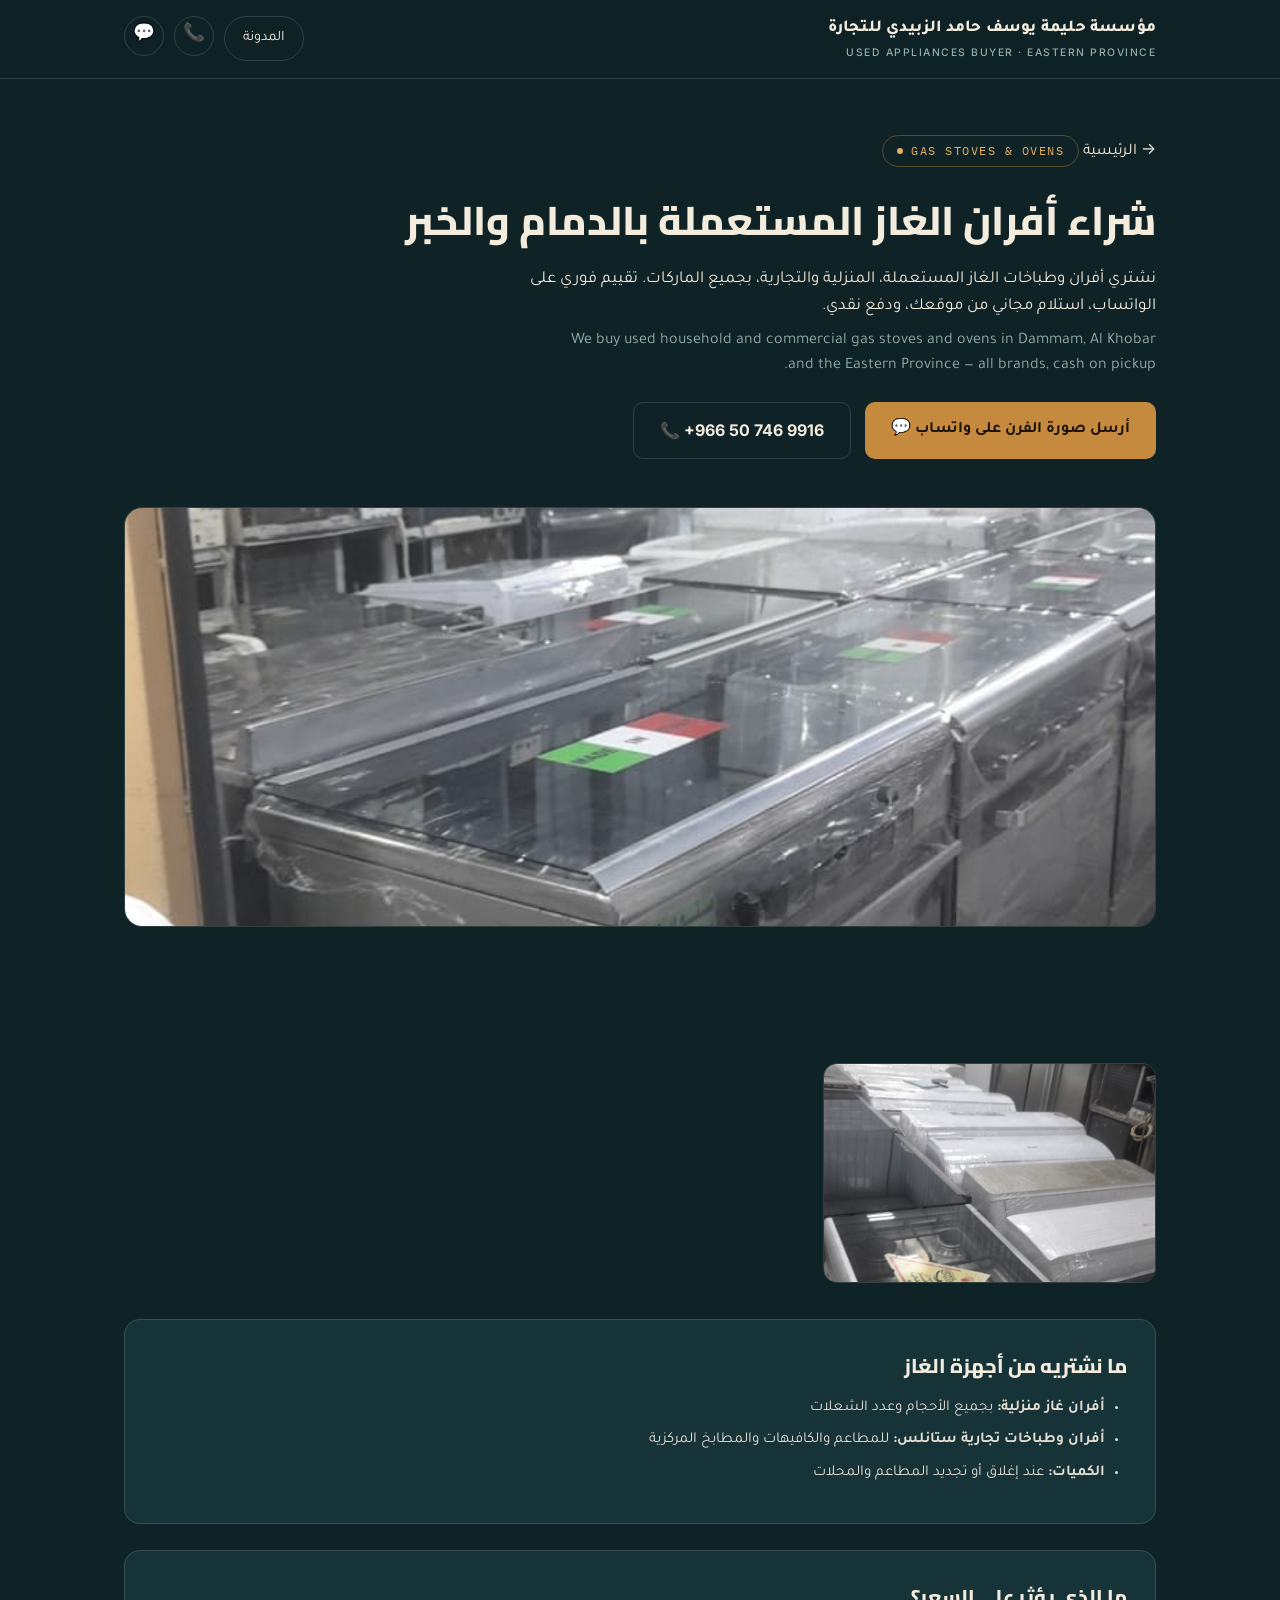
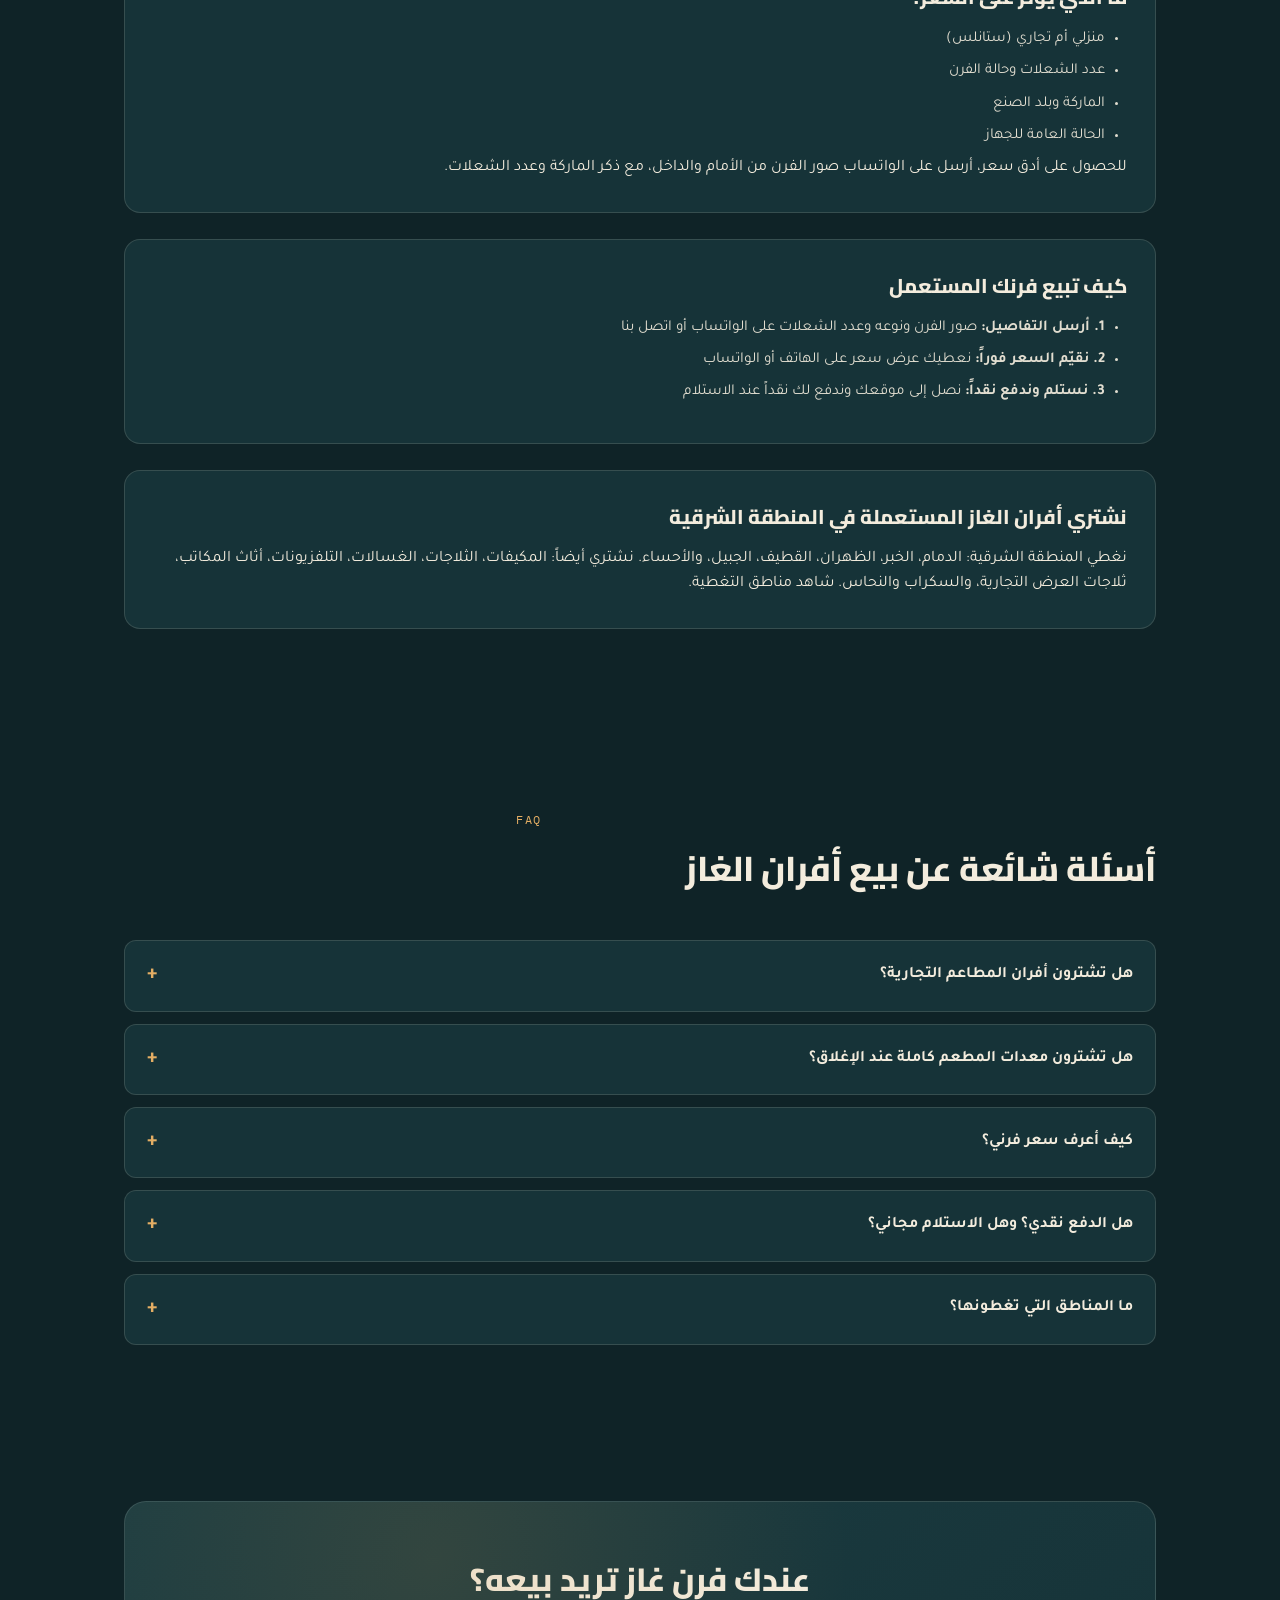
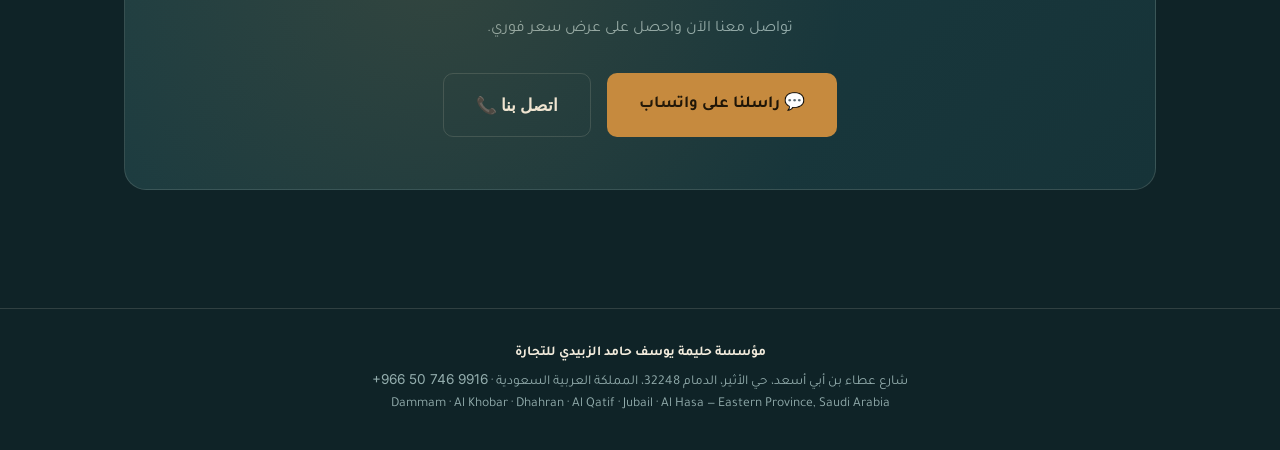
<file: oven.html>
<!DOCTYPE html>
<html lang="ar" dir="rtl">
<head>
<!-- Google tag (gtag.js) -->
<script async src="https://www.googletagmanager.com/gtag/js?id=AW-18125519177"></script>
<script>
  window.dataLayer = window.dataLayer || [];
  function gtag(){dataLayer.push(arguments);}
  gtag('js', new Date());
  gtag('config', 'AW-18125519177');

  // Conversion tracking for phone/WhatsApp clicks
  function gtag_report_conversion(url, label) {
    var already_navigated = false;
    var navigate = function () {
      if (already_navigated) return;
      already_navigated = true;
      if (typeof(url) != 'undefined') {
        window.location = url;
      }
    };
    gtag('event', 'conversion', {
        'send_to': 'AW-18125519177/' + label,
        'event_callback': navigate
    });
    setTimeout(navigate, 1000); // safety fallback: never block the user
    return false;
  }
</script>
<meta charset="UTF-8">
<meta name="viewport" content="width=device-width, initial-scale=1.0">
<title>شراء أفران الغاز والمطابخ المستعملة بالدمام نقداً | مؤسسة حليمة الزبيدي</title>
<meta name="description" content="نشتري أفران الغاز والطباخات المستعملة المنزلية والتجارية للمطاعم بجميع الماركات في الدمام والخبر والظهران والقطيف والجبيل والأحساء. تقييم فوري، استلام مجاني، ودفع نقدي في نفس اليوم. واتساب: 0507469916">
<link rel="canonical" href="https://halimayusuftrading6728-cell.github.io/halima-appliances-website/oven.html">
<meta name="robots" content="index, follow">
<meta property="og:type" content="website">
<meta property="og:locale" content="ar_SA">
<meta property="og:site_name" content="مؤسسة حليمة يوسف حامد الزبيدي للتجارة">
<meta property="og:title" content="نشتري أفران الغاز المستعملة المنزلية والتجارية">
<meta property="og:description" content="أفران منزلية وتجارية ستانلس بجميع الماركات. استلام مجاني ودفع نقدي.">
<meta property="og:url" content="https://halimayusuftrading6728-cell.github.io/halima-appliances-website/oven.html">
<meta property="og:image" content="https://halimayusuftrading6728-cell.github.io/halima-appliances-website/images/oven-1.jpg">
<link rel="preconnect" href="https://fonts.googleapis.com">
<link rel="preconnect" href="https://fonts.gstatic.com" crossorigin>
<link href="https://fonts.googleapis.com/css2?family=Cairo:wght@700;800;900&family=Tajawal:wght@400;500;700&family=IBM+Plex+Mono:wght@500;600&family=Inter:wght@400;500;600&display=swap" rel="stylesheet">
<link rel="stylesheet" href="style.css">
</head>
<body>

<header>
  <div class="header-inner wrap">
    <div class="brand">
      <a href="index.html" style="color:inherit; text-decoration:none;">مؤسسة حليمة يوسف حامد الزبيدي للتجارة</a>
      <small>Used Appliances Buyer · Eastern Province</small>
    </div>
    <div class="header-cta">
      <a class="btn-outline" style="padding:10px 18px; border-radius:100px; font-size:0.9rem;" href="blog.html">المدونة</a>
      <a class="btn-icon" href="tel:+966507469916" title="اتصال" onclick="return gtag_report_conversion(this.href, 'HOLhCPulwtQcEMny9cJD')">📞</a>
      <a class="btn-icon" href="https://wa.me/966507469916?text=%D8%A7%D9%84%D8%B3%D9%84%D8%A7%D9%85%20%D8%B9%D9%84%D9%8A%D9%83%D9%85%D8%8C%20%D8%B9%D9%86%D8%AF%D9%8A%20%D9%81%D8%B1%D9%86%20%D8%BA%D8%A7%D8%B2%20%D9%85%D8%B3%D8%AA%D8%B9%D9%85%D9%84%20%D9%84%D9%84%D8%A8%D9%8A%D8%B9" title="واتساب" onclick="return gtag_report_conversion(this.href, 'cvoeCKr2xtQcEMny9cJD')">💬</a>
    </div>
  </div>
</header>

<section class="cat-hero">
  <div class="wrap">
    <a class="back-link" href="index.html">→ الرئيسية</a>
    <span class="eyebrow">GAS STOVES & OVENS</span>
    <h1>شراء أفران الغاز المستعملة بالدمام والخبر</h1>
    <p class="ar">نشتري أفران وطباخات الغاز المستعملة، المنزلية والتجارية، بجميع الماركات. تقييم فوري على الواتساب، استلام مجاني من موقعك، ودفع نقدي.</p>
    <p class="en">We buy used household and commercial gas stoves and ovens in Dammam, Al Khobar and the Eastern Province — all brands, cash on pickup.</p>
    <div class="hero-actions" style="margin:22px 0;">
      <a class="btn btn-primary" href="https://wa.me/966507469916?text=%D8%A7%D9%84%D8%B3%D9%84%D8%A7%D9%85%20%D8%B9%D9%84%D9%8A%D9%83%D9%85%D8%8C%20%D8%B9%D9%86%D8%AF%D9%8A%20%D9%81%D8%B1%D9%86%20%D8%BA%D8%A7%D8%B2%20%D9%85%D8%B3%D8%AA%D8%B9%D9%85%D9%84%20%D9%84%D9%84%D8%A8%D9%8A%D8%B9" onclick="return gtag_report_conversion(this.href, 'cvoeCKr2xtQcEMny9cJD')">أرسل صورة الفرن على واتساب 💬</a>
      <a class="btn btn-outline ltr" href="tel:+966507469916" onclick="return gtag_report_conversion(this.href, 'HOLhCPulwtQcEMny9cJD')">📞 +966 50 746 9916</a>
    </div>
    <img src="images/oven-1.jpg" alt="أفران غاز مستعملة اشتريناها في الدمام">
  </div>
</section>

<section>
  <div class="wrap">
    <div class="gallery">
      <img src="images/oven-2.jpg" alt="شراء فرن غاز تجاري ستانلس مستعمل" loading="lazy">
    </div>

    <div class="info-block">
      <h2>ما نشتريه من أجهزة الغاز</h2>
      <ul>
        <li><strong>أفران غاز منزلية:</strong> بجميع الأحجام وعدد الشعلات</li>
        <li><strong>أفران وطباخات تجارية ستانلس:</strong> للمطاعم والكافيهات والمطابخ المركزية</li>
        <li><strong>الكميات:</strong> عند إغلاق أو تجديد المطاعم والمحلات</li>
      </ul>
    </div>
    <div class="info-block">
      <h2>ما الذي يؤثر على السعر؟</h2>
      <ul>
        <li>منزلي أم تجاري (ستانلس)</li>
        <li>عدد الشعلات وحالة الفرن</li>
        <li>الماركة وبلد الصنع</li>
        <li>الحالة العامة للجهاز</li>
      </ul>
      <p>للحصول على أدق سعر، أرسل على الواتساب صور الفرن من الأمام والداخل، مع ذكر الماركة وعدد الشعلات.</p>
    </div>
    <div class="info-block">
      <h2>كيف تبيع فرنك المستعمل</h2>
      <ul>
        <li><strong>1. أرسل التفاصيل:</strong> صور الفرن ونوعه وعدد الشعلات على الواتساب أو اتصل بنا</li>
        <li><strong>2. نقيّم السعر فوراً:</strong> نعطيك عرض سعر على الهاتف أو الواتساب</li>
        <li><strong>3. نستلم وندفع نقداً:</strong> نصل إلى موقعك وندفع لك نقداً عند الاستلام</li>
      </ul>
    </div>
    <div class="info-block">
      <h2>نشتري أفران الغاز المستعملة في المنطقة الشرقية</h2>
      <p>نغطي المنطقة الشرقية: الدمام، الخبر، الظهران، القطيف، الجبيل، والأحساء. نشتري أيضاً: <a href="ac.html">المكيفات</a>، <a href="fridge.html">الثلاجات</a>، <a href="washer.html">الغسالات</a>، <a href="tv.html">التلفزيونات</a>، <a href="chairs.html">أثاث المكاتب</a>، <a href="coolers.html">ثلاجات العرض التجارية</a>، و<a href="scrap.html">السكراب والنحاس</a>. <a href="areas.html">شاهد مناطق التغطية</a>.</p>
    </div>
  </div>
</section>

<section id="faq">
  <div class="wrap">
    <div class="section-head">
      <span class="section-tag">FAQ</span>
      <h2>أسئلة شائعة عن بيع أفران الغاز</h2>
    </div>
    <div class="faq-list">
      <details class="faq-item">
        <summary>هل تشترون أفران المطاعم التجارية؟</summary>
        <p>نعم، نشتري الأفران والطباخات التجارية الستانلس للمطاعم والكافيهات، بالإضافة إلى الأفران المنزلية.</p>
      </details>
      <details class="faq-item">
        <summary>هل تشترون معدات المطعم كاملة عند الإغلاق؟</summary>
        <p>نشتري أفران الغاز وثلاجات العرض والمكيفات والأثاث. أرسل لنا قائمة بما لديك على الواتساب ونقيّم الكل.</p>
      </details>
      <details class="faq-item">
        <summary>كيف أعرف سعر فرني؟</summary>
        <p>أرسل صور الفرن مع ذكر الماركة وعدد الشعلات على الواتساب، ونعطيك عرض سعر فوري.</p>
      </details>
      <details class="faq-item">
        <summary>هل الدفع نقدي؟ وهل الاستلام مجاني؟</summary>
        <p>نعم، ندفع نقداً كاملاً عند الاستلام، وخدمة الاستلام من موقعك مجانية ضمن مناطق الخدمة.</p>
      </details>
      <details class="faq-item">
        <summary>ما المناطق التي تغطونها؟</summary>
        <p>نغطي المنطقة الشرقية: الدمام، الخبر، الظهران، القطيف، الجبيل، والأحساء.</p>
      </details>
    </div>
  </div>
</section>

<section>
  <div class="wrap">
    <div class="contact-panel" style="margin-bottom:40px;">
      <h2>عندك فرن غاز تريد بيعه؟</h2>
      <p>تواصل معنا الآن واحصل على عرض سعر فوري.</p>
      <div class="contact-actions">
        <a class="btn btn-primary btn-lg" href="https://wa.me/966507469916?text=%D8%A7%D9%84%D8%B3%D9%84%D8%A7%D9%85%20%D8%B9%D9%84%D9%8A%D9%83%D9%85%D8%8C%20%D8%B9%D9%86%D8%AF%D9%8A%20%D9%81%D8%B1%D9%86%20%D8%BA%D8%A7%D8%B2%20%D9%85%D8%B3%D8%AA%D8%B9%D9%85%D9%84%20%D9%84%D9%84%D8%A8%D9%8A%D8%B9" onclick="return gtag_report_conversion(this.href, 'cvoeCKr2xtQcEMny9cJD')">💬 راسلنا على واتساب</a>
        <a class="btn btn-outline btn-lg ltr" href="tel:+966507469916" onclick="return gtag_report_conversion(this.href, 'HOLhCPulwtQcEMny9cJD')">📞 اتصل بنا</a>
      </div>
    </div>
  </div>
</section>

<footer>
  <div class="wrap">
    <div class="biz">مؤسسة حليمة يوسف حامد الزبيدي للتجارة</div>
    <address style="font-style:normal;">شارع عطاء بن أبي أسعد، حي الأثير، الدمام 32248، المملكة العربية السعودية · <a href="tel:+966507469916" class="ltr">+966 50 746 9916</a></address>
    <div>Dammam · Al Khobar · Dhahran · Al Qatif · Jubail · Al Hasa — Eastern Province, Saudi Arabia</div>
  </div>
</footer>

<div class="sticky-bar">
  <a href="tel:+966507469916" class="sticky-btn sticky-call" onclick="return gtag_report_conversion(this.href, 'HOLhCPulwtQcEMny9cJD')">📞 اتصل الآن</a>
  <a href="https://wa.me/966507469916?text=%D8%A7%D9%84%D8%B3%D9%84%D8%A7%D9%85%20%D8%B9%D9%84%D9%8A%D9%83%D9%85%D8%8C%20%D8%B9%D9%86%D8%AF%D9%8A%20%D9%81%D8%B1%D9%86%20%D8%BA%D8%A7%D8%B2%20%D9%85%D8%B3%D8%AA%D8%B9%D9%85%D9%84%20%D9%84%D9%84%D8%A8%D9%8A%D8%B9" class="sticky-btn sticky-wa" onclick="return gtag_report_conversion(this.href, 'cvoeCKr2xtQcEMny9cJD')">💬 واتساب</a>
</div>

<script type="application/ld+json">
{
  "@context": "https://schema.org",
  "@type": "Service",
  "name": "شراء أفران الغاز المستعملة",
  "serviceType": "شراء أفران الغاز المستعملة",
  "description": "نشتري أفران وطباخات الغاز المستعملة المنزلية والتجارية، مع استلام مجاني ودفع نقدي في المنطقة الشرقية.",
  "url": "https://halimayusuftrading6728-cell.github.io/halima-appliances-website/oven.html",
  "provider": {
    "@type": "LocalBusiness",
    "@id": "https://halimayusuftrading6728-cell.github.io/halima-appliances-website/#business",
    "name": "مؤسسة حليمة يوسف حامد الزبيدي للتجارة",
    "telephone": "+966507469916",
    "address": {
      "@type": "PostalAddress",
      "streetAddress": "شارع عطاء بن أبي أسعد، حي الأثير",
      "addressLocality": "الدمام",
      "postalCode": "32248",
      "addressCountry": "SA"
    }
  },
  "areaServed": [
    {
      "@type": "City",
      "name": "الدمام"
    },
    {
      "@type": "City",
      "name": "الخبر"
    },
    {
      "@type": "City",
      "name": "الظهران"
    },
    {
      "@type": "City",
      "name": "القطيف"
    },
    {
      "@type": "City",
      "name": "الجبيل"
    },
    {
      "@type": "City",
      "name": "الأحساء"
    }
  ]
}
</script>
<script type="application/ld+json">
{
  "@context": "https://schema.org",
  "@type": "BreadcrumbList",
  "itemListElement": [
    {
      "@type": "ListItem",
      "position": 1,
      "name": "الرئيسية",
      "item": "https://halimayusuftrading6728-cell.github.io/halima-appliances-website/"
    },
    {
      "@type": "ListItem",
      "position": 2,
      "name": "شراء أفران الغاز المستعملة",
      "item": "https://halimayusuftrading6728-cell.github.io/halima-appliances-website/oven.html"
    }
  ]
}
</script>
<script type="application/ld+json">
{
  "@context": "https://schema.org",
  "@type": "FAQPage",
  "mainEntity": [
    {
      "@type": "Question",
      "name": "هل تشترون أفران المطاعم التجارية؟",
      "acceptedAnswer": {
        "@type": "Answer",
        "text": "نعم، نشتري الأفران والطباخات التجارية الستانلس للمطاعم والكافيهات، بالإضافة إلى الأفران المنزلية."
      }
    },
    {
      "@type": "Question",
      "name": "هل تشترون معدات المطعم كاملة عند الإغلاق؟",
      "acceptedAnswer": {
        "@type": "Answer",
        "text": "نشتري أفران الغاز وثلاجات العرض والمكيفات والأثاث. أرسل لنا قائمة بما لديك على الواتساب ونقيّم الكل."
      }
    },
    {
      "@type": "Question",
      "name": "كيف أعرف سعر فرني؟",
      "acceptedAnswer": {
        "@type": "Answer",
        "text": "أرسل صور الفرن مع ذكر الماركة وعدد الشعلات على الواتساب، ونعطيك عرض سعر فوري."
      }
    },
    {
      "@type": "Question",
      "name": "هل الدفع نقدي؟ وهل الاستلام مجاني؟",
      "acceptedAnswer": {
        "@type": "Answer",
        "text": "نعم، ندفع نقداً كاملاً عند الاستلام، وخدمة الاستلام من موقعك مجانية ضمن مناطق الخدمة."
      }
    },
    {
      "@type": "Question",
      "name": "ما المناطق التي تغطونها؟",
      "acceptedAnswer": {
        "@type": "Answer",
        "text": "نغطي المنطقة الشرقية: الدمام، الخبر، الظهران، القطيف، الجبيل، والأحساء."
      }
    }
  ]
}
</script>

</body>
</html>
</file>
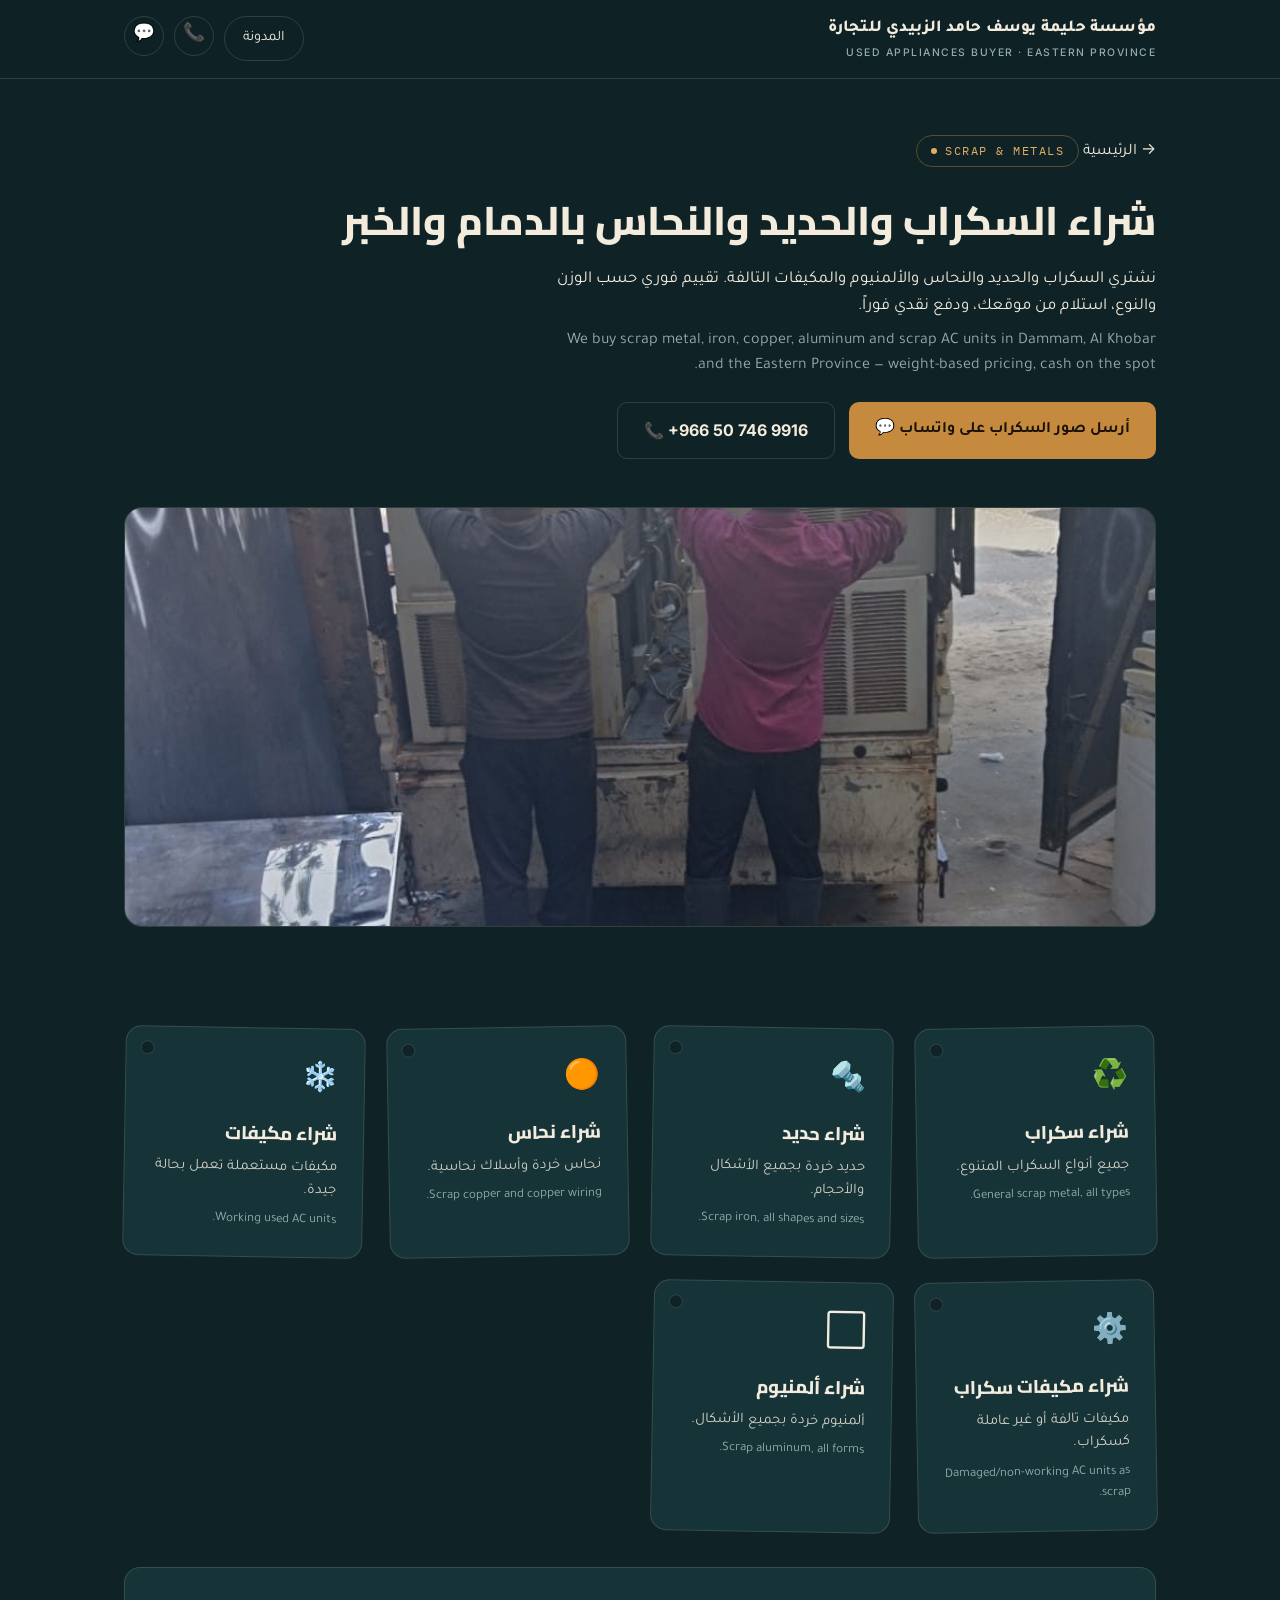
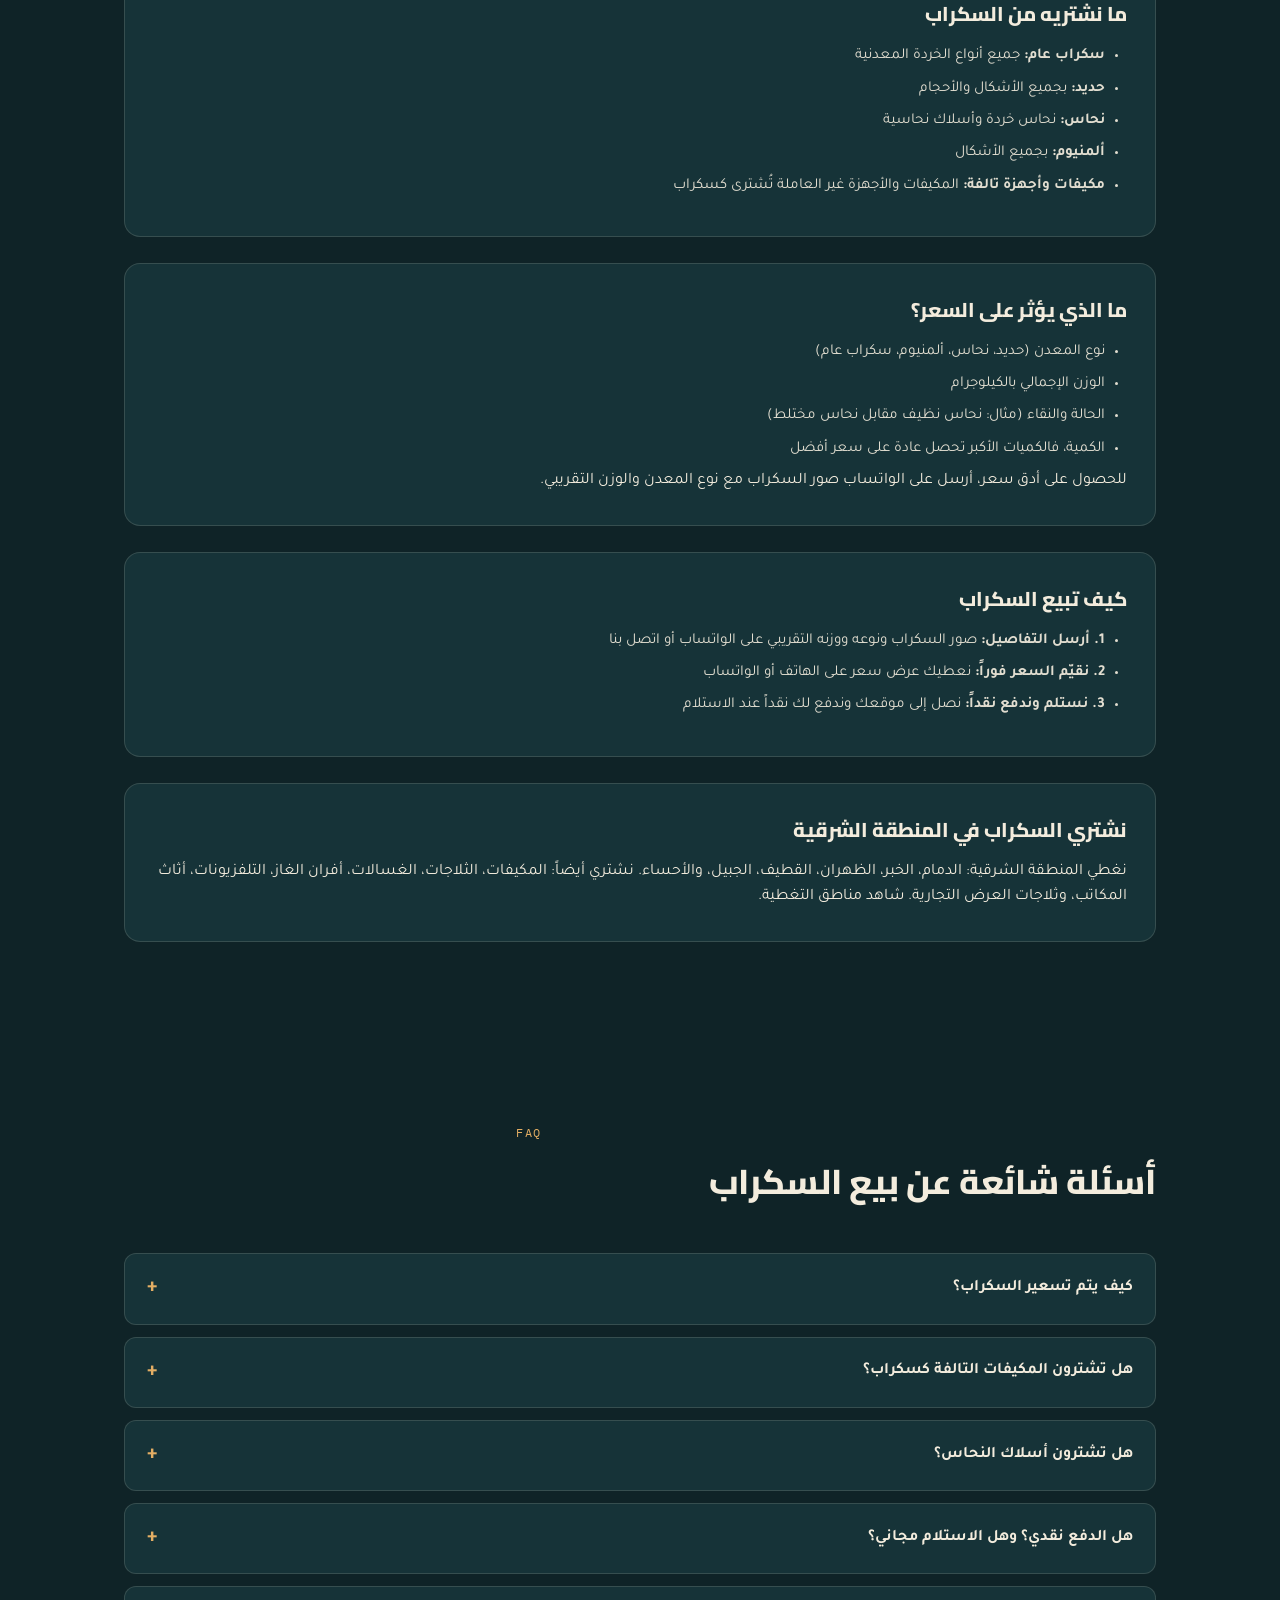
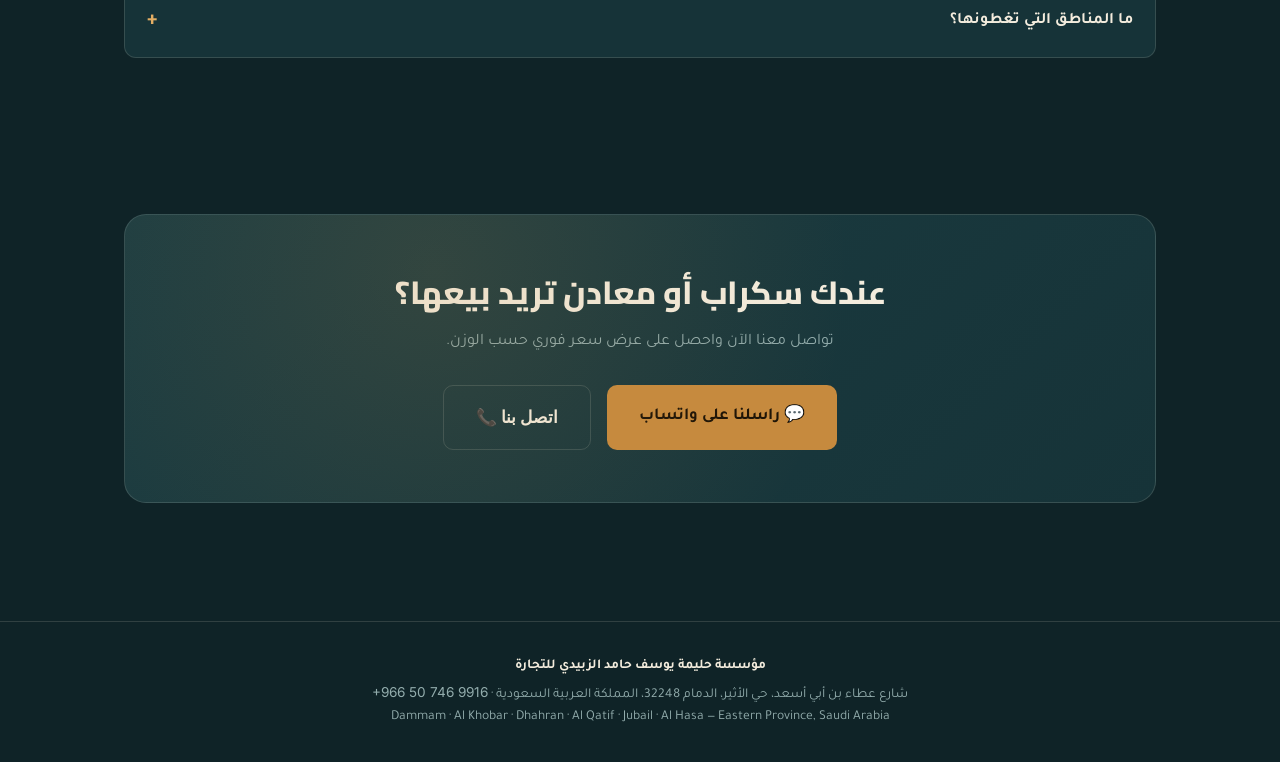
<file: scrap.html>
<!DOCTYPE html>
<html lang="ar" dir="rtl">
<head>
<!-- Google tag (gtag.js) -->
<script async src="https://www.googletagmanager.com/gtag/js?id=AW-18125519177"></script>
<script>
  window.dataLayer = window.dataLayer || [];
  function gtag(){dataLayer.push(arguments);}
  gtag('js', new Date());
  gtag('config', 'AW-18125519177');

  // Conversion tracking for phone/WhatsApp clicks
  function gtag_report_conversion(url, label) {
    var already_navigated = false;
    var navigate = function () {
      if (already_navigated) return;
      already_navigated = true;
      if (typeof(url) != 'undefined') {
        window.location = url;
      }
    };
    gtag('event', 'conversion', {
        'send_to': 'AW-18125519177/' + label,
        'event_callback': navigate
    });
    setTimeout(navigate, 1000); // safety fallback: never block the user
    return false;
  }
</script>
<meta charset="UTF-8">
<meta name="viewport" content="width=device-width, initial-scale=1.0">
<title>شراء سكراب وحديد ونحاس وألمنيوم بالدمام والخبر | مؤسسة حليمة الزبيدي</title>
<meta name="description" content="نشتري السكراب والحديد والنحاس والألمنيوم والمكيفات التالفة في الدمام والخبر والظهران والقطيف والجبيل والأحساء. تسعير حسب النوع والوزن، استلام من موقعك، ودفع نقدي فوري. واتساب: 0507469916">
<link rel="canonical" href="https://halimayusuftrading6728-cell.github.io/halima-appliances-website/scrap.html">
<meta name="robots" content="index, follow">
<meta property="og:type" content="website">
<meta property="og:locale" content="ar_SA">
<meta property="og:site_name" content="مؤسسة حليمة يوسف حامد الزبيدي للتجارة">
<meta property="og:title" content="نشتري السكراب والحديد والنحاس بالدمام والخبر">
<meta property="og:description" content="سكراب، حديد، نحاس، ألمنيوم، ومكيفات سكراب. تسعير حسب الوزن ودفع نقدي فوري.">
<meta property="og:url" content="https://halimayusuftrading6728-cell.github.io/halima-appliances-website/scrap.html">
<meta property="og:image" content="https://halimayusuftrading6728-cell.github.io/halima-appliances-website/images/pickup-loading.jpg">
<link rel="preconnect" href="https://fonts.googleapis.com">
<link rel="preconnect" href="https://fonts.gstatic.com" crossorigin>
<link href="https://fonts.googleapis.com/css2?family=Cairo:wght@700;800;900&family=Tajawal:wght@400;500;700&family=IBM+Plex+Mono:wght@500;600&family=Inter:wght@400;500;600&display=swap" rel="stylesheet">
<link rel="stylesheet" href="style.css">
</head>
<body>

<header>
  <div class="header-inner wrap">
    <div class="brand">
      <a href="index.html" style="color:inherit; text-decoration:none;">مؤسسة حليمة يوسف حامد الزبيدي للتجارة</a>
      <small>Used Appliances Buyer · Eastern Province</small>
    </div>
    <div class="header-cta">
      <a class="btn-outline" style="padding:10px 18px; border-radius:100px; font-size:0.9rem;" href="blog.html">المدونة</a>
      <a class="btn-icon" href="tel:+966507469916" title="اتصال" onclick="return gtag_report_conversion(this.href, 'HOLhCPulwtQcEMny9cJD')">📞</a>
      <a class="btn-icon" href="https://wa.me/966507469916?text=%D8%A7%D9%84%D8%B3%D9%84%D8%A7%D9%85%20%D8%B9%D9%84%D9%8A%D9%83%D9%85%D8%8C%20%D8%B9%D9%86%D8%AF%D9%8A%20%D8%B3%D9%83%D8%B1%D8%A7%D8%A8%20%D9%84%D9%84%D8%A8%D9%8A%D8%B9" title="واتساب" onclick="return gtag_report_conversion(this.href, 'cvoeCKr2xtQcEMny9cJD')">💬</a>
    </div>
  </div>
</header>

<section class="cat-hero">
  <div class="wrap">
    <a class="back-link" href="index.html">→ الرئيسية</a>
    <span class="eyebrow">SCRAP &amp; METALS</span>
    <h1>شراء السكراب والحديد والنحاس بالدمام والخبر</h1>
    <p class="ar">نشتري السكراب والحديد والنحاس والألمنيوم والمكيفات التالفة. تقييم فوري حسب الوزن والنوع، استلام من موقعك، ودفع نقدي فوراً.</p>
    <p class="en">We buy scrap metal, iron, copper, aluminum and scrap AC units in Dammam, Al Khobar and the Eastern Province — weight-based pricing, cash on the spot.</p>
    <div class="hero-actions" style="margin:22px 0;">
      <a class="btn btn-primary" href="https://wa.me/966507469916?text=%D8%A7%D9%84%D8%B3%D9%84%D8%A7%D9%85%20%D8%B9%D9%84%D9%8A%D9%83%D9%85%D8%8C%20%D8%B9%D9%86%D8%AF%D9%8A%20%D8%B3%D9%83%D8%B1%D8%A7%D8%A8%20%D9%84%D9%84%D8%A8%D9%8A%D8%B9" onclick="return gtag_report_conversion(this.href, 'cvoeCKr2xtQcEMny9cJD')">أرسل صور السكراب على واتساب 💬</a>
      <a class="btn btn-outline ltr" href="tel:+966507469916" onclick="return gtag_report_conversion(this.href, 'HOLhCPulwtQcEMny9cJD')">📞 +966 50 746 9916</a>
    </div>
    <img src="images/pickup-loading.jpg" alt="استلام سكراب ومعادن من موقع العميل في الدمام">
  </div>
</section>

<section>
  <div class="wrap">
    <div class="items-grid">
      <div class="item-tag">
        <div class="hole"></div>
        <div class="icon">♻️</div>
        <h3>شراء سكراب</h3>
        <p class="ar">جميع أنواع السكراب المتنوع.</p>
        <p class="en">General scrap metal, all types.</p>
      </div>
      <div class="item-tag">
        <div class="hole"></div>
        <div class="icon">🔩</div>
        <h3>شراء حديد</h3>
        <p class="ar">حديد خردة بجميع الأشكال والأحجام.</p>
        <p class="en">Scrap iron, all shapes and sizes.</p>
      </div>
      <div class="item-tag">
        <div class="hole"></div>
        <div class="icon">🟠</div>
        <h3>شراء نحاس</h3>
        <p class="ar">نحاس خردة وأسلاك نحاسية.</p>
        <p class="en">Scrap copper and copper wiring.</p>
      </div>
      <a class="item-tag" href="ac.html">
        <div class="hole"></div>
        <div class="icon">❄️</div>
        <h3>شراء مكيفات</h3>
        <p class="ar">مكيفات مستعملة تعمل بحالة جيدة.</p>
        <p class="en">Working used AC units.</p>
      </a>
      <div class="item-tag">
        <div class="hole"></div>
        <div class="icon">⚙️</div>
        <h3>شراء مكيفات سكراب</h3>
        <p class="ar">مكيفات تالفة أو غير عاملة كسكراب.</p>
        <p class="en">Damaged/non-working AC units as scrap.</p>
      </div>
      <div class="item-tag">
        <div class="hole"></div>
        <div class="icon">⬜</div>
        <h3>شراء ألمنيوم</h3>
        <p class="ar">ألمنيوم خردة بجميع الأشكال.</p>
        <p class="en">Scrap aluminum, all forms.</p>
      </div>
    </div>
    <div style="height:36px;"></div>
    <div class="info-block">
      <h2>ما نشتريه من السكراب</h2>
      <ul>
        <li><strong>سكراب عام:</strong> جميع أنواع الخردة المعدنية</li>
        <li><strong>حديد:</strong> بجميع الأشكال والأحجام</li>
        <li><strong>نحاس:</strong> نحاس خردة وأسلاك نحاسية</li>
        <li><strong>ألمنيوم:</strong> بجميع الأشكال</li>
        <li><strong>مكيفات وأجهزة تالفة:</strong> المكيفات والأجهزة غير العاملة تُشترى كسكراب</li>
      </ul>
    </div>
    <div class="info-block">
      <h2>ما الذي يؤثر على السعر؟</h2>
      <ul>
        <li>نوع المعدن (حديد، نحاس، ألمنيوم، سكراب عام)</li>
        <li>الوزن الإجمالي بالكيلوجرام</li>
        <li>الحالة والنقاء (مثال: نحاس نظيف مقابل نحاس مختلط)</li>
        <li>الكمية، فالكميات الأكبر تحصل عادة على سعر أفضل</li>
      </ul>
      <p>للحصول على أدق سعر، أرسل على الواتساب صور السكراب مع نوع المعدن والوزن التقريبي.</p>
    </div>
    <div class="info-block">
      <h2>كيف تبيع السكراب</h2>
      <ul>
        <li><strong>1. أرسل التفاصيل:</strong> صور السكراب ونوعه ووزنه التقريبي على الواتساب أو اتصل بنا</li>
        <li><strong>2. نقيّم السعر فوراً:</strong> نعطيك عرض سعر على الهاتف أو الواتساب</li>
        <li><strong>3. نستلم وندفع نقداً:</strong> نصل إلى موقعك وندفع لك نقداً عند الاستلام</li>
      </ul>
    </div>
    <div class="info-block">
      <h2>نشتري السكراب في المنطقة الشرقية</h2>
      <p>نغطي المنطقة الشرقية: الدمام، الخبر، الظهران، القطيف، الجبيل، والأحساء. نشتري أيضاً: <a href="ac.html">المكيفات</a>، <a href="fridge.html">الثلاجات</a>، <a href="washer.html">الغسالات</a>، <a href="oven.html">أفران الغاز</a>، <a href="tv.html">التلفزيونات</a>، <a href="chairs.html">أثاث المكاتب</a>، و<a href="coolers.html">ثلاجات العرض التجارية</a>. <a href="areas.html">شاهد مناطق التغطية</a>.</p>
    </div>
  </div>
</section>

<section id="faq">
  <div class="wrap">
    <div class="section-head">
      <span class="section-tag">FAQ</span>
      <h2>أسئلة شائعة عن بيع السكراب</h2>
    </div>
    <div class="faq-list">
      <details class="faq-item">
        <summary>كيف يتم تسعير السكراب؟</summary>
        <p>يعتمد السعر على نوع المعدن ووزنه ونقائه. النحاس النظيف مثلاً سعره أعلى من النحاس المختلط، والكميات الأكبر تحصل عادة على سعر أفضل.</p>
      </details>
      <details class="faq-item">
        <summary>هل تشترون المكيفات التالفة كسكراب؟</summary>
        <p>نعم، نشتري المكيفات والأجهزة غير العاملة كسكراب. والمكيفات التي تعمل نشتريها كمكيفات مستعملة بسعر أفضل.</p>
      </details>
      <details class="faq-item">
        <summary>هل تشترون أسلاك النحاس؟</summary>
        <p>نعم، نشتري النحاس الخردة والأسلاك النحاسية.</p>
      </details>
      <details class="faq-item">
        <summary>هل الدفع نقدي؟ وهل الاستلام مجاني؟</summary>
        <p>نعم، ندفع نقداً كاملاً عند الاستلام، وخدمة الاستلام من موقعك مجانية ضمن مناطق الخدمة.</p>
      </details>
      <details class="faq-item">
        <summary>ما المناطق التي تغطونها؟</summary>
        <p>نغطي المنطقة الشرقية: الدمام، الخبر، الظهران، القطيف، الجبيل، والأحساء.</p>
      </details>
    </div>
  </div>
</section>

<section>
  <div class="wrap">
    <div class="contact-panel" style="margin-bottom:40px;">
      <h2>عندك سكراب أو معادن تريد بيعها؟</h2>
      <p>تواصل معنا الآن واحصل على عرض سعر فوري حسب الوزن.</p>
      <div class="contact-actions">
        <a class="btn btn-primary btn-lg" href="https://wa.me/966507469916?text=%D8%A7%D9%84%D8%B3%D9%84%D8%A7%D9%85%20%D8%B9%D9%84%D9%8A%D9%83%D9%85%D8%8C%20%D8%B9%D9%86%D8%AF%D9%8A%20%D8%B3%D9%83%D8%B1%D8%A7%D8%A8%20%D9%84%D9%84%D8%A8%D9%8A%D8%B9" onclick="return gtag_report_conversion(this.href, 'cvoeCKr2xtQcEMny9cJD')">💬 راسلنا على واتساب</a>
        <a class="btn btn-outline btn-lg ltr" href="tel:+966507469916" onclick="return gtag_report_conversion(this.href, 'HOLhCPulwtQcEMny9cJD')">📞 اتصل بنا</a>
      </div>
    </div>
  </div>
</section>

<footer>
  <div class="wrap">
    <div class="biz">مؤسسة حليمة يوسف حامد الزبيدي للتجارة</div>
    <address style="font-style:normal;">شارع عطاء بن أبي أسعد، حي الأثير، الدمام 32248، المملكة العربية السعودية · <a href="tel:+966507469916" class="ltr">+966 50 746 9916</a></address>
    <div>Dammam · Al Khobar · Dhahran · Al Qatif · Jubail · Al Hasa — Eastern Province, Saudi Arabia</div>
  </div>
</footer>

<div class="sticky-bar">
  <a href="tel:+966507469916" class="sticky-btn sticky-call" onclick="return gtag_report_conversion(this.href, 'HOLhCPulwtQcEMny9cJD')">📞 اتصل الآن</a>
  <a href="https://wa.me/966507469916?text=%D8%A7%D9%84%D8%B3%D9%84%D8%A7%D9%85%20%D8%B9%D9%84%D9%8A%D9%83%D9%85%D8%8C%20%D8%B9%D9%86%D8%AF%D9%8A%20%D8%B3%D9%83%D8%B1%D8%A7%D8%A8%20%D9%84%D9%84%D8%A8%D9%8A%D8%B9" class="sticky-btn sticky-wa" onclick="return gtag_report_conversion(this.href, 'cvoeCKr2xtQcEMny9cJD')">💬 واتساب</a>
</div>

<script type="application/ld+json">
{
  "@context": "https://schema.org",
  "@type": "Service",
  "name": "شراء السكراب والمعادن",
  "serviceType": "شراء السكراب والمعادن",
  "description": "نشتري السكراب والحديد والنحاس والألمنيوم والمكيفات التالفة، مع تسعير حسب الوزن ودفع نقدي في المنطقة الشرقية.",
  "url": "https://halimayusuftrading6728-cell.github.io/halima-appliances-website/scrap.html",
  "provider": {
    "@type": "LocalBusiness",
    "@id": "https://halimayusuftrading6728-cell.github.io/halima-appliances-website/#business",
    "name": "مؤسسة حليمة يوسف حامد الزبيدي للتجارة",
    "telephone": "+966507469916",
    "address": {
      "@type": "PostalAddress",
      "streetAddress": "شارع عطاء بن أبي أسعد، حي الأثير",
      "addressLocality": "الدمام",
      "postalCode": "32248",
      "addressCountry": "SA"
    }
  },
  "areaServed": [
    {
      "@type": "City",
      "name": "الدمام"
    },
    {
      "@type": "City",
      "name": "الخبر"
    },
    {
      "@type": "City",
      "name": "الظهران"
    },
    {
      "@type": "City",
      "name": "القطيف"
    },
    {
      "@type": "City",
      "name": "الجبيل"
    },
    {
      "@type": "City",
      "name": "الأحساء"
    }
  ]
}
</script>
<script type="application/ld+json">
{
  "@context": "https://schema.org",
  "@type": "BreadcrumbList",
  "itemListElement": [
    {
      "@type": "ListItem",
      "position": 1,
      "name": "الرئيسية",
      "item": "https://halimayusuftrading6728-cell.github.io/halima-appliances-website/"
    },
    {
      "@type": "ListItem",
      "position": 2,
      "name": "شراء السكراب والمعادن",
      "item": "https://halimayusuftrading6728-cell.github.io/halima-appliances-website/scrap.html"
    }
  ]
}
</script>
<script type="application/ld+json">
{
  "@context": "https://schema.org",
  "@type": "FAQPage",
  "mainEntity": [
    {
      "@type": "Question",
      "name": "كيف يتم تسعير السكراب؟",
      "acceptedAnswer": {
        "@type": "Answer",
        "text": "يعتمد السعر على نوع المعدن ووزنه ونقائه. النحاس النظيف مثلاً سعره أعلى من النحاس المختلط، والكميات الأكبر تحصل عادة على سعر أفضل."
      }
    },
    {
      "@type": "Question",
      "name": "هل تشترون المكيفات التالفة كسكراب؟",
      "acceptedAnswer": {
        "@type": "Answer",
        "text": "نعم، نشتري المكيفات والأجهزة غير العاملة كسكراب. والمكيفات التي تعمل نشتريها كمكيفات مستعملة بسعر أفضل."
      }
    },
    {
      "@type": "Question",
      "name": "هل تشترون أسلاك النحاس؟",
      "acceptedAnswer": {
        "@type": "Answer",
        "text": "نعم، نشتري النحاس الخردة والأسلاك النحاسية."
      }
    },
    {
      "@type": "Question",
      "name": "هل الدفع نقدي؟ وهل الاستلام مجاني؟",
      "acceptedAnswer": {
        "@type": "Answer",
        "text": "نعم، ندفع نقداً كاملاً عند الاستلام، وخدمة الاستلام من موقعك مجانية ضمن مناطق الخدمة."
      }
    },
    {
      "@type": "Question",
      "name": "ما المناطق التي تغطونها؟",
      "acceptedAnswer": {
        "@type": "Answer",
        "text": "نغطي المنطقة الشرقية: الدمام، الخبر، الظهران، القطيف، الجبيل، والأحساء."
      }
    }
  ]
}
</script>

</body>
</html>
</file>
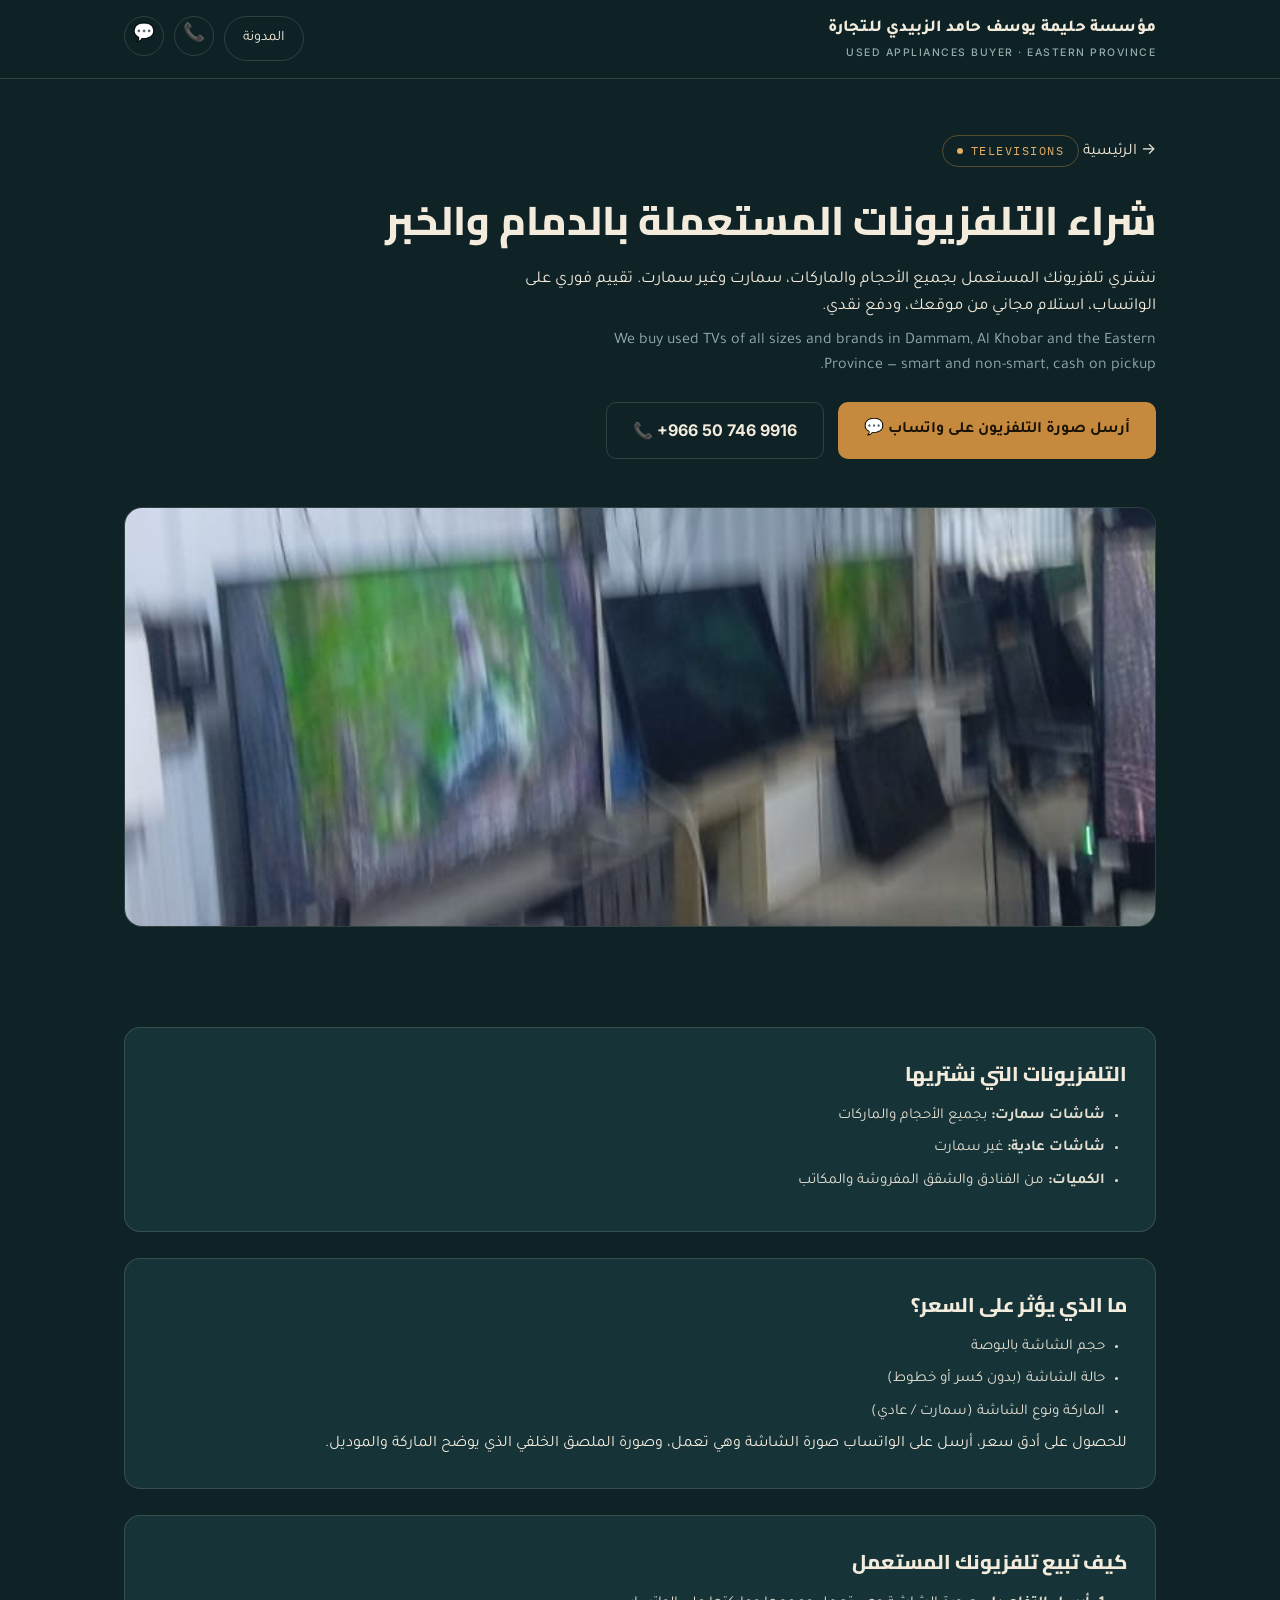
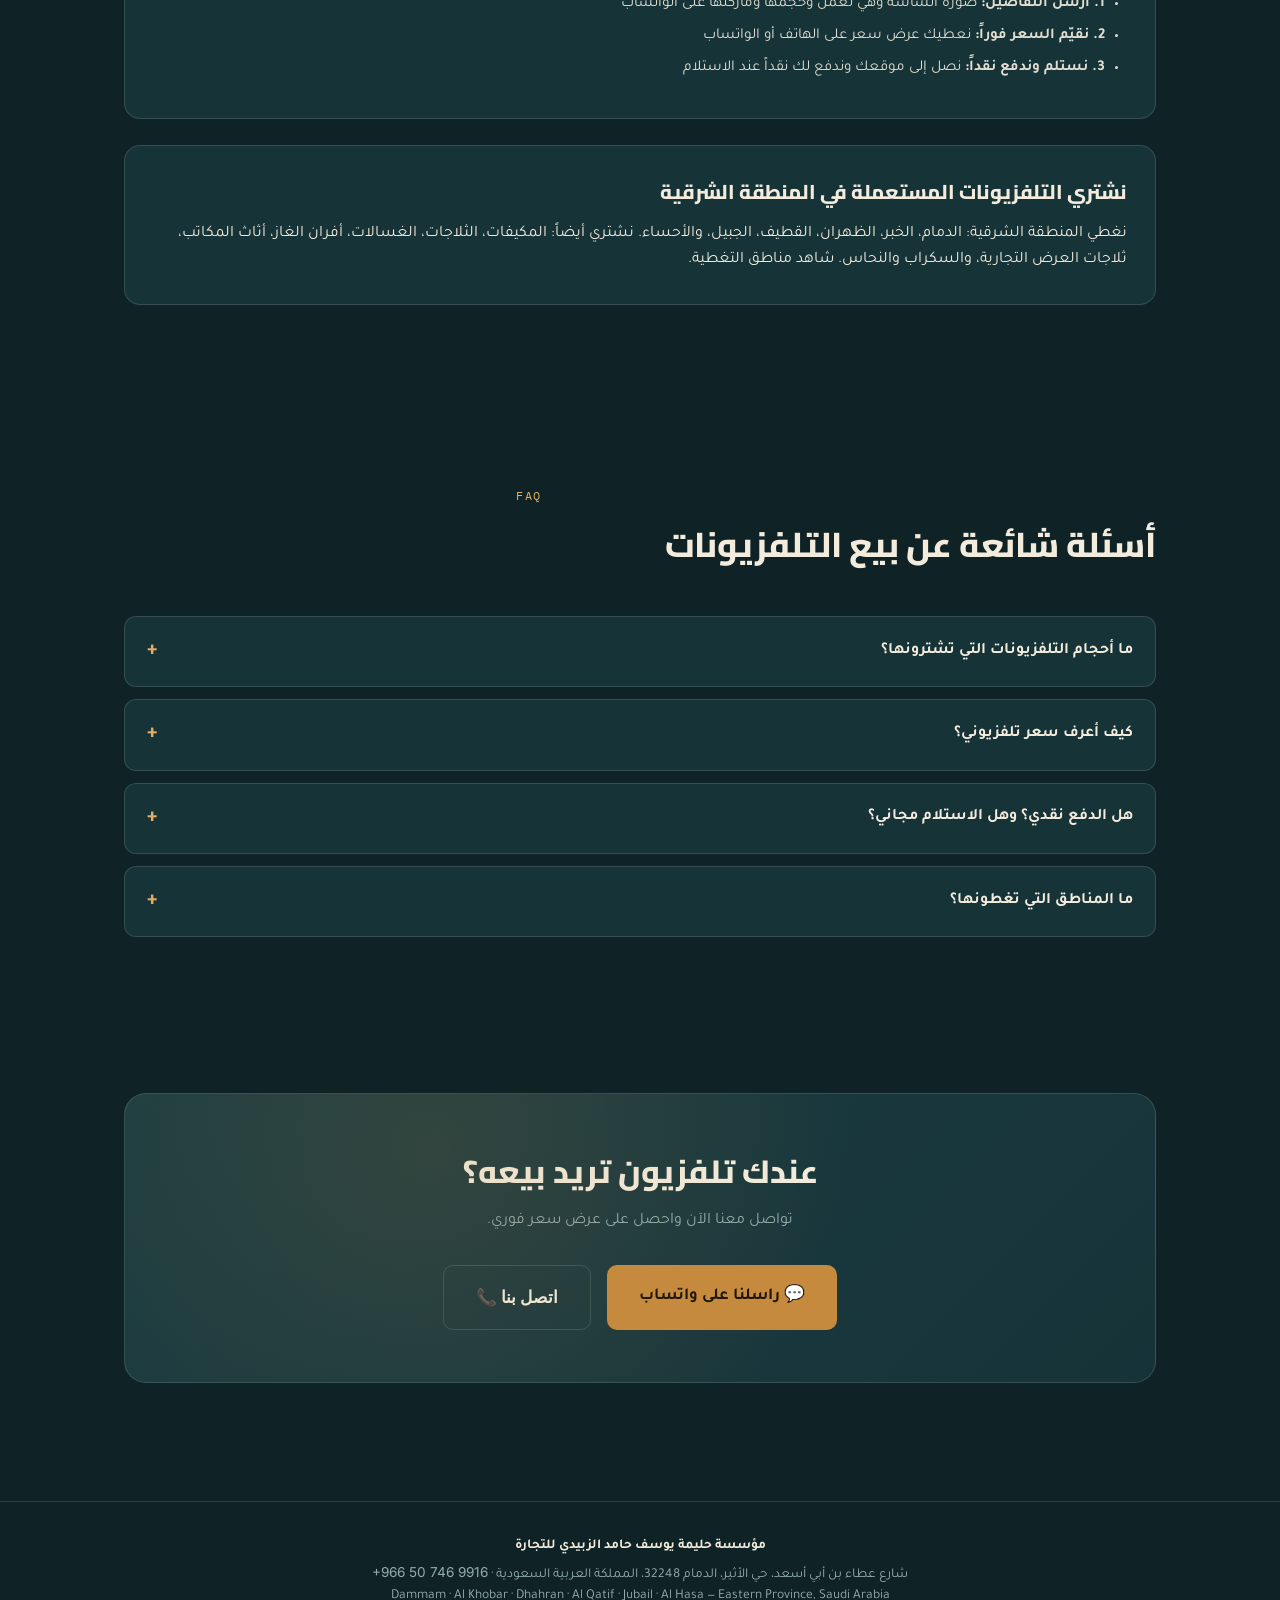
<file: tv.html>
<!DOCTYPE html>
<html lang="ar" dir="rtl">
<head>
<!-- Google tag (gtag.js) -->
<script async src="https://www.googletagmanager.com/gtag/js?id=AW-18125519177"></script>
<script>
  window.dataLayer = window.dataLayer || [];
  function gtag(){dataLayer.push(arguments);}
  gtag('js', new Date());
  gtag('config', 'AW-18125519177');

  // Conversion tracking for phone/WhatsApp clicks
  function gtag_report_conversion(url, label) {
    var already_navigated = false;
    var navigate = function () {
      if (already_navigated) return;
      already_navigated = true;
      if (typeof(url) != 'undefined') {
        window.location = url;
      }
    };
    gtag('event', 'conversion', {
        'send_to': 'AW-18125519177/' + label,
        'event_callback': navigate
    });
    setTimeout(navigate, 1000); // safety fallback: never block the user
    return false;
  }
</script>
<meta charset="UTF-8">
<meta name="viewport" content="width=device-width, initial-scale=1.0">
<title>شراء التلفزيونات المستعملة بالدمام والخبر نقداً | مؤسسة حليمة الزبيدي</title>
<meta name="description" content="نشتري التلفزيونات المستعملة سمارت وعادي بجميع الأحجام والماركات في الدمام والخبر والظهران والقطيف والجبيل والأحساء. تقييم فوري، استلام مجاني، ودفع نقدي في نفس اليوم. واتساب: 0507469916">
<link rel="canonical" href="https://halimayusuftrading6728-cell.github.io/halima-appliances-website/tv.html">
<meta name="robots" content="index, follow">
<meta property="og:type" content="website">
<meta property="og:locale" content="ar_SA">
<meta property="og:site_name" content="مؤسسة حليمة يوسف حامد الزبيدي للتجارة">
<meta property="og:title" content="نشتري تلفزيونك المستعمل بالدمام والخبر نقداً">
<meta property="og:description" content="سمارت وعادي، جميع الأحجام والماركات. استلام مجاني ودفع نقدي.">
<meta property="og:url" content="https://halimayusuftrading6728-cell.github.io/halima-appliances-website/tv.html">
<meta property="og:image" content="https://halimayusuftrading6728-cell.github.io/halima-appliances-website/images/tv-1.jpg">
<link rel="preconnect" href="https://fonts.googleapis.com">
<link rel="preconnect" href="https://fonts.gstatic.com" crossorigin>
<link href="https://fonts.googleapis.com/css2?family=Cairo:wght@700;800;900&family=Tajawal:wght@400;500;700&family=IBM+Plex+Mono:wght@500;600&family=Inter:wght@400;500;600&display=swap" rel="stylesheet">
<link rel="stylesheet" href="style.css">
</head>
<body>

<header>
  <div class="header-inner wrap">
    <div class="brand">
      <a href="index.html" style="color:inherit; text-decoration:none;">مؤسسة حليمة يوسف حامد الزبيدي للتجارة</a>
      <small>Used Appliances Buyer · Eastern Province</small>
    </div>
    <div class="header-cta">
      <a class="btn-outline" style="padding:10px 18px; border-radius:100px; font-size:0.9rem;" href="blog.html">المدونة</a>
      <a class="btn-icon" href="tel:+966507469916" title="اتصال" onclick="return gtag_report_conversion(this.href, 'HOLhCPulwtQcEMny9cJD')">📞</a>
      <a class="btn-icon" href="https://wa.me/966507469916?text=%D8%A7%D9%84%D8%B3%D9%84%D8%A7%D9%85%20%D8%B9%D9%84%D9%8A%D9%83%D9%85%D8%8C%20%D8%B9%D9%86%D8%AF%D9%8A%20%D8%AA%D9%84%D9%81%D8%B2%D9%8A%D9%88%D9%86%20%D9%85%D8%B3%D8%AA%D8%B9%D9%85%D9%84%20%D9%84%D9%84%D8%A8%D9%8A%D8%B9" title="واتساب" onclick="return gtag_report_conversion(this.href, 'cvoeCKr2xtQcEMny9cJD')">💬</a>
    </div>
  </div>
</header>

<section class="cat-hero">
  <div class="wrap">
    <a class="back-link" href="index.html">→ الرئيسية</a>
    <span class="eyebrow">TELEVISIONS</span>
    <h1>شراء التلفزيونات المستعملة بالدمام والخبر</h1>
    <p class="ar">نشتري تلفزيونك المستعمل بجميع الأحجام والماركات، سمارت وغير سمارت. تقييم فوري على الواتساب، استلام مجاني من موقعك، ودفع نقدي.</p>
    <p class="en">We buy used TVs of all sizes and brands in Dammam, Al Khobar and the Eastern Province — smart and non-smart, cash on pickup.</p>
    <div class="hero-actions" style="margin:22px 0;">
      <a class="btn btn-primary" href="https://wa.me/966507469916?text=%D8%A7%D9%84%D8%B3%D9%84%D8%A7%D9%85%20%D8%B9%D9%84%D9%8A%D9%83%D9%85%D8%8C%20%D8%B9%D9%86%D8%AF%D9%8A%20%D8%AA%D9%84%D9%81%D8%B2%D9%8A%D9%88%D9%86%20%D9%85%D8%B3%D8%AA%D8%B9%D9%85%D9%84%20%D9%84%D9%84%D8%A8%D9%8A%D8%B9" onclick="return gtag_report_conversion(this.href, 'cvoeCKr2xtQcEMny9cJD')">أرسل صورة التلفزيون على واتساب 💬</a>
      <a class="btn btn-outline ltr" href="tel:+966507469916" onclick="return gtag_report_conversion(this.href, 'HOLhCPulwtQcEMny9cJD')">📞 +966 50 746 9916</a>
    </div>
    <img src="images/tv-1.jpg" alt="شراء تلفزيون مستعمل في الدمام">
  </div>
</section>

<section>
  <div class="wrap">
    <div class="info-block">
      <h2>التلفزيونات التي نشتريها</h2>
      <ul>
        <li><strong>شاشات سمارت:</strong> بجميع الأحجام والماركات</li>
        <li><strong>شاشات عادية:</strong> غير سمارت</li>
        <li><strong>الكميات:</strong> من الفنادق والشقق المفروشة والمكاتب</li>
      </ul>
    </div>
    <div class="info-block">
      <h2>ما الذي يؤثر على السعر؟</h2>
      <ul>
        <li>حجم الشاشة بالبوصة</li>
        <li>حالة الشاشة (بدون كسر أو خطوط)</li>
        <li>الماركة ونوع الشاشة (سمارت / عادي)</li>
      </ul>
      <p>للحصول على أدق سعر، أرسل على الواتساب صورة الشاشة وهي تعمل، وصورة الملصق الخلفي الذي يوضح الماركة والموديل.</p>
    </div>
    <div class="info-block">
      <h2>كيف تبيع تلفزيونك المستعمل</h2>
      <ul>
        <li><strong>1. أرسل التفاصيل:</strong> صورة الشاشة وهي تعمل وحجمها وماركتها على الواتساب</li>
        <li><strong>2. نقيّم السعر فوراً:</strong> نعطيك عرض سعر على الهاتف أو الواتساب</li>
        <li><strong>3. نستلم وندفع نقداً:</strong> نصل إلى موقعك وندفع لك نقداً عند الاستلام</li>
      </ul>
    </div>
    <div class="info-block">
      <h2>نشتري التلفزيونات المستعملة في المنطقة الشرقية</h2>
      <p>نغطي المنطقة الشرقية: الدمام، الخبر، الظهران، القطيف، الجبيل، والأحساء. نشتري أيضاً: <a href="ac.html">المكيفات</a>، <a href="fridge.html">الثلاجات</a>، <a href="washer.html">الغسالات</a>، <a href="oven.html">أفران الغاز</a>، <a href="chairs.html">أثاث المكاتب</a>، <a href="coolers.html">ثلاجات العرض التجارية</a>، و<a href="scrap.html">السكراب والنحاس</a>. <a href="areas.html">شاهد مناطق التغطية</a>.</p>
    </div>
  </div>
</section>

<section id="faq">
  <div class="wrap">
    <div class="section-head">
      <span class="section-tag">FAQ</span>
      <h2>أسئلة شائعة عن بيع التلفزيونات</h2>
    </div>
    <div class="faq-list">
      <details class="faq-item">
        <summary>ما أحجام التلفزيونات التي تشترونها؟</summary>
        <p>نشتري جميع الأحجام والماركات، سمارت وغير سمارت.</p>
      </details>
      <details class="faq-item">
        <summary>كيف أعرف سعر تلفزيوني؟</summary>
        <p>أرسل صورة الشاشة وهي تعمل وصورة الملصق الخلفي على الواتساب، ونعطيك عرض سعر فوري.</p>
      </details>
      <details class="faq-item">
        <summary>هل الدفع نقدي؟ وهل الاستلام مجاني؟</summary>
        <p>نعم، ندفع نقداً كاملاً عند الاستلام، وخدمة الاستلام من موقعك مجانية ضمن مناطق الخدمة.</p>
      </details>
      <details class="faq-item">
        <summary>ما المناطق التي تغطونها؟</summary>
        <p>نغطي المنطقة الشرقية: الدمام، الخبر، الظهران، القطيف، الجبيل، والأحساء.</p>
      </details>
    </div>
  </div>
</section>

<section>
  <div class="wrap">
    <div class="contact-panel" style="margin-bottom:40px;">
      <h2>عندك تلفزيون تريد بيعه؟</h2>
      <p>تواصل معنا الآن واحصل على عرض سعر فوري.</p>
      <div class="contact-actions">
        <a class="btn btn-primary btn-lg" href="https://wa.me/966507469916?text=%D8%A7%D9%84%D8%B3%D9%84%D8%A7%D9%85%20%D8%B9%D9%84%D9%8A%D9%83%D9%85%D8%8C%20%D8%B9%D9%86%D8%AF%D9%8A%20%D8%AA%D9%84%D9%81%D8%B2%D9%8A%D9%88%D9%86%20%D9%85%D8%B3%D8%AA%D8%B9%D9%85%D9%84%20%D9%84%D9%84%D8%A8%D9%8A%D8%B9" onclick="return gtag_report_conversion(this.href, 'cvoeCKr2xtQcEMny9cJD')">💬 راسلنا على واتساب</a>
        <a class="btn btn-outline btn-lg ltr" href="tel:+966507469916" onclick="return gtag_report_conversion(this.href, 'HOLhCPulwtQcEMny9cJD')">📞 اتصل بنا</a>
      </div>
    </div>
  </div>
</section>

<footer>
  <div class="wrap">
    <div class="biz">مؤسسة حليمة يوسف حامد الزبيدي للتجارة</div>
    <address style="font-style:normal;">شارع عطاء بن أبي أسعد، حي الأثير، الدمام 32248، المملكة العربية السعودية · <a href="tel:+966507469916" class="ltr">+966 50 746 9916</a></address>
    <div>Dammam · Al Khobar · Dhahran · Al Qatif · Jubail · Al Hasa — Eastern Province, Saudi Arabia</div>
  </div>
</footer>

<div class="sticky-bar">
  <a href="tel:+966507469916" class="sticky-btn sticky-call" onclick="return gtag_report_conversion(this.href, 'HOLhCPulwtQcEMny9cJD')">📞 اتصل الآن</a>
  <a href="https://wa.me/966507469916?text=%D8%A7%D9%84%D8%B3%D9%84%D8%A7%D9%85%20%D8%B9%D9%84%D9%8A%D9%83%D9%85%D8%8C%20%D8%B9%D9%86%D8%AF%D9%8A%20%D8%AA%D9%84%D9%81%D8%B2%D9%8A%D9%88%D9%86%20%D9%85%D8%B3%D8%AA%D8%B9%D9%85%D9%84%20%D9%84%D9%84%D8%A8%D9%8A%D8%B9" class="sticky-btn sticky-wa" onclick="return gtag_report_conversion(this.href, 'cvoeCKr2xtQcEMny9cJD')">💬 واتساب</a>
</div>

<script type="application/ld+json">
{
  "@context": "https://schema.org",
  "@type": "Service",
  "name": "شراء التلفزيونات المستعملة",
  "serviceType": "شراء التلفزيونات المستعملة",
  "description": "نشتري التلفزيونات المستعملة بجميع الأحجام والماركات، مع استلام مجاني ودفع نقدي في المنطقة الشرقية.",
  "url": "https://halimayusuftrading6728-cell.github.io/halima-appliances-website/tv.html",
  "provider": {
    "@type": "LocalBusiness",
    "@id": "https://halimayusuftrading6728-cell.github.io/halima-appliances-website/#business",
    "name": "مؤسسة حليمة يوسف حامد الزبيدي للتجارة",
    "telephone": "+966507469916",
    "address": {
      "@type": "PostalAddress",
      "streetAddress": "شارع عطاء بن أبي أسعد، حي الأثير",
      "addressLocality": "الدمام",
      "postalCode": "32248",
      "addressCountry": "SA"
    }
  },
  "areaServed": [
    {
      "@type": "City",
      "name": "الدمام"
    },
    {
      "@type": "City",
      "name": "الخبر"
    },
    {
      "@type": "City",
      "name": "الظهران"
    },
    {
      "@type": "City",
      "name": "القطيف"
    },
    {
      "@type": "City",
      "name": "الجبيل"
    },
    {
      "@type": "City",
      "name": "الأحساء"
    }
  ]
}
</script>
<script type="application/ld+json">
{
  "@context": "https://schema.org",
  "@type": "BreadcrumbList",
  "itemListElement": [
    {
      "@type": "ListItem",
      "position": 1,
      "name": "الرئيسية",
      "item": "https://halimayusuftrading6728-cell.github.io/halima-appliances-website/"
    },
    {
      "@type": "ListItem",
      "position": 2,
      "name": "شراء التلفزيونات المستعملة",
      "item": "https://halimayusuftrading6728-cell.github.io/halima-appliances-website/tv.html"
    }
  ]
}
</script>
<script type="application/ld+json">
{
  "@context": "https://schema.org",
  "@type": "FAQPage",
  "mainEntity": [
    {
      "@type": "Question",
      "name": "ما أحجام التلفزيونات التي تشترونها؟",
      "acceptedAnswer": {
        "@type": "Answer",
        "text": "نشتري جميع الأحجام والماركات، سمارت وغير سمارت."
      }
    },
    {
      "@type": "Question",
      "name": "كيف أعرف سعر تلفزيوني؟",
      "acceptedAnswer": {
        "@type": "Answer",
        "text": "أرسل صورة الشاشة وهي تعمل وصورة الملصق الخلفي على الواتساب، ونعطيك عرض سعر فوري."
      }
    },
    {
      "@type": "Question",
      "name": "هل الدفع نقدي؟ وهل الاستلام مجاني؟",
      "acceptedAnswer": {
        "@type": "Answer",
        "text": "نعم، ندفع نقداً كاملاً عند الاستلام، وخدمة الاستلام من موقعك مجانية ضمن مناطق الخدمة."
      }
    },
    {
      "@type": "Question",
      "name": "ما المناطق التي تغطونها؟",
      "acceptedAnswer": {
        "@type": "Answer",
        "text": "نغطي المنطقة الشرقية: الدمام، الخبر، الظهران، القطيف، الجبيل، والأحساء."
      }
    }
  ]
}
</script>

</body>
</html>
</file>
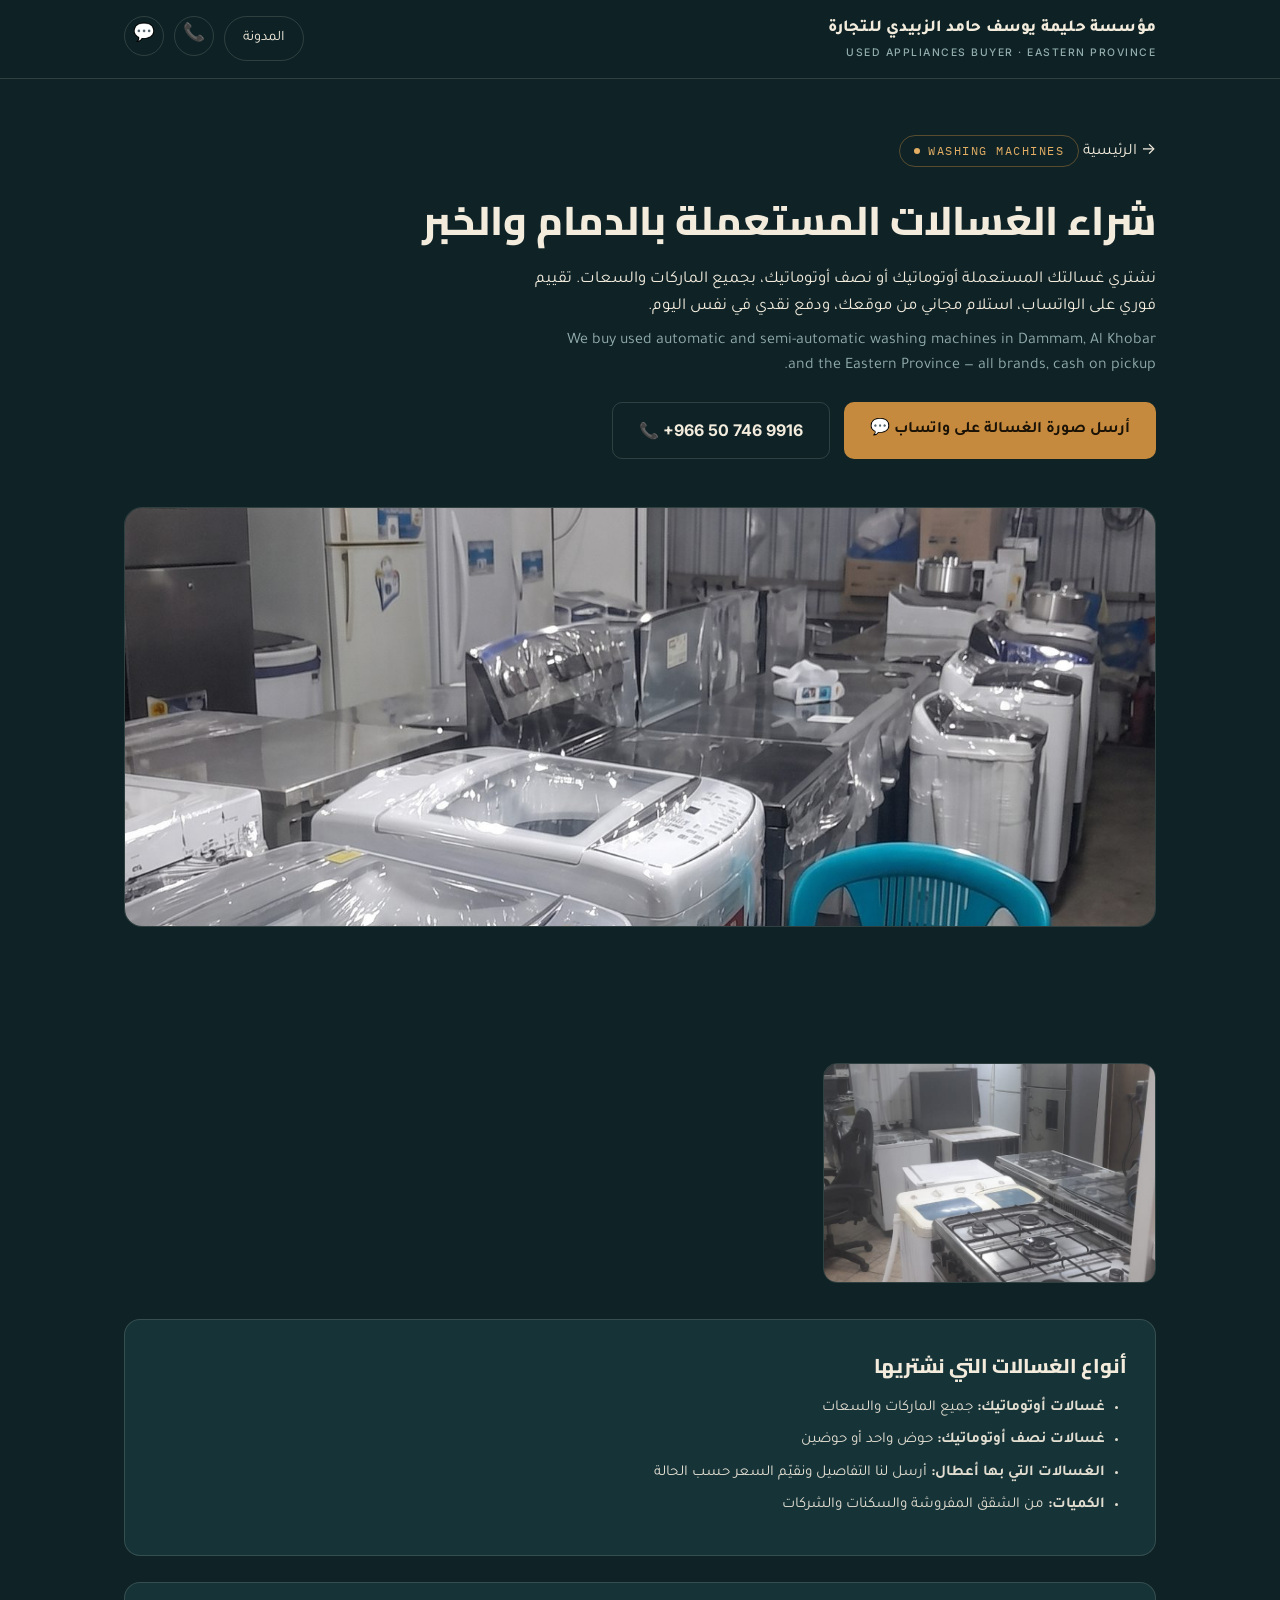
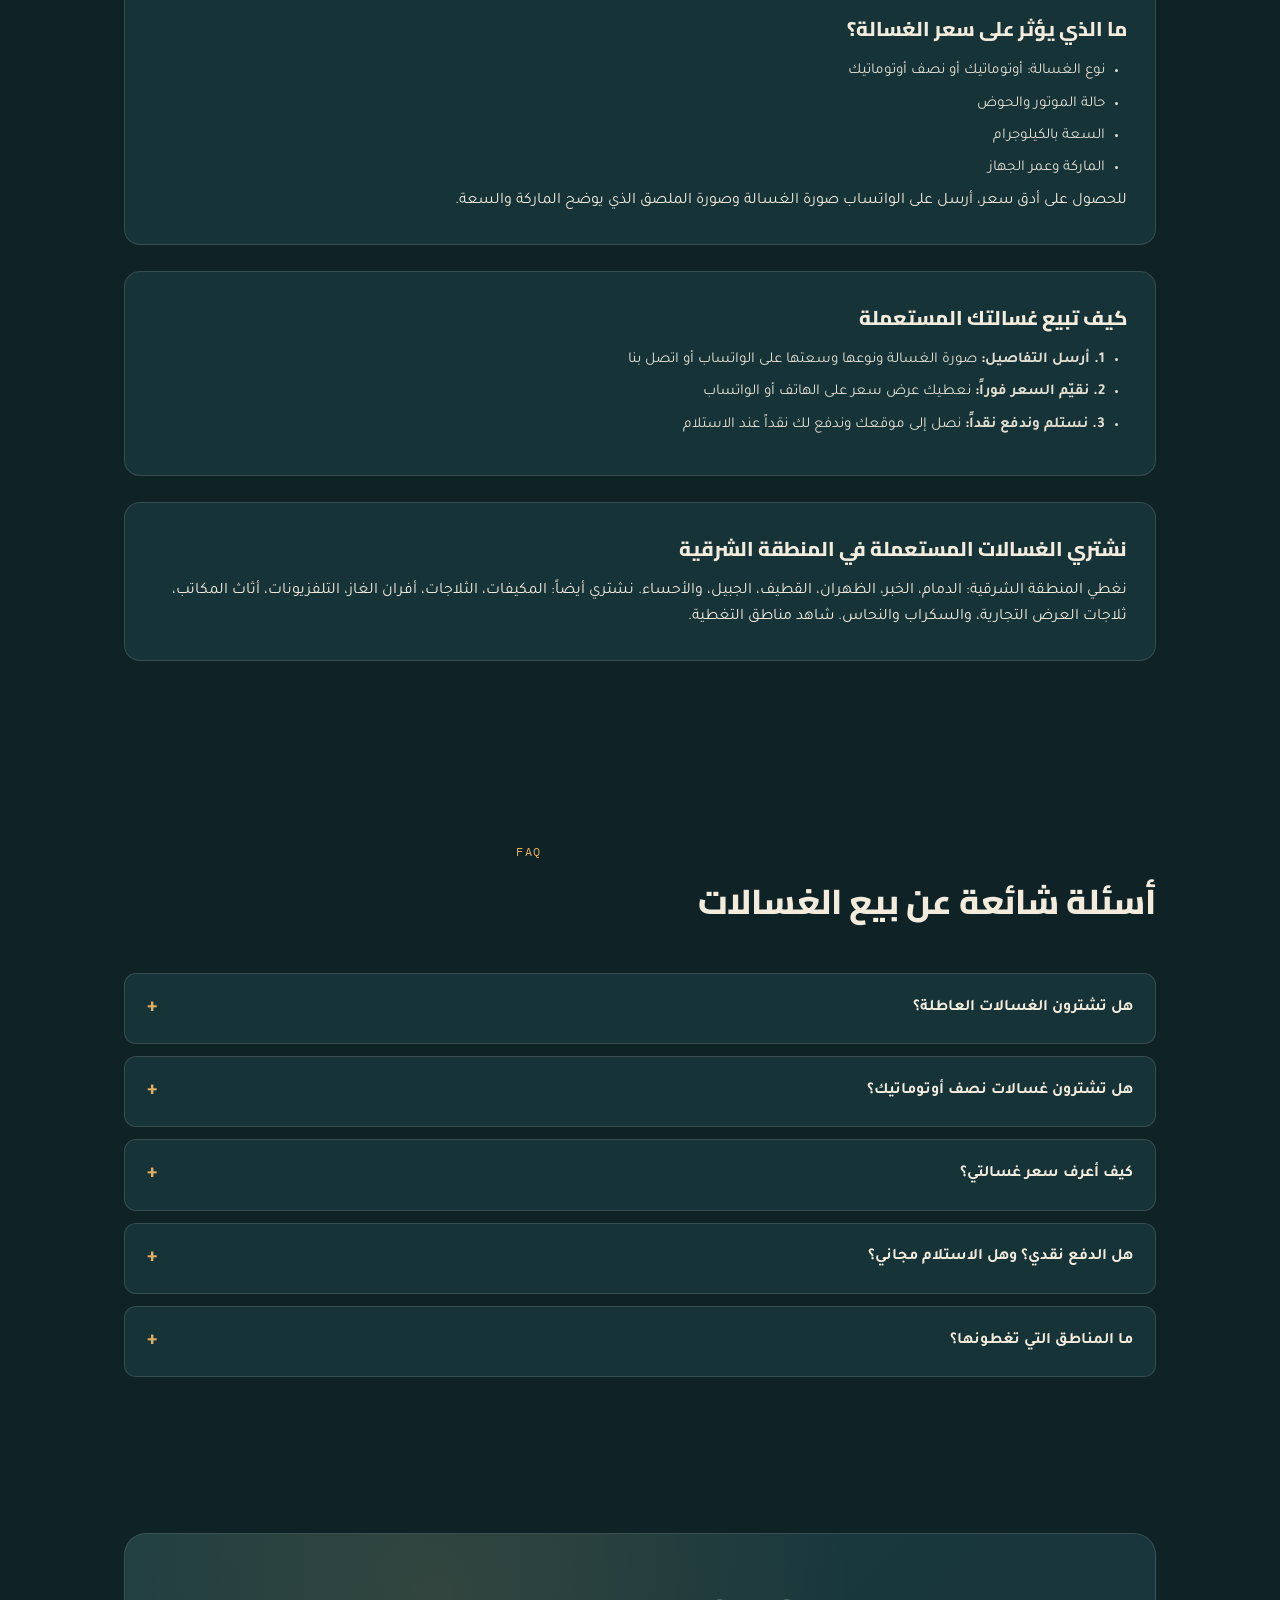
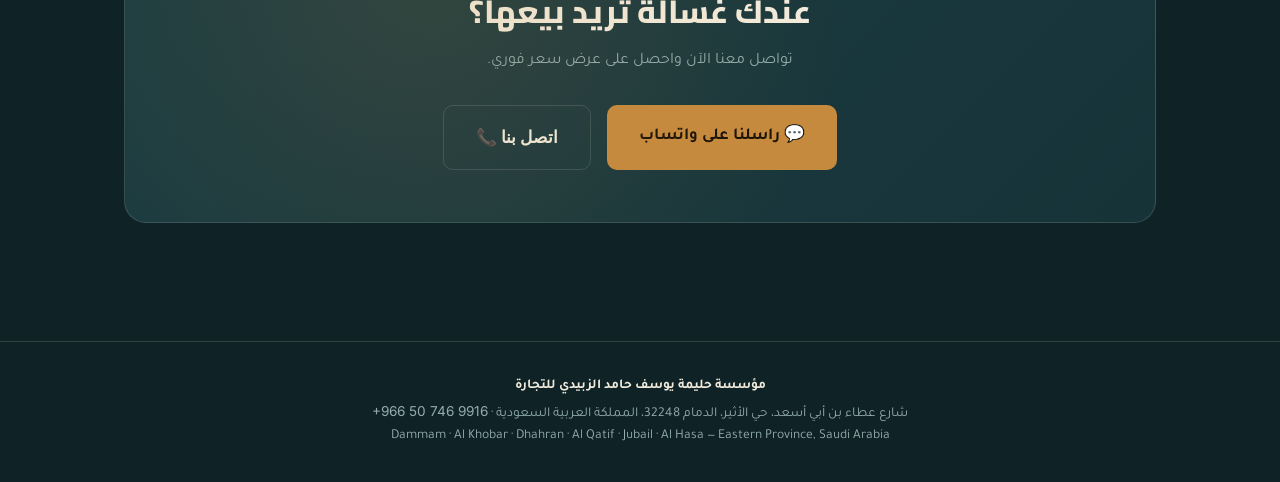
<file: washer.html>
<!DOCTYPE html>
<html lang="ar" dir="rtl">
<head>
<!-- Google tag (gtag.js) -->
<script async src="https://www.googletagmanager.com/gtag/js?id=AW-18125519177"></script>
<script>
  window.dataLayer = window.dataLayer || [];
  function gtag(){dataLayer.push(arguments);}
  gtag('js', new Date());
  gtag('config', 'AW-18125519177');

  // Conversion tracking for phone/WhatsApp clicks
  function gtag_report_conversion(url, label) {
    var already_navigated = false;
    var navigate = function () {
      if (already_navigated) return;
      already_navigated = true;
      if (typeof(url) != 'undefined') {
        window.location = url;
      }
    };
    gtag('event', 'conversion', {
        'send_to': 'AW-18125519177/' + label,
        'event_callback': navigate
    });
    setTimeout(navigate, 1000); // safety fallback: never block the user
    return false;
  }
</script>
<meta charset="UTF-8">
<meta name="viewport" content="width=device-width, initial-scale=1.0">
<title>شراء الغسالات المستعملة بالدمام والخبر نقداً | مؤسسة حليمة الزبيدي</title>
<meta name="description" content="نشتري الغسالات المستعملة أوتوماتيك ونصف أوتوماتيك بجميع الماركات والسعات في الدمام والخبر والظهران والقطيف والجبيل والأحساء. تقييم فوري، استلام مجاني، ودفع نقدي في نفس اليوم. واتساب: 0507469916">
<link rel="canonical" href="https://halimayusuftrading6728-cell.github.io/halima-appliances-website/washer.html">
<meta name="robots" content="index, follow">
<meta property="og:type" content="website">
<meta property="og:locale" content="ar_SA">
<meta property="og:site_name" content="مؤسسة حليمة يوسف حامد الزبيدي للتجارة">
<meta property="og:title" content="نشتري غسالتك المستعملة بالدمام والخبر نقداً">
<meta property="og:description" content="أوتوماتيك ونصف أوتوماتيك بجميع الماركات. استلام مجاني ودفع نقدي في نفس اليوم.">
<meta property="og:url" content="https://halimayusuftrading6728-cell.github.io/halima-appliances-website/washer.html">
<meta property="og:image" content="https://halimayusuftrading6728-cell.github.io/halima-appliances-website/images/washer-1.jpg">
<link rel="preconnect" href="https://fonts.googleapis.com">
<link rel="preconnect" href="https://fonts.gstatic.com" crossorigin>
<link href="https://fonts.googleapis.com/css2?family=Cairo:wght@700;800;900&family=Tajawal:wght@400;500;700&family=IBM+Plex+Mono:wght@500;600&family=Inter:wght@400;500;600&display=swap" rel="stylesheet">
<link rel="stylesheet" href="style.css">
</head>
<body>

<header>
  <div class="header-inner wrap">
    <div class="brand">
      <a href="index.html" style="color:inherit; text-decoration:none;">مؤسسة حليمة يوسف حامد الزبيدي للتجارة</a>
      <small>Used Appliances Buyer · Eastern Province</small>
    </div>
    <div class="header-cta">
      <a class="btn-outline" style="padding:10px 18px; border-radius:100px; font-size:0.9rem;" href="blog.html">المدونة</a>
      <a class="btn-icon" href="tel:+966507469916" title="اتصال" onclick="return gtag_report_conversion(this.href, 'HOLhCPulwtQcEMny9cJD')">📞</a>
      <a class="btn-icon" href="https://wa.me/966507469916?text=%D8%A7%D9%84%D8%B3%D9%84%D8%A7%D9%85%20%D8%B9%D9%84%D9%8A%D9%83%D9%85%D8%8C%20%D8%B9%D9%86%D8%AF%D9%8A%20%D8%BA%D8%B3%D8%A7%D9%84%D8%A9%20%D9%85%D8%B3%D8%AA%D8%B9%D9%85%D9%84%D8%A9%20%D9%84%D9%84%D8%A8%D9%8A%D8%B9" title="واتساب" onclick="return gtag_report_conversion(this.href, 'cvoeCKr2xtQcEMny9cJD')">💬</a>
    </div>
  </div>
</header>

<section class="cat-hero">
  <div class="wrap">
    <a class="back-link" href="index.html">→ الرئيسية</a>
    <span class="eyebrow">WASHING MACHINES</span>
    <h1>شراء الغسالات المستعملة بالدمام والخبر</h1>
    <p class="ar">نشتري غسالتك المستعملة أوتوماتيك أو نصف أوتوماتيك، بجميع الماركات والسعات. تقييم فوري على الواتساب، استلام مجاني من موقعك، ودفع نقدي في نفس اليوم.</p>
    <p class="en">We buy used automatic and semi-automatic washing machines in Dammam, Al Khobar and the Eastern Province — all brands, cash on pickup.</p>
    <div class="hero-actions" style="margin:22px 0;">
      <a class="btn btn-primary" href="https://wa.me/966507469916?text=%D8%A7%D9%84%D8%B3%D9%84%D8%A7%D9%85%20%D8%B9%D9%84%D9%8A%D9%83%D9%85%D8%8C%20%D8%B9%D9%86%D8%AF%D9%8A%20%D8%BA%D8%B3%D8%A7%D9%84%D8%A9%20%D9%85%D8%B3%D8%AA%D8%B9%D9%85%D9%84%D8%A9%20%D9%84%D9%84%D8%A8%D9%8A%D8%B9" onclick="return gtag_report_conversion(this.href, 'cvoeCKr2xtQcEMny9cJD')">أرسل صورة الغسالة على واتساب 💬</a>
      <a class="btn btn-outline ltr" href="tel:+966507469916" onclick="return gtag_report_conversion(this.href, 'HOLhCPulwtQcEMny9cJD')">📞 +966 50 746 9916</a>
    </div>
    <img src="images/washer-1.jpg" alt="غسالات مستعملة اشتريناها في الدمام">
  </div>
</section>

<section>
  <div class="wrap">
    <div class="gallery">
      <img src="images/washer-2.jpg" alt="شراء غسالة أوتوماتيك مستعملة في الخبر" loading="lazy">
    </div>

    <div class="info-block">
      <h2>أنواع الغسالات التي نشتريها</h2>
      <ul>
        <li><strong>غسالات أوتوماتيك:</strong> جميع الماركات والسعات</li>
        <li><strong>غسالات نصف أوتوماتيك:</strong> حوض واحد أو حوضين</li>
        <li><strong>الغسالات التي بها أعطال:</strong> أرسل لنا التفاصيل ونقيّم السعر حسب الحالة</li>
        <li><strong>الكميات:</strong> من الشقق المفروشة والسكنات والشركات</li>
      </ul>
    </div>
    <div class="info-block">
      <h2>ما الذي يؤثر على سعر الغسالة؟</h2>
      <ul>
        <li>نوع الغسالة: أوتوماتيك أو نصف أوتوماتيك</li>
        <li>حالة الموتور والحوض</li>
        <li>السعة بالكيلوجرام</li>
        <li>الماركة وعمر الجهاز</li>
      </ul>
      <p>للحصول على أدق سعر، أرسل على الواتساب صورة الغسالة وصورة الملصق الذي يوضح الماركة والسعة.</p>
    </div>
    <div class="info-block">
      <h2>كيف تبيع غسالتك المستعملة</h2>
      <ul>
        <li><strong>1. أرسل التفاصيل:</strong> صورة الغسالة ونوعها وسعتها على الواتساب أو اتصل بنا</li>
        <li><strong>2. نقيّم السعر فوراً:</strong> نعطيك عرض سعر على الهاتف أو الواتساب</li>
        <li><strong>3. نستلم وندفع نقداً:</strong> نصل إلى موقعك وندفع لك نقداً عند الاستلام</li>
      </ul>
    </div>
    <div class="info-block">
      <h2>نشتري الغسالات المستعملة في المنطقة الشرقية</h2>
      <p>نغطي المنطقة الشرقية: الدمام، الخبر، الظهران، القطيف، الجبيل، والأحساء. نشتري أيضاً: <a href="ac.html">المكيفات</a>، <a href="fridge.html">الثلاجات</a>، <a href="oven.html">أفران الغاز</a>، <a href="tv.html">التلفزيونات</a>، <a href="chairs.html">أثاث المكاتب</a>، <a href="coolers.html">ثلاجات العرض التجارية</a>، و<a href="scrap.html">السكراب والنحاس</a>. <a href="areas.html">شاهد مناطق التغطية</a>.</p>
    </div>
  </div>
</section>

<section id="faq">
  <div class="wrap">
    <div class="section-head">
      <span class="section-tag">FAQ</span>
      <h2>أسئلة شائعة عن بيع الغسالات</h2>
    </div>
    <div class="faq-list">
      <details class="faq-item">
        <summary>هل تشترون الغسالات العاطلة؟</summary>
        <p>نعم، نقيّم الغسالة أياً كانت حالتها. أرسل لنا التفاصيل على الواتساب ونعطيك السعر.</p>
      </details>
      <details class="faq-item">
        <summary>هل تشترون غسالات نصف أوتوماتيك؟</summary>
        <p>نعم، نشتري الأوتوماتيك ونصف الأوتوماتيك بجميع الماركات.</p>
      </details>
      <details class="faq-item">
        <summary>كيف أعرف سعر غسالتي؟</summary>
        <p>أرسل صورة الغسالة وصورة الملصق على الواتساب، ونعطيك عرض سعر فوري.</p>
      </details>
      <details class="faq-item">
        <summary>هل الدفع نقدي؟ وهل الاستلام مجاني؟</summary>
        <p>نعم، ندفع نقداً كاملاً عند الاستلام، وخدمة الاستلام من موقعك مجانية ضمن مناطق الخدمة.</p>
      </details>
      <details class="faq-item">
        <summary>ما المناطق التي تغطونها؟</summary>
        <p>نغطي المنطقة الشرقية: الدمام، الخبر، الظهران، القطيف، الجبيل، والأحساء.</p>
      </details>
    </div>
  </div>
</section>

<section>
  <div class="wrap">
    <div class="contact-panel" style="margin-bottom:40px;">
      <h2>عندك غسالة تريد بيعها؟</h2>
      <p>تواصل معنا الآن واحصل على عرض سعر فوري.</p>
      <div class="contact-actions">
        <a class="btn btn-primary btn-lg" href="https://wa.me/966507469916?text=%D8%A7%D9%84%D8%B3%D9%84%D8%A7%D9%85%20%D8%B9%D9%84%D9%8A%D9%83%D9%85%D8%8C%20%D8%B9%D9%86%D8%AF%D9%8A%20%D8%BA%D8%B3%D8%A7%D9%84%D8%A9%20%D9%85%D8%B3%D8%AA%D8%B9%D9%85%D9%84%D8%A9%20%D9%84%D9%84%D8%A8%D9%8A%D8%B9" onclick="return gtag_report_conversion(this.href, 'cvoeCKr2xtQcEMny9cJD')">💬 راسلنا على واتساب</a>
        <a class="btn btn-outline btn-lg ltr" href="tel:+966507469916" onclick="return gtag_report_conversion(this.href, 'HOLhCPulwtQcEMny9cJD')">📞 اتصل بنا</a>
      </div>
    </div>
  </div>
</section>

<footer>
  <div class="wrap">
    <div class="biz">مؤسسة حليمة يوسف حامد الزبيدي للتجارة</div>
    <address style="font-style:normal;">شارع عطاء بن أبي أسعد، حي الأثير، الدمام 32248، المملكة العربية السعودية · <a href="tel:+966507469916" class="ltr">+966 50 746 9916</a></address>
    <div>Dammam · Al Khobar · Dhahran · Al Qatif · Jubail · Al Hasa — Eastern Province, Saudi Arabia</div>
  </div>
</footer>

<div class="sticky-bar">
  <a href="tel:+966507469916" class="sticky-btn sticky-call" onclick="return gtag_report_conversion(this.href, 'HOLhCPulwtQcEMny9cJD')">📞 اتصل الآن</a>
  <a href="https://wa.me/966507469916?text=%D8%A7%D9%84%D8%B3%D9%84%D8%A7%D9%85%20%D8%B9%D9%84%D9%8A%D9%83%D9%85%D8%8C%20%D8%B9%D9%86%D8%AF%D9%8A%20%D8%BA%D8%B3%D8%A7%D9%84%D8%A9%20%D9%85%D8%B3%D8%AA%D8%B9%D9%85%D9%84%D8%A9%20%D9%84%D9%84%D8%A8%D9%8A%D8%B9" class="sticky-btn sticky-wa" onclick="return gtag_report_conversion(this.href, 'cvoeCKr2xtQcEMny9cJD')">💬 واتساب</a>
</div>

<script type="application/ld+json">
{
  "@context": "https://schema.org",
  "@type": "Service",
  "name": "شراء الغسالات المستعملة",
  "serviceType": "شراء الغسالات المستعملة",
  "description": "نشتري الغسالات المستعملة أوتوماتيك ونصف أوتوماتيك، مع استلام مجاني ودفع نقدي في المنطقة الشرقية.",
  "url": "https://halimayusuftrading6728-cell.github.io/halima-appliances-website/washer.html",
  "provider": {
    "@type": "LocalBusiness",
    "@id": "https://halimayusuftrading6728-cell.github.io/halima-appliances-website/#business",
    "name": "مؤسسة حليمة يوسف حامد الزبيدي للتجارة",
    "telephone": "+966507469916",
    "address": {
      "@type": "PostalAddress",
      "streetAddress": "شارع عطاء بن أبي أسعد، حي الأثير",
      "addressLocality": "الدمام",
      "postalCode": "32248",
      "addressCountry": "SA"
    }
  },
  "areaServed": [
    {
      "@type": "City",
      "name": "الدمام"
    },
    {
      "@type": "City",
      "name": "الخبر"
    },
    {
      "@type": "City",
      "name": "الظهران"
    },
    {
      "@type": "City",
      "name": "القطيف"
    },
    {
      "@type": "City",
      "name": "الجبيل"
    },
    {
      "@type": "City",
      "name": "الأحساء"
    }
  ]
}
</script>
<script type="application/ld+json">
{
  "@context": "https://schema.org",
  "@type": "BreadcrumbList",
  "itemListElement": [
    {
      "@type": "ListItem",
      "position": 1,
      "name": "الرئيسية",
      "item": "https://halimayusuftrading6728-cell.github.io/halima-appliances-website/"
    },
    {
      "@type": "ListItem",
      "position": 2,
      "name": "شراء الغسالات المستعملة",
      "item": "https://halimayusuftrading6728-cell.github.io/halima-appliances-website/washer.html"
    }
  ]
}
</script>
<script type="application/ld+json">
{
  "@context": "https://schema.org",
  "@type": "FAQPage",
  "mainEntity": [
    {
      "@type": "Question",
      "name": "هل تشترون الغسالات العاطلة؟",
      "acceptedAnswer": {
        "@type": "Answer",
        "text": "نعم، نقيّم الغسالة أياً كانت حالتها. أرسل لنا التفاصيل على الواتساب ونعطيك السعر."
      }
    },
    {
      "@type": "Question",
      "name": "هل تشترون غسالات نصف أوتوماتيك؟",
      "acceptedAnswer": {
        "@type": "Answer",
        "text": "نعم، نشتري الأوتوماتيك ونصف الأوتوماتيك بجميع الماركات."
      }
    },
    {
      "@type": "Question",
      "name": "كيف أعرف سعر غسالتي؟",
      "acceptedAnswer": {
        "@type": "Answer",
        "text": "أرسل صورة الغسالة وصورة الملصق على الواتساب، ونعطيك عرض سعر فوري."
      }
    },
    {
      "@type": "Question",
      "name": "هل الدفع نقدي؟ وهل الاستلام مجاني؟",
      "acceptedAnswer": {
        "@type": "Answer",
        "text": "نعم، ندفع نقداً كاملاً عند الاستلام، وخدمة الاستلام من موقعك مجانية ضمن مناطق الخدمة."
      }
    },
    {
      "@type": "Question",
      "name": "ما المناطق التي تغطونها؟",
      "acceptedAnswer": {
        "@type": "Answer",
        "text": "نغطي المنطقة الشرقية: الدمام، الخبر، الظهران، القطيف، الجبيل، والأحساء."
      }
    }
  ]
}
</script>

</body>
</html>
</file>
<file: style.css>
:root{
    --bg-deep: #0F2327;
    --bg-panel: #163338;
    --bg-panel-2: #1C3D42;
    --brass: #C68A3E;
    --brass-light: #E3AE64;
    --rust: #B5502E;
    --text-main: #F3ECDD;
    --text-muted: #92ACAC;
    --line: rgba(243,236,221,0.14);
  }

  *{box-sizing:border-box; margin:0; padding:0;}

  html{scroll-behavior:smooth;}

  body{
    background:var(--bg-deep);
    color:var(--text-main);
    font-family:'Tajawal', 'Inter', sans-serif;
    line-height:1.6;
    overflow-x:hidden;
  }

  .ltr{ direction:ltr; unicode-bidi:isolate; font-family:'Inter', sans-serif; }
  .mono{ font-family:'IBM Plex Mono', monospace; direction:ltr; unicode-bidi:isolate; }

  h1,h2,h3{ font-family:'Cairo', sans-serif; font-weight:800; }

  a{ color:inherit; text-decoration:none; }

  .wrap{ max-width:1080px; margin:0 auto; padding:0 24px; }

  /* ---------- Header ---------- */
  header{
    position:sticky; top:0; z-index:50;
    background:rgba(15,35,39,0.92);
    backdrop-filter:blur(8px);
    border-bottom:1px solid var(--line);
  }
  .header-inner{
    display:flex; align-items:center; justify-content:space-between;
    padding:16px 24px;
  }
  .brand{
    font-size:1.05rem; font-weight:800; letter-spacing:0.2px;
  }
  .brand small{
    display:block; font-family:'Inter',sans-serif; font-weight:500; font-size:0.65rem;
    color:var(--text-muted); letter-spacing:1.5px; text-transform:uppercase; margin-top:2px;
  }
  .header-cta{
    display:flex; gap:10px;
  }
  .btn-icon{
    width:40px; height:40px; border-radius:50%;
    display:flex; align-items:center; justify-content:center;
    border:1px solid var(--line); font-size:1.1rem;
    transition:border-color .2s, transform .2s;
  }
  .btn-icon:hover{ border-color:var(--brass); transform:translateY(-2px); }

  /* ---------- Hero ---------- */
  .hero{
    position:relative;
    padding:88px 0 100px;
    background:
      radial-gradient(ellipse 900px 500px at 85% -10%, rgba(198,138,62,0.16), transparent 60%),
      var(--bg-deep);
    overflow:hidden;
  }
  .hero-grid{
    display:grid; grid-template-columns: 1.2fr 0.8fr; gap:48px; align-items:center;
  }
  .eyebrow{
    display:inline-flex; align-items:center; gap:8px;
    font-family:'IBM Plex Mono',monospace; font-size:0.72rem; letter-spacing:1.5px;
    color:var(--brass-light); text-transform:uppercase;
    border:1px solid rgba(198,138,62,0.4); padding:6px 14px; border-radius:100px;
    margin-bottom:22px; direction:ltr;
  }
  .eyebrow::before{ content:''; width:6px; height:6px; border-radius:50%; background:var(--brass-light); }
  .hero h1{
    font-size:clamp(2.1rem, 4.6vw, 3.4rem);
    line-height:1.28;
    margin-bottom:20px;
  }
  .hero h1 .accent{ color:var(--brass-light); }
  .hero p.lead{
    font-size:1.15rem; color:var(--text-main); opacity:0.92; margin-bottom:10px; max-width:520px;
  }
  .hero p.lead-en{
    color:var(--text-muted); font-size:0.98rem; max-width:480px; margin-bottom:34px;
  }
  .hero-actions{ display:flex; gap:14px; flex-wrap:wrap; }

  .btn{
    display:inline-flex; align-items:center; gap:10px;
    padding:15px 26px; border-radius:10px; font-weight:700; font-size:1rem;
    transition:transform .2s, box-shadow .2s;
  }
  .btn-primary{ background:var(--brass); color:#1a1206; }
  .btn-primary:hover{ transform:translateY(-2px); box-shadow:0 10px 26px rgba(198,138,62,0.35); }
  .btn-outline{ border:1.5px solid var(--line); color:var(--text-main); }
  .btn-outline:hover{ border-color:var(--brass-light); transform:translateY(-2px); }

  /* Hanging cash tag — signature element */
  .tag-wrap{ display:flex; justify-content:center; position:relative; }
  .tag-string{
    position:absolute; top:-40px; left:50%; width:2px; height:44px;
    background:repeating-linear-gradient(var(--text-muted) 0 6px, transparent 6px 10px);
    transform:translateX(-50%);
  }
  .cash-tag{
    width:210px; background:var(--bg-panel-2);
    border:1.5px dashed rgba(198,138,62,0.55);
    border-radius:14px; padding:26px 18px;
    text-align:center; position:relative;
    transform:rotate(4deg);
    box-shadow:0 24px 50px -18px rgba(0,0,0,0.55);
  }
  .cash-tag::before{
    content:''; position:absolute; top:-10px; left:50%; transform:translateX(-50%);
    width:20px; height:20px; border-radius:50%;
    background:var(--bg-deep); border:1.5px dashed rgba(198,138,62,0.55);
  }
  .cash-tag .amount{ font-family:'IBM Plex Mono',monospace; font-size:2rem; color:var(--brass-light); font-weight:600; direction:ltr; }
  .cash-tag .amount-label{ font-size:0.8rem; color:var(--text-muted); margin-top:4px; }
  .cash-tag .divider{ height:1px; background:var(--line); margin:16px 0; }
  .cash-tag ul{ list-style:none; text-align:right; font-size:0.86rem; color:var(--text-main); }
  .cash-tag li{ padding:3px 0; }

  /* ---------- Section shared ---------- */
  section{ padding:78px 0; }
  .section-head{ margin-bottom:44px; max-width:640px; }
  .section-tag{
    font-family:'IBM Plex Mono',monospace; font-size:0.72rem; color:var(--brass-light);
    letter-spacing:1.5px; text-transform:uppercase; margin-bottom:12px; display:block; direction:ltr;
  }
  .section-head h2{ font-size:clamp(1.6rem,3vw,2.15rem); margin-bottom:10px; }
  .section-head p{ color:var(--text-muted); font-size:1rem; }

  /* ---------- What we buy (hanging tags grid) ---------- */
  .items-grid{
    display:grid; grid-template-columns:repeat(auto-fit, minmax(220px, 1fr)); gap:24px;
  }
  .item-tag{
    display:block;
    background:var(--bg-panel);
    border:1px solid var(--line);
    border-radius:16px; padding:30px 26px 26px;
    position:relative;
    transition:transform .2s, border-color .2s;
  }
  .item-tag:nth-child(odd){ transform:rotate(-1deg); }
  .item-tag:nth-child(even){ transform:rotate(1deg); }
  .item-tag:hover{ border-color:var(--brass); transform:rotate(0deg) translateY(-4px); }
  .item-tag .hole{
    position:absolute; top:14px; left:14px;
    width:14px; height:14px; border-radius:50%;
    background:var(--bg-deep); border:1px solid var(--line);
  }
  .item-tag .icon{ font-size:1.8rem; margin-bottom:14px; }
  .item-tag h3{ font-size:1.15rem; margin-bottom:8px; }
  .item-tag p.ar{ font-size:0.92rem; color:var(--text-main); opacity:0.85; margin-bottom:6px; }
  .item-tag p.en{ font-size:0.82rem; color:var(--text-muted); }

  /* ---------- Service areas ---------- */
  .areas-row{
    display:flex; flex-wrap:wrap; gap:14px;
  }
  .area-pin{
    display:flex; align-items:center; gap:10px;
    background:var(--bg-panel); border:1px solid var(--line); border-radius:100px;
    padding:12px 20px; font-size:0.95rem; font-weight:500;
  }
  .area-pin::before{ content:'📍'; font-size:0.9rem; }
  .area-pin .en{ color:var(--text-muted); font-size:0.8rem; }

  /* ---------- How it works ---------- */
  .steps{
    display:grid; grid-template-columns:repeat(3,1fr); gap:24px; counter-reset:step;
  }
  .step{
    background:var(--bg-panel); border:1px solid var(--line); border-radius:16px;
    padding:28px 24px; position:relative;
  }
  .step .num{
    font-family:'IBM Plex Mono',monospace; font-size:0.85rem; color:var(--brass-light);
    border:1px solid rgba(198,138,62,0.4); width:34px; height:34px; border-radius:50%;
    display:flex; align-items:center; justify-content:center; margin-bottom:16px; direction:ltr;
  }
  .step h3{ font-size:1.05rem; margin-bottom:8px; font-family:'Tajawal',sans-serif; font-weight:700; }
  .step p.en{ color:var(--text-muted); font-size:0.85rem; margin-top:4px; }

  /* ---------- Contact CTA ---------- */
  .contact-panel{
    background:linear-gradient(135deg, var(--bg-panel-2), var(--bg-panel));
    border:1px solid var(--line); border-radius:22px;
    padding:52px 40px; text-align:center;
    position:relative; overflow:hidden;
  }
  .contact-panel::after{
    content:''; position:absolute; inset:0;
    background:radial-gradient(circle at 30% 20%, rgba(198,138,62,0.14), transparent 55%);
    pointer-events:none;
  }
  .contact-panel h2{ font-size:clamp(1.5rem,3vw,2rem); margin-bottom:12px; }
  .contact-panel p{ color:var(--text-muted); margin-bottom:30px; }
  .contact-actions{ display:flex; gap:16px; justify-content:center; flex-wrap:wrap; }
  .btn-lg{ padding:18px 32px; font-size:1.05rem; }
  .contact-note{
    margin-top:24px; font-size:0.78rem; color:var(--text-muted);
    font-family:'IBM Plex Mono',monospace; direction:ltr;
  }

  /* ---------- Footer ---------- */
  footer{
    border-top:1px solid var(--line); padding:34px 0; text-align:center;
    color:var(--text-muted); font-size:0.85rem;
  }
  footer .biz{ color:var(--text-main); font-weight:700; margin-bottom:4px; }

  /* ---------- Category pages ---------- */
  .cat-hero{ padding:56px 0 10px; }
  .cat-hero img{
    width:100%; max-height:420px; object-fit:cover; border-radius:18px;
    border:1px solid var(--line); margin-top:26px;
  }
  .cat-hero h1{ font-size:clamp(1.9rem,4vw,2.5rem); margin-bottom:14px; }
  .cat-hero p.ar{ font-size:1.05rem; max-width:640px; margin-bottom:8px; }
  .cat-hero p.en{ color:var(--text-muted); max-width:600px; }

  .gallery{
    display:grid; grid-template-columns:repeat(3,1fr); gap:16px; margin:36px 0;
  }
  .gallery img{
    width:100%; height:220px; object-fit:cover; border-radius:14px;
    border:1px solid var(--line); transition:transform .25s;
  }
  .gallery img:hover{ transform:scale(1.02); }

  .info-block{
    background:var(--bg-panel); border:1px solid var(--line); border-radius:16px;
    padding:30px 28px; margin-bottom:26px;
  }
  .info-block h2{ font-size:1.25rem; margin-bottom:14px; }
  .info-block ul{ padding-inline-start:22px; }
  .info-block li{ margin-bottom:8px; font-size:0.95rem; opacity:0.92; }

  @media (max-width: 860px){
    .gallery{ grid-template-columns:repeat(2,1fr); }
  }
  @media (max-width: 560px){
    .gallery{ grid-template-columns:1fr; }
  }

  /* ---------- Trust bar ---------- */
  .trust-bar{
    display:grid; grid-template-columns:repeat(4,1fr); gap:16px;
    background:var(--bg-panel); border:1px solid var(--line); border-radius:16px;
    padding:26px 20px;
  }
  .trust-item{ text-align:center; }
  .trust-num{
    font-family:'IBM Plex Mono',monospace; font-size:1.6rem; font-weight:600;
    color:var(--brass-light); direction:ltr;
  }
  .trust-label{ font-size:0.85rem; color:var(--text-muted); margin-top:4px; }
  @media (max-width:640px){ .trust-bar{ grid-template-columns:repeat(2,1fr); } }

  /* ---------- Reviews ---------- */
  .reviews-grid{
    display:grid; grid-template-columns:repeat(2,1fr); gap:18px;
  }
  .review-card{
    background:var(--bg-panel); border:1px solid var(--line); border-radius:14px;
    padding:22px 24px;
  }
  .review-card .stars{ color:var(--brass-light); font-size:1rem; margin-bottom:10px; direction:ltr; }
  .review-card p{ font-size:0.95rem; opacity:0.9; }
  .map-embed{ margin-top:30px; border:1px solid var(--line); border-radius:16px; overflow:hidden; }
  @media (max-width:640px){ .reviews-grid{ grid-template-columns:1fr; } }

  /* ---------- FAQ ---------- */
  .faq-list{ display:flex; flex-direction:column; gap:12px; }
  .faq-item{
    background:var(--bg-panel); border:1px solid var(--line); border-radius:12px;
    padding:18px 22px;
  }
  .faq-item summary{
    cursor:pointer; font-weight:700; font-size:1rem; list-style:none;
    display:flex; justify-content:space-between; align-items:center;
  }
  .faq-item summary::-webkit-details-marker{ display:none; }
  .faq-item summary::after{ content:'+'; color:var(--brass-light); font-size:1.3rem; }
  .faq-item[open] summary::after{ content:'−'; }
  .faq-item p{ margin-top:12px; color:var(--text-muted); font-size:0.92rem; line-height:1.7; }

  /* ---------- Sticky mobile bar ---------- */
  .sticky-bar{ display:none; }
  @media (max-width: 640px){
    .sticky-bar{
      display:flex; position:fixed; bottom:0; left:0; right:0; z-index:100;
      border-top:1px solid var(--line); background:var(--bg-deep);
    }
    .sticky-btn{
      flex:1; text-align:center; padding:16px 8px; font-weight:700; font-size:0.95rem;
    }
    .sticky-call{ background:var(--bg-panel-2); color:var(--text-main); }
    .sticky-wa{ background:var(--brass); color:#1a1206; }
    body{ padding-bottom:56px; }
  }

  /* ---------- Responsive ---------- */
  @media (max-width: 860px){
    .hero-grid{ grid-template-columns:1fr; }
    .tag-wrap{ margin-top:20px; }
    .items-grid{ grid-template-columns:1fr; }
    .item-tag{ transform:none !important; margin-top:0 !important; }
    .steps{ grid-template-columns:1fr; }
    .contact-panel{ padding:38px 22px; }
  }
</file>
